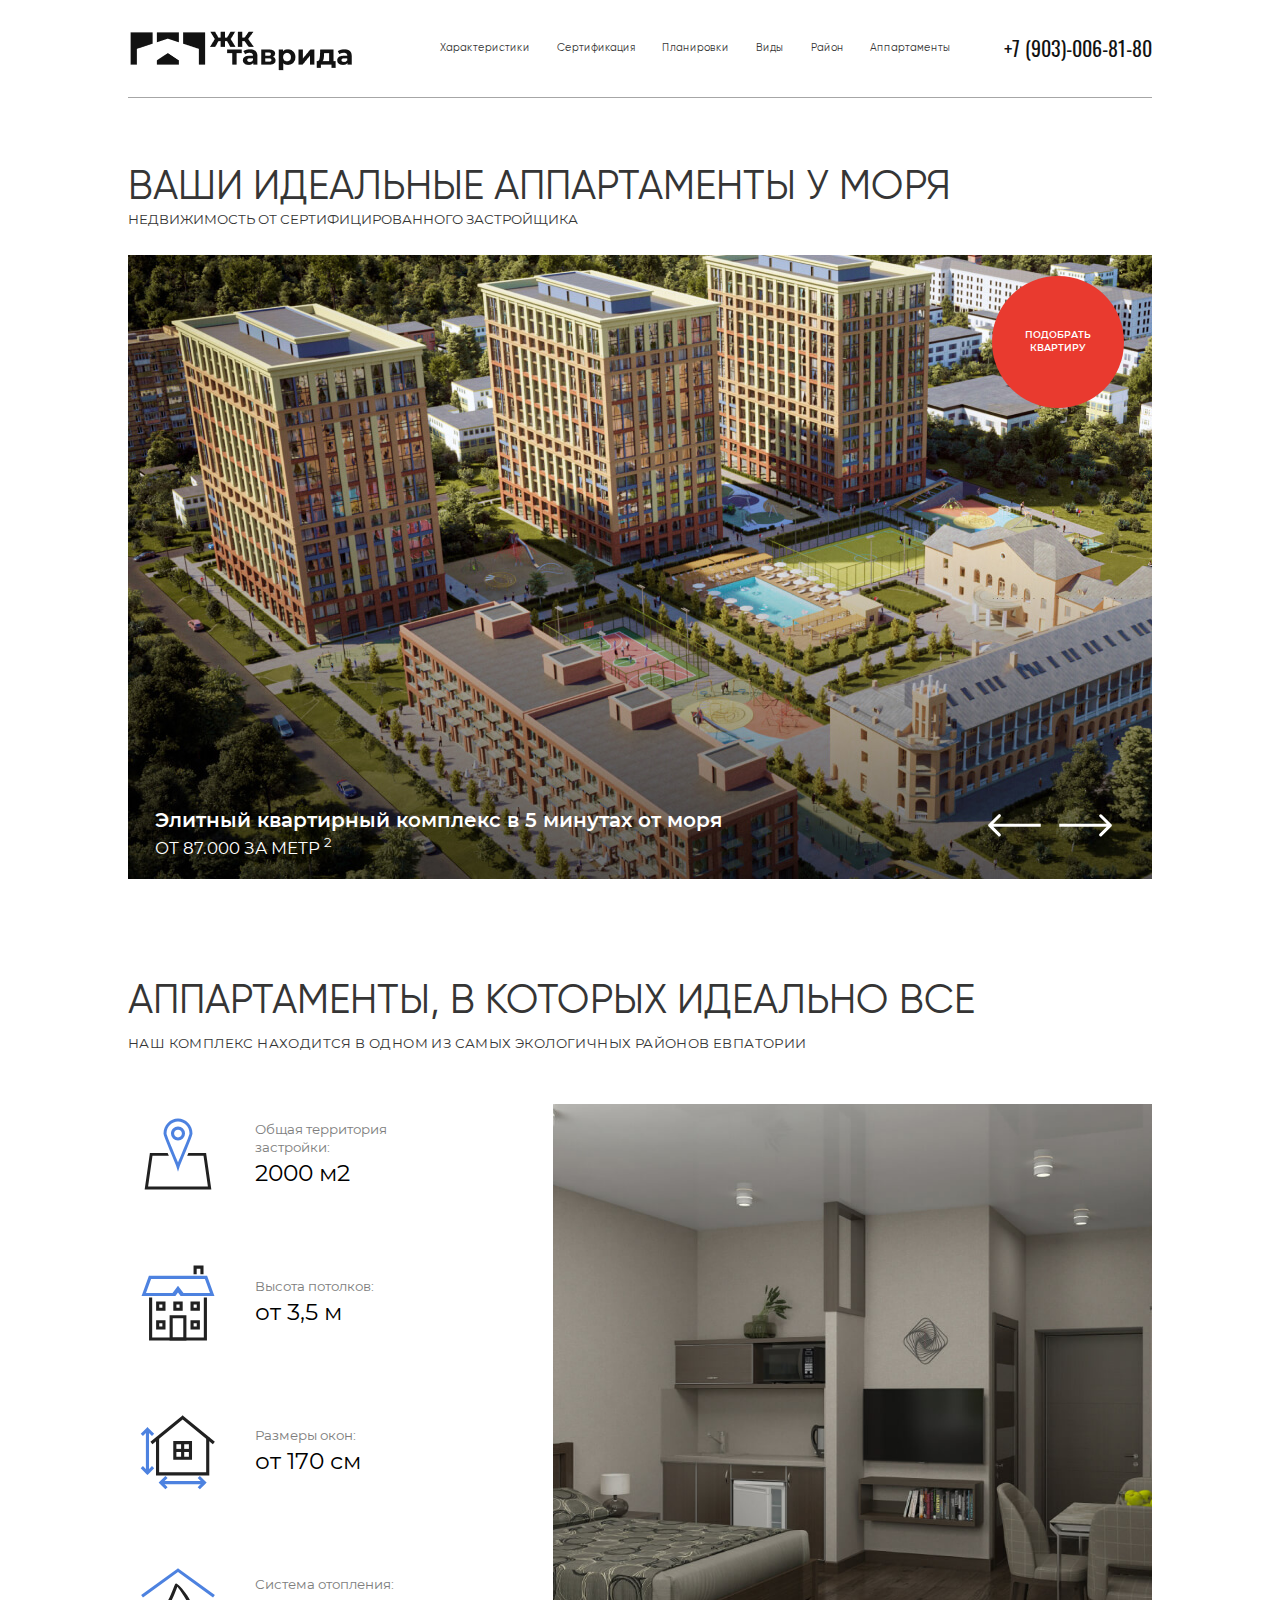
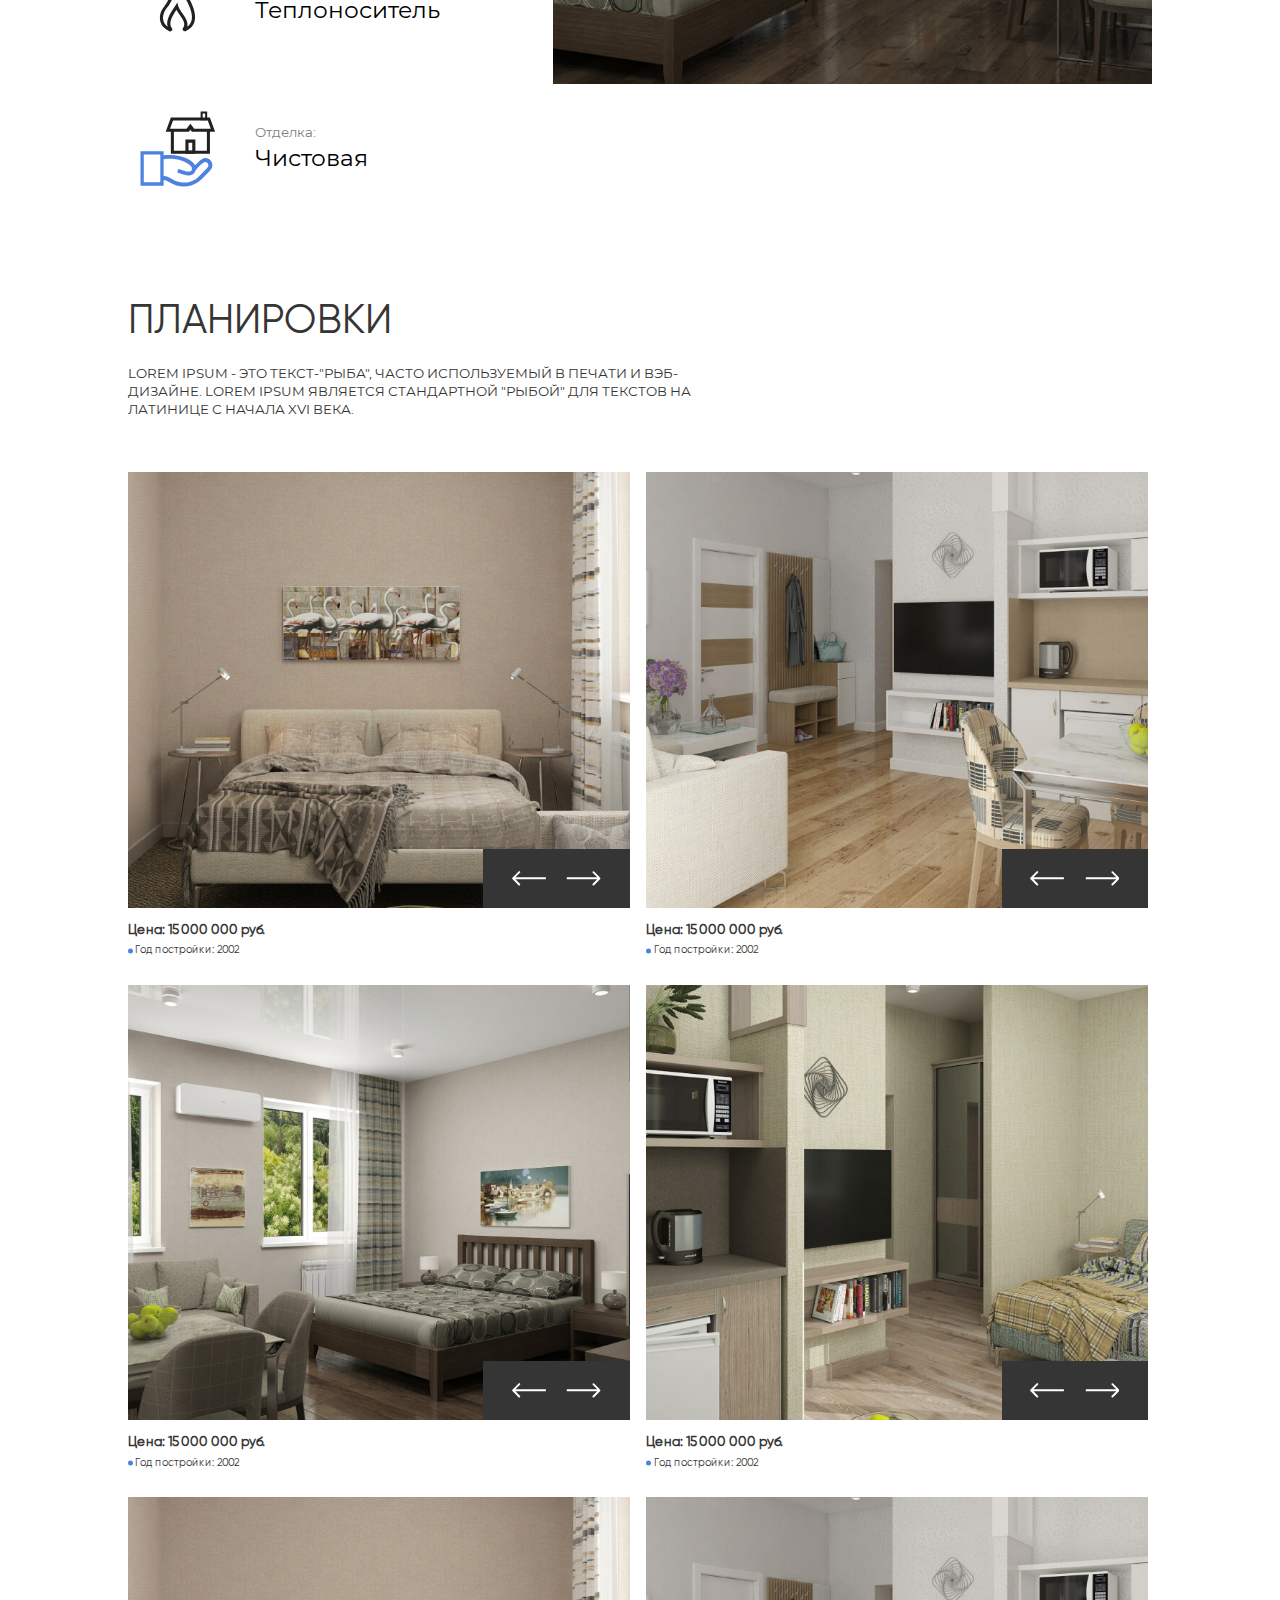
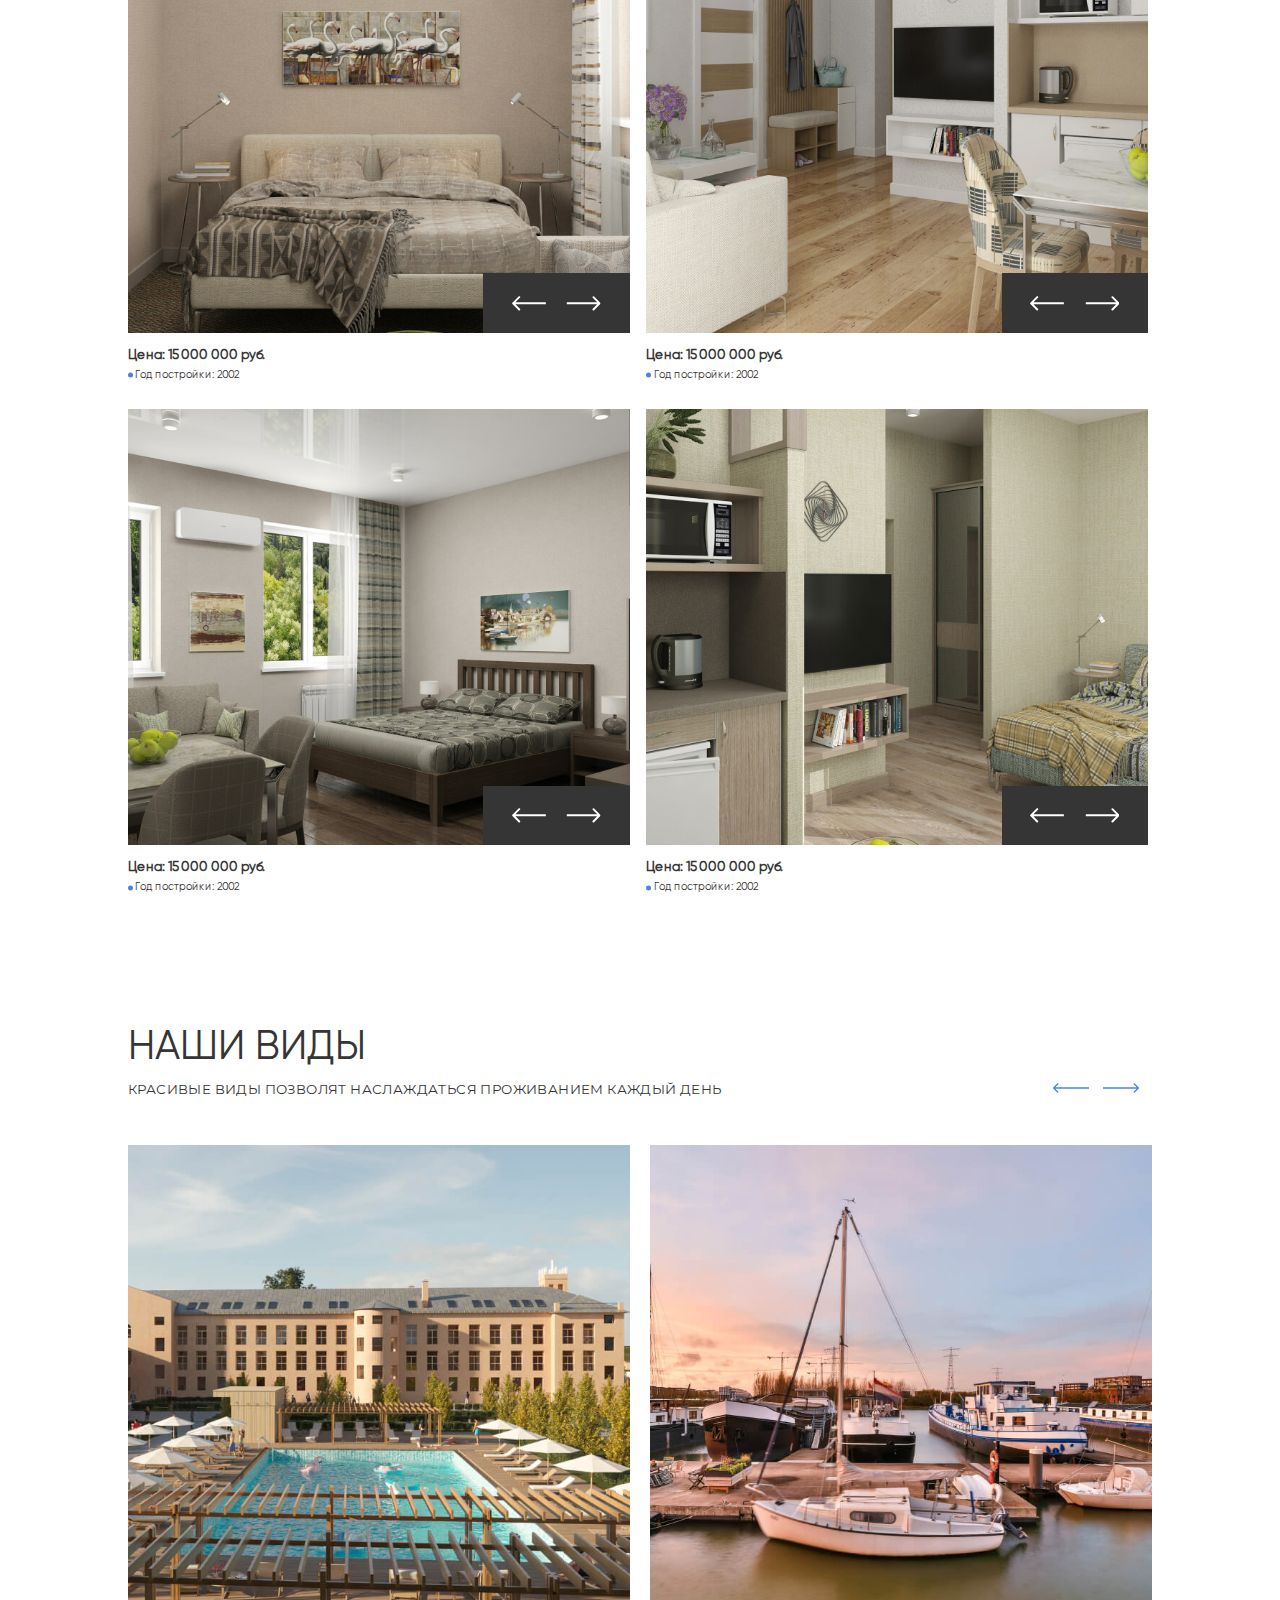
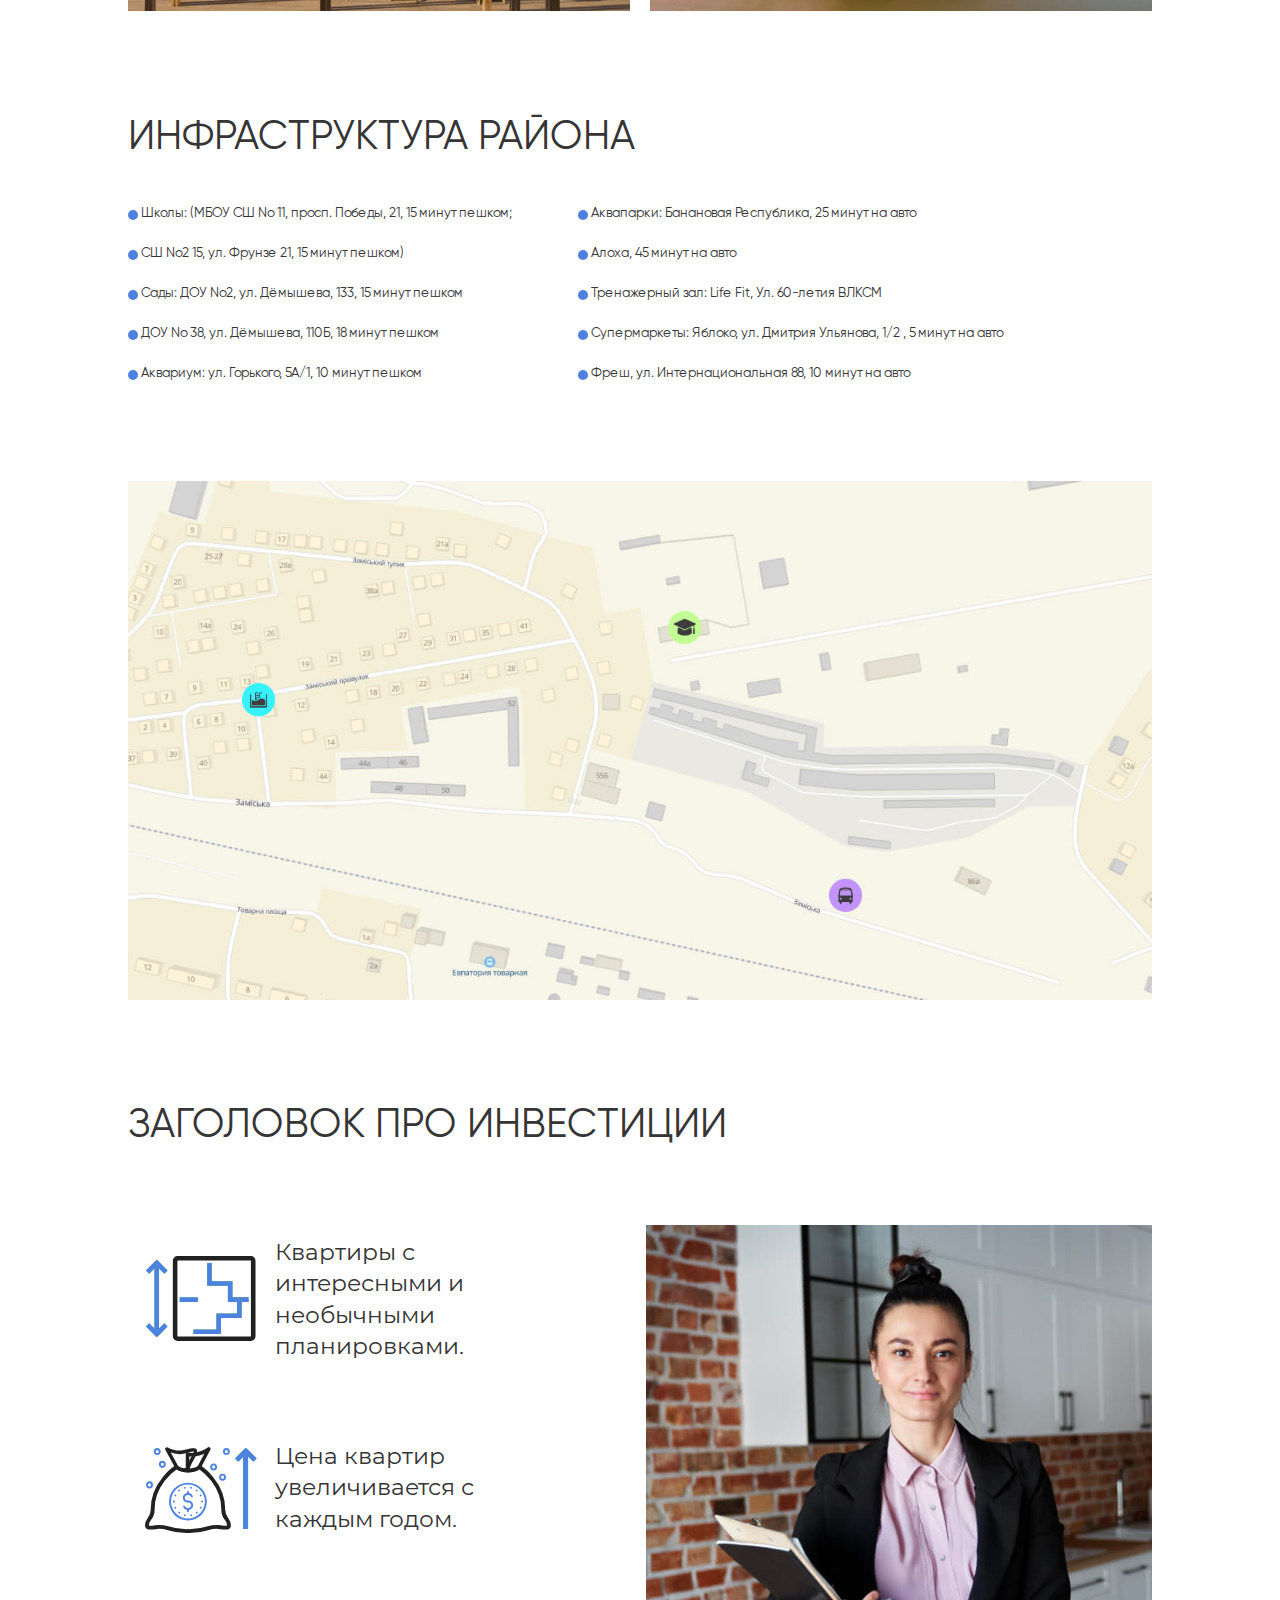
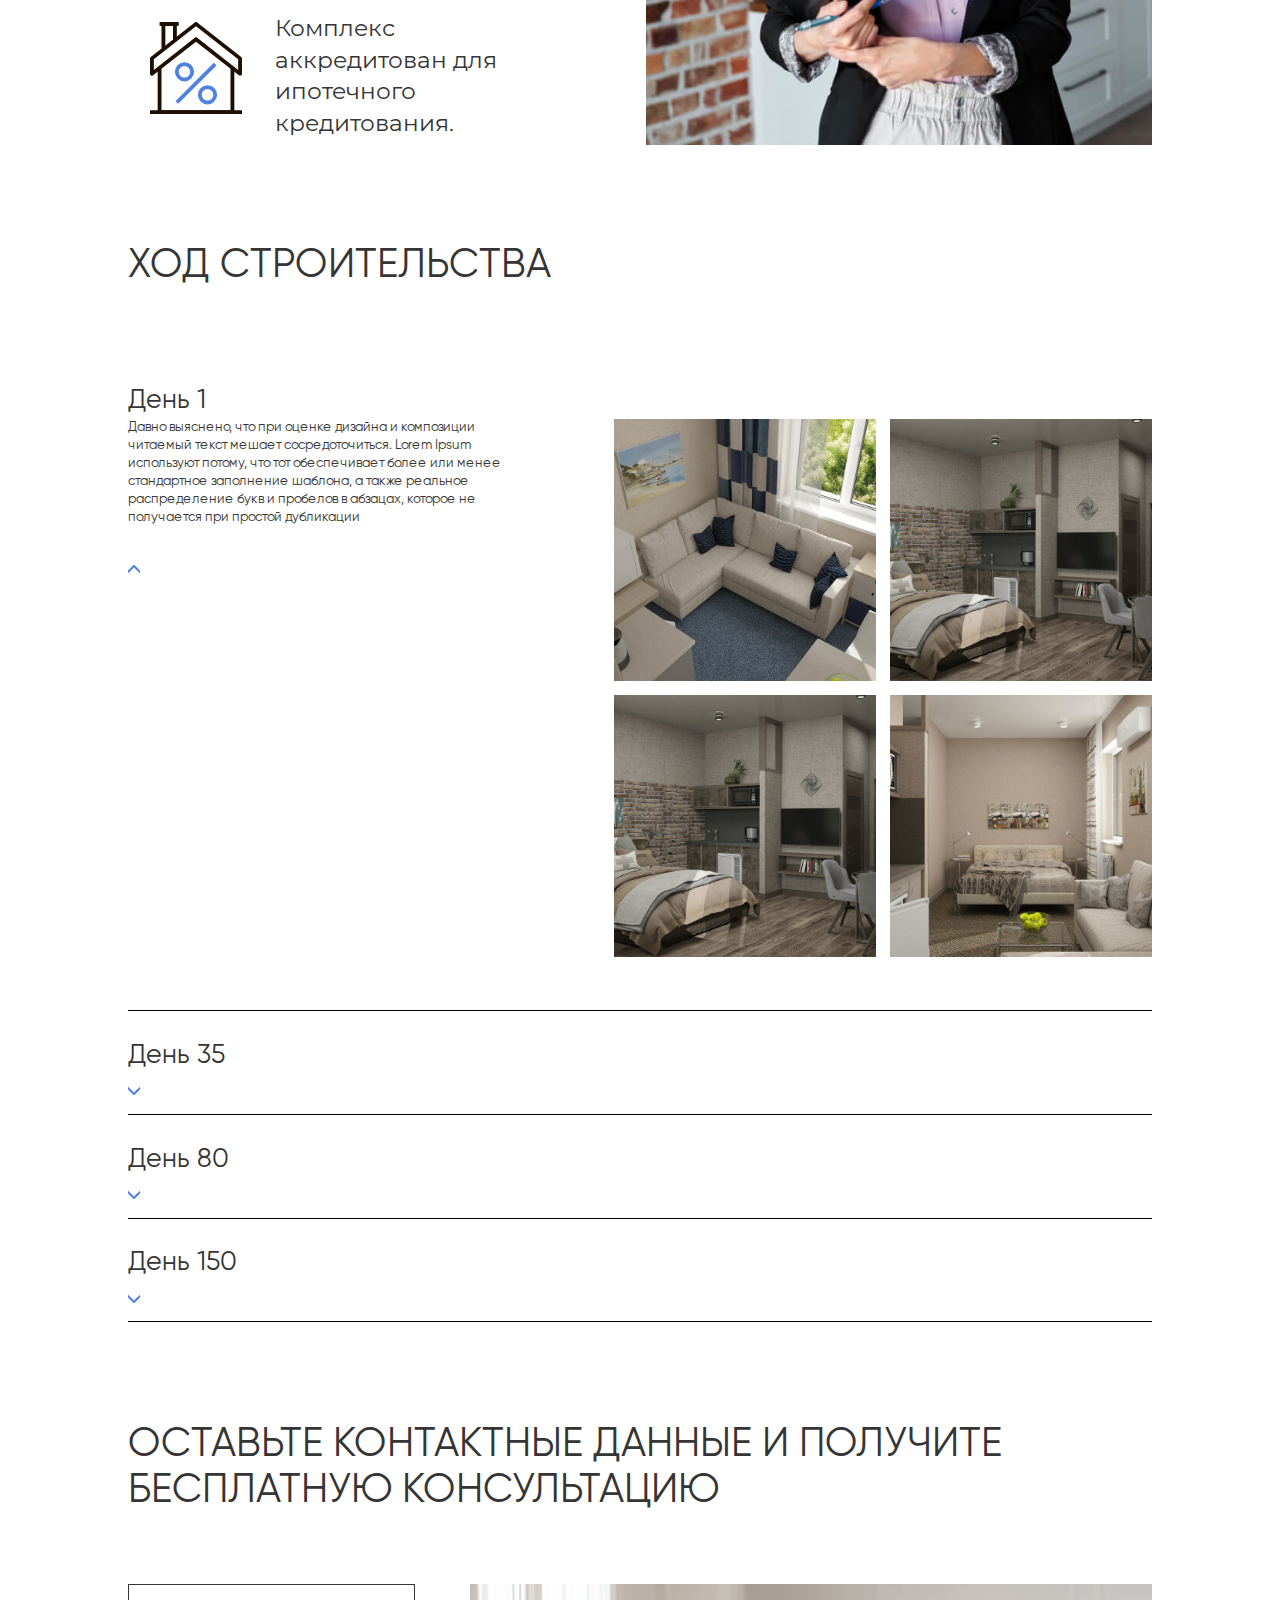
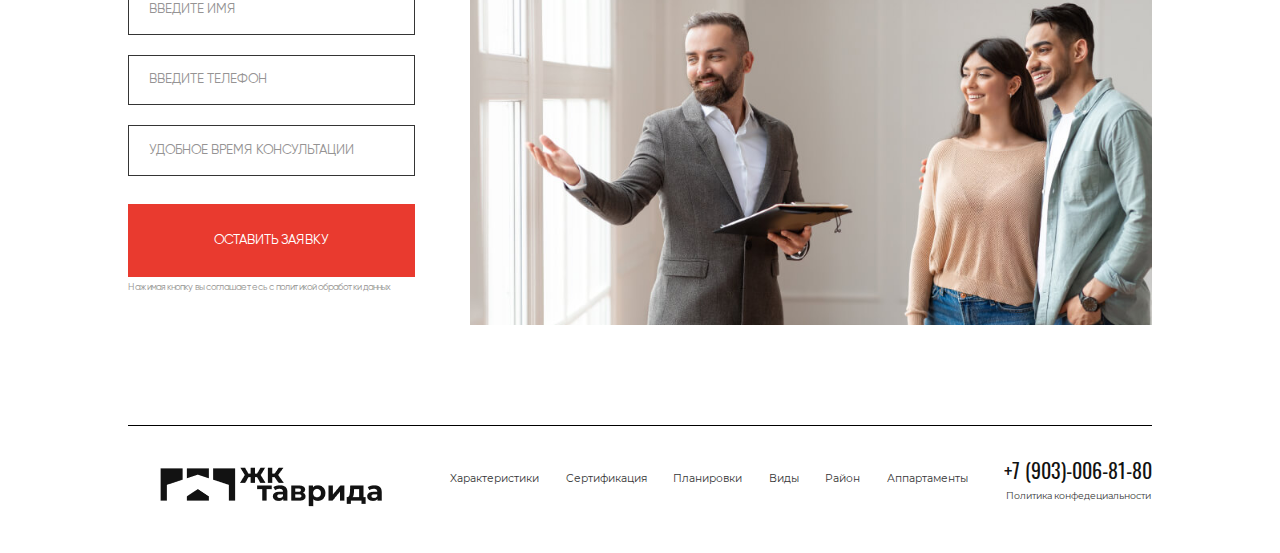
<file: index.html>
<!DOCTYPE html>
<html lang="ru-RU">
  <head>
    <meta charset="UTF-8" />
    <meta name="viewport" content="width=device-width, initial-scale=1.0" />

    <title>Test</title>
    <meta name="description" content="" />

    <link rel="icon" type="image/png" href="favicon/favicon.png" />
<link rel="icon" href="favicon/favicon.svg" />

    <meta property="og:title" content="" />
    <meta property="og:description" content="" />
    <meta property="og:url" content="" />
    <meta property="og:image" content="" />

    <link rel="stylesheet" type="text/css" href="css/main.css" />
    <meta name="format-detection" content="telephone=no" />
  </head>
  <body>
    <header class="header" id="main_header">
  <div class="header__container container">
    <div class="header__wrapper top-wrapper">
      <div class="header__logo logo">
        <picture>
          <source
            media="(min-width: 1024px)"
            srcset="images/global/logo_full.png"
          />
          <source media="(min-width: 320px)" srcset="images/global/logo.png" />
          <img src="images/global/logo.png" alt="Логотип" />
        </picture>
      </div>
      <nav class="header__navigation navigation">
        <div class="header__navigation-wrapper">
          <button class="header__navigation-btn btn--close">
            <svg class="icon">
              <use xlink:href="svg-sprite/sprite.svg#icon-close"></use>
            </svg>
          </button>
          <ul class="header__navigation-list">
            <li class="header__navigation-list-item">
              <a class="scroll" href="#about">Xарактеристики</a>
            </li>
            <li class="header__navigation-list-item">
              <a href="">Cертификация</a>
            </li>
            <li class="header__navigation-list-item">
              <a class="scroll" href="#plans">Планировки</a>
            </li>
            <li class="header__navigation-list-item">
              <a class="scroll" href="#views">Виды</a>
            </li>
            <li class="header__navigation-list-item">
              <a class="scroll" href="#infrastructure">Район</a>
            </li>
            <li class="header__navigation-list-item">
              <a class="scroll" href="#main_header">Аппартаменты</a>
            </li>
          </ul>
        </div>
      </nav>

      <button class="header__menu-toggle menu-toggle">
        <span class="menu-toggle__icon"></span>
      </button>
      <a class="header__call call-desktop" href="tel:7(903)-006-81-80"
        >+7 (903)-006-81-80</a
      >
      <a class="header__call call-tel" href="tel:7(903)-006-81-80">
        <svg class="icon">
          <use xlink:href="svg-sprite/sprite.svg#tel"></use>
        </svg>
      </a>
    </div>
    <h2 class="header__title title title--size-sm">
      Ваши идеальные аппартаменты у моря
    </h2>
    <p class="header__text text">
      Недвижимость от сертифицированного застройщика
    </p>
    <div class="header__intro-swiper swiper-container">
      <div class="swiper-wrapper">
        <div class="swiper-slide intro-slide">
          <div class="intro-slide__content">
            <p class="intro-slide__text">
              Элитный квартирный комплекс в 5 минутах от моря
            </p>
            <span class="intro-slide__text_count"
              >От 87.000 за метр<sup>2</sup>
            </span>
            <a class="intro-slide__link" href=""
              >Подобрать <span>квартиру</span>
            </a>
          </div>
        </div>
      </div>

      <div class="swiper-button-group">
        <button class="swiper-button-prev">
          <svg class="icon">
            <use xlink:href="svg-sprite/sprite.svg#left_arr"></use>
          </svg>
        </button>
        <button class="swiper-button-next">
          <svg class="icon">
            <use xlink:href="svg-sprite/sprite.svg#arr_right"></use>
          </svg>
        </button>
      </div>
    </div>
  </div>
</header>
 <section id="about" class="about">
  <div class="container">
    <h2 class="about__title title title--size-sm wow fadeInDown">
      аппартаменты, в которых идеально все
    </h2>
    <p class="about__discription textUp wow fadeInDown">
      Наш комплекс находится в одном из самых экологичных районов евпатории
    </p>
    <div class="about_content">
      <div class="about_content__features">
        <div class="features__item wow fadeInDown delay-1000@lg">
          <svg class="icon features__item-icon--geo">
            <use xlink:href="svg-sprite/sprite.svg#geo"></use>
          </svg>
          <div class="features__item-description">
            <p class="item-description-text">Общая территория застройки:</p>
            <span class="item-description-count"> 2000 м2</span>
          </div>
        </div>
        <div class="features__item wow fadeInDown delay-1000@lg">
          <svg class="icon features__item-icon--house">
            <use xlink:href="svg-sprite/sprite.svg#house"></use>
          </svg>
          <div class="features__item-description">
            <p class="item-description-text">Высота потолков:</p>
            <span class="item-description-count"> от 3,5 м</span>
          </div>
        </div>
        <div class="features__item wow fadeInDown delay-1000@lg">
          <svg class="icon features__item-icon--house_1">
            <use xlink:href="svg-sprite/sprite.svg#house_1"></use>
          </svg>
          <div class="features__item-description">
            <p class="item-description-text">Размеры окон:</p>
            <span class="item-description-count"> от 170 см</span>
          </div>
        </div>
        <div class="features__item wow fadeInDown delay-1000@lg">
          <svg class="icon features__item-icon--fire">
            <use xlink:href="svg-sprite/sprite.svg#fire"></use>
          </svg>
          <div class="features__item-description">
            <p class="item-description-text">Система отопления:</p>
            <span class="item-description-count"> Теплоноситель</span>
          </div>
        </div>
        <div class="features__item wow fadeInDown delay-1000@lg">
          <svg class="icon features__item-icon--homeHand">
            <use xlink:href="svg-sprite/sprite.svg#homeHand"></use>
          </svg>
          <div class="features__item-description">
            <p class="item-description-text">Отделка:</p>
            <span class="item-description-count"> Чистовая</span>
          </div>
        </div>
      </div>
      <div class="about_content__img">
        <img
          class="about_content__features-img wow fadeInUp"
          src="images/global/about_img_des.jpg"
          alt=""
        />
      </div>
    </div>
  </div>
</section>

    <section id="plans" class="plans">
  <div class="container">
    <h2 class="plans__title title title--size-sm wow fadeInDown">планировки</h2>
    <p class="plans__discription wow fadeInDown">
      Lorem Ipsum - это текст-"рыба", часто используемый в печати и вэб-дизайне.
      Lorem Ipsum является стандартной "рыбой" для текстов на латинице с начала
      XVI века.
    </p>
    <div class="plans__content">
      <div class="plan plan_1 wow fadeInLeft">
        <div class="plan-swiper plan_1-swiper swiper-container">
          <div class="swiper-wrapper">
            <div class="swiper-slide">
              <img
                data-fancybox
                data-src="images/plans/plan_1_des.jpg"
                src="images/plans/plan_1_des.jpg"
                alt=""
              />
            </div>
            <div class="swiper-slide">
              <img
                data-fancybox
                data-src="images/plans/plan_2_des.jpg"
                src="images/plans/plan_2_des.jpg"
                alt=""
              />
            </div>
            <div class="swiper-slide">
              <img
                data-fancybox
                data-src="images/plans/plan_3_des.jpg"
                src="images/plans/plan_3_des.jpg"
                alt=""
              />
            </div>
          </div>
          <div class="swiper-button-group">
            <button class="swiper-button-prev">
              <svg class="icon">
                <use xlink:href="svg-sprite/sprite.svg#left_arr"></use>
              </svg>
            </button>
            <button class="swiper-button-next">
              <svg class="icon">
                <use xlink:href="svg-sprite/sprite.svg#arr_right"></use>
              </svg>
            </button>
          </div>
        </div>
        <div class="plan__info plan_1__info">
          <span class="info_price text--size-md">Цена: 15 000 000 руб.</span>
          <span class="info_year">Год постройки: 2002</span>
        </div>
      </div>
      <div class="plan plan_1 wow fadeInRight plan-hidden">
        <div class="plan-swiper plan_1-swiper swiper-container">
          <div class="swiper-wrapper">
            <div class="swiper-slide">
              <img
                data-fancybox
                data-src="images/plans/plan_2_des.jpg"
                src="images/plans/plan_2_des.jpg"
                alt=""
              />
            </div>
            <div class="swiper-slide">
              <img
                data-fancybox
                data-src="images/plans/plan_3_des.jpg"
                src="images/plans/plan_3_des.jpg"
                alt=""
              />
            </div>
            <div class="swiper-slide">
              <img
                data-fancybox
                data-src="images/plans/plan_4_des.jpg"
                src="images/plans/plan_4_des.jpg"
                alt=""
              />
            </div>
          </div>
          <div class="swiper-button-group">
            <button class="swiper-button-prev">
              <svg class="icon">
                <use xlink:href="svg-sprite/sprite.svg#left_arr"></use>
              </svg>
            </button>
            <button class="swiper-button-next">
              <svg class="icon">
                <use xlink:href="svg-sprite/sprite.svg#arr_right"></use>
              </svg>
            </button>
          </div>
        </div>
        <div class="plan__info plan_1__info">
          <span class="info_price text--size-md">Цена: 15 000 000 руб.</span>
          <span class="info_year">Год постройки: 2002</span>
        </div>
      </div>
      <div class="plan plan_1 wow fadeInLeft plan-hidden">
        <div class="plan-swiper plan_1-swiper swiper-container">
          <div class="swiper-wrapper">
            <div class="swiper-slide">
              <img
                data-fancybox
                data-src="images/plans/plan_3_des.jpg"
                src="images/plans/plan_3_des.jpg"
                alt=""
              />
            </div>
            <div class="swiper-slide">
              <img
                data-fancybox
                data-src="images/plans/plan_4_des.jpg"
                src="images/plans/plan_4_des.jpg"
                alt=""
              />
            </div>
            <div class="swiper-slide">
              <img
                data-fancybox
                data-src="images/plans/plan_1_des.jpg"
                src="images/plans/plan_1_des.jpg"
                alt=""
              />
            </div>
          </div>
          <div class="swiper-button-group">
            <button class="swiper-button-prev">
              <svg class="icon">
                <use xlink:href="svg-sprite/sprite.svg#left_arr"></use>
              </svg>
            </button>
            <button class="swiper-button-next">
              <svg class="icon">
                <use xlink:href="svg-sprite/sprite.svg#arr_right"></use>
              </svg>
            </button>
          </div>
        </div>
        <div class="plan__info plan_1__info">
          <span class="info_price text--size-md">Цена: 15 000 000 руб.</span>
          <span class="info_year">Год постройки: 2002</span>
        </div>
      </div>
      <div class="plan plan_1 wow fadeInRight plan-hidden">
        <div class="plan-swiper plan_1-swiper swiper-container">
          <div class="swiper-wrapper">
            <div class="swiper-slide">
              <img
                data-fancybox
                data-src="images/plans/plan_4_des.jpg"
                src="images/plans/plan_4_des.jpg"
                alt=""
              />
            </div>
            <div class="swiper-slide">
              <img
                data-fancybox
                data-src="images/plans/plan_1_des.jpg"
                src="images/plans/plan_1_des.jpg"
                alt=""
              />
            </div>
            <div class="swiper-slide">
              <img
                data-fancybox
                data-src="images/plans/plan_2_des.jpg"
                src="images/plans/plan_2_des.jpg"
                alt=""
              />
            </div>
          </div>
          <div class="swiper-button-group">
            <button class="swiper-button-prev">
              <svg class="icon">
                <use xlink:href="svg-sprite/sprite.svg#left_arr"></use>
              </svg>
            </button>
            <button class="swiper-button-next">
              <svg class="icon">
                <use xlink:href="svg-sprite/sprite.svg#arr_right"></use>
              </svg>
            </button>
          </div>
        </div>
        <div class="plan__info plan_1__info">
          <span class="info_price text--size-md">Цена: 15 000 000 руб.</span>
          <span class="info_year">Год постройки: 2002</span>
        </div>
      </div>
      <div class="plan plan_1 wow fadeInLeft plan-hidden">
        <div class="plan-swiper plan_1-swiper swiper-container">
          <div class="swiper-wrapper">
            <div class="swiper-slide">
              <img
                data-fancybox
                data-src="images/plans/plan_1_des.jpg"
                src="images/plans/plan_1_des.jpg"
                alt=""
              />
            </div>
            <div class="swiper-slide">
              <img
                data-fancybox
                data-src="images/plans/plan_2_des.jpg"
                src="images/plans/plan_2_des.jpg"
                alt=""
              />
            </div>
            <div class="swiper-slide">
              <img
                data-fancybox
                data-src="images/plans/plan_3_des.jpg"
                src="images/plans/plan_3_des.jpg"
                alt=""
              />
            </div>
          </div>
          <div class="swiper-button-group">
            <button class="swiper-button-prev">
              <svg class="icon">
                <use xlink:href="svg-sprite/sprite.svg#left_arr"></use>
              </svg>
            </button>
            <button class="swiper-button-next">
              <svg class="icon">
                <use xlink:href="svg-sprite/sprite.svg#arr_right"></use>
              </svg>
            </button>
          </div>
        </div>
        <div class="plan__info plan_1__info">
          <span class="info_price text--size-md">Цена: 15 000 000 руб.</span>
          <span class="info_year">Год постройки: 2002</span>
        </div>
      </div>
      <div class="plan plan_1 wow fadeInRight plan-hidden">
        <div class="plan-swiper plan_1-swiper swiper-container">
          <div class="swiper-wrapper">
            <div class="swiper-slide">
              <img
                data-fancybox
                data-src="images/plans/plan_2_des.jpg"
                src="images/plans/plan_2_des.jpg"
                alt=""
              />
            </div>
            <div class="swiper-slide">
              <img
                data-fancybox
                data-src="images/plans/plan_3_des.jpg"
                src="images/plans/plan_3_des.jpg"
                alt=""
              />
            </div>
            <div class="swiper-slide">
              <img
                data-fancybox
                data-src="images/plans/plan_4_des.jpg"
                src="images/plans/plan_4_des.jpg"
                alt=""
              />
            </div>
          </div>
          <div class="swiper-button-group">
            <button class="swiper-button-prev">
              <svg class="icon">
                <use xlink:href="svg-sprite/sprite.svg#left_arr"></use>
              </svg>
            </button>
            <button class="swiper-button-next">
              <svg class="icon">
                <use xlink:href="svg-sprite/sprite.svg#arr_right"></use>
              </svg>
            </button>
          </div>
        </div>
        <div class="plan__info plan_1__info">
          <span class="info_price text--size-md">Цена: 15 000 000 руб.</span>
          <span class="info_year">Год постройки: 2002</span>
        </div>
      </div>
      <div class="plan plan_1 wow fadeInLeft plan-hidden">
        <div class="plan-swiper plan_1-swiper swiper-container">
          <div class="swiper-wrapper">
            <div class="swiper-slide">
              <img
                data-fancybox
                data-src="images/plans/plan_3_des.jpg"
                src="images/plans/plan_3_des.jpg"
                alt=""
              />
            </div>
            <div class="swiper-slide">
              <img
                data-fancybox
                data-src="images/plans/plan_4_des.jpg"
                src="images/plans/plan_4_des.jpg"
                alt=""
              />
            </div>
            <div class="swiper-slide">
              <img
                data-fancybox
                data-src="images/plans/plan_1_des.jpg"
                src="images/plans/plan_1_des.jpg"
                alt=""
              />
            </div>
          </div>
          <div class="swiper-button-group">
            <button class="swiper-button-prev">
              <svg class="icon">
                <use xlink:href="svg-sprite/sprite.svg#left_arr"></use>
              </svg>
            </button>
            <button class="swiper-button-next">
              <svg class="icon">
                <use xlink:href="svg-sprite/sprite.svg#arr_right"></use>
              </svg>
            </button>
          </div>
        </div>
        <div class="plan__info plan_1__info">
          <span class="info_price text--size-md">Цена: 15 000 000 руб.</span>
          <span class="info_year">Год постройки: 2002</span>
        </div>
      </div>
      <div class="plan plan_1 wow fadeInRight plan-hidden">
        <div class="plan-swiper plan_1-swiper swiper-container">
          <div class="swiper-wrapper">
            <div class="swiper-slide">
              <img
                data-fancybox
                data-src="images/plans/plan_4_des.jpg"
                src="images/plans/plan_4_des.jpg"
                alt=""
              />
            </div>
            <div class="swiper-slide">
              <img
                data-fancybox
                data-src="images/plans/plan_1_des.jpg"
                src="images/plans/plan_1_des.jpg"
                alt=""
              />
            </div>
            <div class="swiper-slide">
              <img
                data-fancybox
                data-src="images/plans/plan_2_des.jpg"
                src="images/plans/plan_2_des.jpg"
                alt=""
              />
            </div>
          </div>
          <div class="swiper-button-group">
            <button class="swiper-button-prev">
              <svg class="icon">
                <use xlink:href="svg-sprite/sprite.svg#left_arr"></use>
              </svg>
            </button>
            <button class="swiper-button-next">
              <svg class="icon">
                <use xlink:href="svg-sprite/sprite.svg#arr_right"></use>
              </svg>
            </button>
          </div>
        </div>
        <div class="plan__info plan_1__info">
          <span class="info_price text--size-md">Цена: 15 000 000 руб.</span>
          <span class="info_year">Год постройки: 2002</span>
        </div>
      </div>
    </div>
  </div>
</section>
 <section id="views" class="views">
  <div class="container">
    <h2 class="views__title title title--size-sm wow fadeInDown">Наши виды</h2>
    <p class="views__discription textUp wow fadeInDown">
      Красивые виды позволят наслаждаться проживанием каждый день
    </p>
    <div class="views-swiper swiper-container wow fadeInLeft">
      <div class="swiper-button-group">
        <button class="views-swiper-button-prev">
          <svg class="icon">
            <use xlink:href="svg-sprite/sprite.svg#left_arr_view"></use>
          </svg>
        </button>
        <button class="views-swiper-button-next">
          <svg class="icon">
            <use xlink:href="svg-sprite/sprite.svg#arr_right_view"></use>
          </svg>
        </button>
      </div>

      <div class="swiper-wrapper">
        <div class="swiper-slide">
          <img
            data-fancybox
            data-src="images/views/view_1_des.jpg"
            src="images/views/view_1_des.jpg"
            alt=""
          />
        </div>
        <div class="swiper-slide">
          <img
            data-fancybox
            data-src="images/views/view_2_des.jpg"
            src="images/views/view_2_des.jpg"
            alt=""
          />
        </div>
        <div class="swiper-slide">
          <img
            data-fancybox
            data-src="images/views/view_3_des.jpg"
            src="images/views/view_3_des.jpg"
            alt=""
          />
        </div>
        <div class="swiper-slide">
          <img
            data-fancybox
            data-src="images/views/view_4_des.jpg"
            src="images/views/view_4_des.jpg"
            alt=""
          />
        </div>
      </div>

      <div class="swiper-button-group_mob">
        <button class="views-swiper-button-prev">
          <svg class="icon">
            <use xlink:href="svg-sprite/sprite.svg#left_arr_view"></use>
          </svg>
        </button>
        <button class="views-swiper-button-next">
          <svg class="icon">
            <use xlink:href="svg-sprite/sprite.svg#arr_right_view"></use>
          </svg>
        </button>
      </div>
    </div>
  </div>
</section>

    <section id="infrastructure" class="infrastructure">
  <div class="container">
    <h2 class="infrastructure__title title title--size-sm wow fadeInDown">
      Инфраструктура района
    </h2>
    <div class="infrastructure__content">
      <div class="infrastructure__lists">
        <ul class="infrastructure__list list_1 wow fadeIn delay-500">
          <li class="infrastructure__list-item">
            Школы: (МБОУ СШ No 11, просп. Победы, 21, 15 минут пешком;
          </li>
          <li class="infrastructure__list-item">
            СШ No2 15, ул. Фрунзе 21, 15 минут пешком)
          </li>
          <li class="infrastructure__list-item">
            Сады: ДОУ No2, ул. Дёмышева, 133, 15 минут пешком
          </li>
          <li class="infrastructure__list-item">
            ДОУ No 38, ул. Дёмышева, 110Б, 18 минут пешком
          </li>
          <li class="infrastructure__list-item">
            Аквариум: ул. Горького, 5А/1, 10 минут пешком
          </li>
        </ul>
        <ul class="infrastructure__list list_2 wow fadeIn delay-500">
          <li class="infrastructure__list-item">
            Аквапарки: Банановая Республика, 25 минут на авто
          </li>
          <li class="infrastructure__list-item">Алоха, 45 минут на авто</li>
          <li class="infrastructure__list-item">
            Тренажерный зал: Life Fit, Ул. 60-летия ВЛКСМ
          </li>
          <li class="infrastructure__list-item">
            Супермаркеты: Яблоко, ул. Дмитрия Ульянова, 1/2 , 5 минут на авто
          </li>
          <li class="infrastructure__list-item">
            Фреш, ул. Интернациональная 88, 10 минут на авто
          </li>
        </ul>
      </div>
      <div class="map wow fadeIn delay-1000">
        <img src="images/infrastructure/map_des.jpg" alt="" />
      </div>
      <!-- <div class="mymap" id="map"></div> -->
    </div>
  </div>
</section>

    <section id="investing" class="investing">
  <div class="container">
    <h2 class="investing__title title title--size-sm wow fadeInDown">
      Заголовок про инвестиции
    </h2>
    <div class="investing__content">
      <div class="investing__content-wrapper">
        <div class="investing__content-item wow fadeInDown delay-1000">
          <svg class="icon">
            <use xlink:href="svg-sprite/sprite.svg#plan"></use>
          </svg>
          <p class="content-item-description">
            Квартиры с интересными и необычными планировками.
          </p>
        </div>
        <div class="investing__content-item wow fadeInDown delay-1000">
          <svg class="icon">
            <use xlink:href="svg-sprite/sprite.svg#bag"></use>
          </svg>
          <p class="content-item-description">
            Цена квартир увеличивается с каждым годом.
          </p>
        </div>
        <div class="investing__content-item wow fadeInDown delay-1000">
          <svg class="icon">
            <use xlink:href="svg-sprite/sprite.svg#persent"></use>
          </svg>
          <p class="content-item-description">
            Комплекс аккредитован для ипотечного кредитования.
          </p>
        </div>
      </div>
      <div class="investing__content-pic wow fadeInUp">
        <img src="images/investing/img_des.jpg" alt="" />
      </div>
    </div>
  </div>
</section>
 <section id="building" class="building">
  <div class="container">
    <h2 class="building__title title title--size-sm wow fadeInDown">
      Ход строительства
    </h2>
    <div class="building__accordion">
      <div class="accordion_item accordion_item--active">
        <div class="accordion_item-trigger text--size-lg wow fadeInDown">
          День 1
          <span class="accordion_item-trigger_arrow"></span>
        </div>
        <div class="accordion_item-content">
          <div class="content_wrapper">
            <p class="item-content_text wow fadeIn delay-250">
              Давно выяснено, что при оценке дизайна и композиции читаемый текст
              мешает сосредоточиться. Lorem Ipsum используют потому, что тот
              обеспечивает более или менее стандартное заполнение шаблона, а
              также реальное распределение букв и пробелов в абзацах, которое не
              получается при простой дубликации
            </p>
            <div class="item-content_gallery wow fadeInUp">
              <div class="gallery-item">
                <img
                  data-fancybox="gallery_1"
                  data-src="images/building/img_1_des.jpg"
                  src="images/building/img_1_des.jpg"
                  alt=""
                />
              </div>
              <div class="gallery-item">
                <img
                  data-fancybox="gallery_1"
                  data-src="images/building/img_2_des.jpg"
                  src="images/building/img_2_des.jpg"
                  alt=""
                />
              </div>
              <div class="gallery-item">
                <img
                  data-fancybox="gallery_1"
                  data-src="images/building/img_2_des.jpg"
                  src="images/building/img_2_des.jpg"
                  alt=""
                />
              </div>
              <div class="gallery-item">
                <img
                  data-fancybox="gallery_1"
                  data-src="images/building/img_3_des.jpg"
                  src="images/building/img_3_des.jpg"
                  alt=""
                />
              </div>
            </div>
          </div>
        </div>
      </div>
      <div class="accordion_item">
        <div class="accordion_item-trigger text--size-lg wow fadeInDown">
          День 35
          <span class="accordion_item-trigger_arrow"></span>
        </div>
        <div class="accordion_item-content">
          <div class="content_wrapper">
            <p class="item-content_text wow fadeIn delay-250">
              Давно выяснено, что при оценке дизайна и композиции читаемый текст
              мешает сосредоточиться. Lorem Ipsum используют потому, что тот
              обеспечивает более или менее стандартное заполнение шаблона, а
              также реальное распределение букв и пробелов в абзацах, которое не
              получается при простой дубликации
            </p>
            <div class="item-content_gallery wow fadeInUp">
              <div class="gallery-item">
                <img
                  data-fancybox="gallery_2"
                  data-src="images/building/img_1_des.jpg"
                  src="images/building/img_1_des.jpg"
                  alt=""
                />
              </div>
              <div class="gallery-item">
                <img
                  data-fancybox="gallery_2"
                  data-src="images/building/img_2_des.jpg"
                  src="images/building/img_2_des.jpg"
                  alt=""
                />
              </div>
              <div class="gallery-item">
                <img
                  data-fancybox="gallery_2"
                  data-src="images/building/img_2_des.jpg"
                  src="images/building/img_2_des.jpg"
                  alt=""
                />
              </div>
              <div class="gallery-item">
                <img
                  data-fancybox="gallery_2"
                  data-src="images/building/img_3_des.jpg"
                  src="images/building/img_3_des.jpg"
                  alt=""
                />
              </div>
            </div>
          </div>
        </div>
      </div>
      <div class="accordion_item">
        <div class="accordion_item-trigger text--size-lg wow fadeInDown">
          День 80
          <span class="accordion_item-trigger_arrow"></span>
        </div>
        <div class="accordion_item-content">
          <div class="content_wrapper">
            <p class="item-content_text wow fadeIn delay-250">
              Давно выяснено, что при оценке дизайна и композиции читаемый текст
              мешает сосредоточиться. Lorem Ipsum используют потому, что тот
              обеспечивает более или менее стандартное заполнение шаблона, а
              также реальное распределение букв и пробелов в абзацах, которое не
              получается при простой дубликации
            </p>
            <div class="item-content_gallery wow fadeInUp">
              <div class="gallery-item">
                <img
                  data-fancybox="gallery_3"
                  data-src="images/building/img_1_des.jpg"
                  src="images/building/img_1_des.jpg"
                  alt=""
                />
              </div>
              <div class="gallery-item">
                <img
                  data-fancybox="gallery_3"
                  data-src="images/building/img_2_des.jpg"
                  src="images/building/img_2_des.jpg"
                  alt=""
                />
              </div>
              <div class="gallery-item">
                <img
                  data-fancybox="gallery_3"
                  data-src="images/building/img_2_des.jpg"
                  src="images/building/img_2_des.jpg"
                  alt=""
                />
              </div>
              <div class="gallery-item">
                <img
                  data-fancybox="gallery_3"
                  data-src="images/building/img_3_des.jpg"
                  src="images/building/img_3_des.jpg"
                  alt=""
                />
              </div>
            </div>
          </div>
        </div>
      </div>
      <div class="accordion_item">
        <div class="accordion_item-trigger text--size-lg wow fadeInDown">
          День 150
          <span class="accordion_item-trigger_arrow"></span>
        </div>
        <div class="accordion_item-content">
          <div class="content_wrapper">
            <p class="item-content_text wow fadeIn delay-250">
              Давно выяснено, что при оценке дизайна и композиции читаемый текст
              мешает сосредоточиться. Lorem Ipsum используют потому, что тот
              обеспечивает более или менее стандартное заполнение шаблона, а
              также реальное распределение букв и пробелов в абзацах, которое не
              получается при простой дубликации
            </p>
            <div class="item-content_gallery wow fadeInUp">
              <div class="gallery-item">
                <img
                  data-fancybox="gallery_4"
                  data-src="images/building/img_1_des.jpg"
                  src="images/building/img_1_des.jpg"
                  alt=""
                />
              </div>
              <div class="gallery-item">
                <img
                  data-fancybox="gallery_4"
                  data-src="images/building/img_2_des.jpg"
                  src="images/building/img_2_des.jpg"
                  alt=""
                />
              </div>
              <div class="gallery-item">
                <img
                  data-fancybox="gallery_4"
                  data-src="images/building/img_2_des.jpg"
                  src="images/building/img_2_des.jpg"
                  alt=""
                />
              </div>
              <div class="gallery-item">
                <img
                  data-fancybox="gallery_4"
                  data-src="images/building/img_3_des.jpg"
                  src="images/building/img_3_des.jpg"
                  alt=""
                />
              </div>
            </div>
          </div>
        </div>
      </div>
    </div>
  </div>
</section>

    <section id="consultation" class="consultation">
  <div class="container">
    <h2 class="consultation__title title title--size-sm wow fadeInDown">
      Оставьте контактные данные и получите бесплатную консультацию
    </h2>
    <div class="consultation__content">
      <div class="form-wrapper">
        <form class="consult-form wow fadeInLeft" action="form.php">
          <label class="consult-label">
            <input
              class="consult-input"
              name="firstName"
              type="text"
              placeholder="Введите имя"
            />
          </label>
          <label class="consult-label">
            <input
              class="consult-input"
              name="tel"
              type="text"
              placeholder="Введите телефон"
            />
          </label>
          <label class="consult-label">
            <input
              class="consult-input"
              name="date"
              type="text"
              placeholder="Удобное время консультации"
            />
          </label>
          <input
            class="consult-input consult-input--btn"
            type="submit"
            value="Оставить заявку"
          />
        </form>
        <span class="form-assent wow fadeIn delay-500">
          Нажимая кнопку вы соглашаетесь с политикой обработки данных
        </span>
      </div>

      <div class="consultation__content-pic">
        <img
          class="wow fadeInUp"
          src="images/consultation/rieltor_des.jpg"
          alt=""
        />
      </div>
    </div>
  </div>
</section>
 <footer class="footer">
  <div class="footer__container container">
    <div class="footer__wrapper wow fadeIn">
      <div class="footer__logo logo">
        <img src="images/global/logo_full.png" alt="Логотип" />
      </div>
      <nav class="footer__navigation navigation">
        <ul class="footer__navigation-list">
          <li class="footer__navigation-list-item text--size-lg">
            <a href="">Xарактеристики</a>
          </li>
          <li class="footer__navigation-list-item text--size-lg">
            <a href="">Cертификация</a>
          </li>
          <li class="footer__navigation-list-item text--size-lg">
            <a href="">Планировки</a>
          </li>
          <li class="footer__navigation-list-item text--size-lg">
            <a href="">Виды</a>
          </li>
          <li class="footer__navigation-list-item text--size-lg">
            <a href="">Район</a>
          </li>
          <li class="footer__navigation-list-item text--size-lg">
            <a href="">Аппартаменты</a>
          </li>
        </ul>
      </nav>
      <div class="call-wrapper">
        <a class="footer__call call-desktop" href="tel:7(903)-006-81-80"
          >+7 (903)-006-81-80</a
        >
        <span class="footer__politics">Политика конфедециальности</span>
      </div>
    </div>
  </div>
</footer>

    <!-- <script src="https://api-maps.yandex.ru/2.1/?lang=ru_RU"></script> -->
    <script src="js/libraries/libraries.js"></script>
    <script src="js/main/main.js"></script>
  </body>
</html>
</file>
<file: css/main.css>
@font-face {
  font-family: "Montserrat";
  src: url("../fonts/Montserrat-Regular.woff2") format("woff2"),
    url("../fonts/Montserrat-Regular.woff") format("woff");
  font-weight: 400;
  font-style: normal;
  font-display: swap;
}

@font-face {
  font-family: "Montserrat";
  src: url("../fonts/Montserrat-SemiBold.woff2") format("woff2"),
    url("../fonts/Montserrat-SemiBold.woff") format("woff");
  font-weight: 600;
  font-style: normal;
  font-display: swap;
}

@font-face {
  font-family: "Gilroy";
  src: url("../fonts/Gilroy-Regular.woff2") format("woff2"),
    url("../fonts/Gilroy-Regular.woff") format("woff");
  font-weight: 400;
  font-style: normal;
  font-display: swap;
}

@font-face {
  font-family: "Oswald";
  src: url("../fonts/Oswald-Regular.woff2") format("woff2"),
    url("../fonts/Oswald-Regular.woff") format("woff");
  font-weight: 400;
  font-style: normal;
  font-display: swap;
}

:root {
  --animation-left: -100%;
  --animation-right: 100%;
  --animation-top: -100%;
  --animation-bottom: 100%;
  --columns: 12;
  --body-font-size: 0.12rem;
  --gap-x: 20px;
  --gap-y: 20px;
  --container-gap: 20px;
}

body {
  line-height: 1.35;
  font-weight: 400;
  font-size: var(--body-font-size);
  font-family: "Montserrat", sans-serif;
  margin: 0;
  overflow-x: hidden;
  color: #353535;
}

*,
*::before,
*::after {
  -webkit-box-sizing: border-box;
  box-sizing: border-box;
}

html {
  -webkit-text-size-adjust: none;
  -moz-text-size-adjust: none;
  -ms-text-size-adjust: none;
  text-size-adjust: none;
}

img {
  display: block;
  max-width: 100%;
  width: 100%;
}

a {
  text-decoration: none;
  -webkit-transition-duration: 400ms;
  -o-transition-duration: 400ms;
  transition-duration: 400ms;
}

ul {
  list-style: none;
}

h1,
h2,
h3,
h4,
h5,
p,
ul,
ol {
  margin: 0;
  padding: 0;
}

iframe {
  border: 0;
}

b,
strong {
  font-weight: 700;
}

:root {
  --width-max-window: 100vw;
  --width-min-window: 320;
  --width-min-window-px: 320px;
  --min-value: 100;
  --min-value-px: 100px;
  --max-value: 150;
  font-size: calc(
    var(--min-value-px) + (var(--max-value) - var(--min-value)) *
      (
        (var(--width-max-window) - var(--width-min-window-px)) /
          (1920 - var(--width-min-window))
      )
  );
}

.grid {
  --grid-gap-x: var(--gap-x);
  --grid-gap-y: var(--gap-y);
  --grid-columns: var(--columns);
}

.container,
.container-xs,
.container-md,
.container-lg,
.container-xl,
.container-hg,
.container-full {
  --local-container-gap: var(--container-gap);
  --dp-block: block;
  display: var(--dp-block);
  width: 100%;
  padding-left: var(--local-container-gap);
  padding-right: var(--local-container-gap);
  margin-left: auto;
  margin-right: auto;
}

br {
  --dp-inline: inline;
  display: var(--dp-inline);
}

.icon {
  width: 1em;
  height: 1em;
  --dp-block: block;
  display: var(--dp-block);
  flex: 0 0 auto;
  fill: currentColor;
  -webkit-transition: all 400ms 0s;
  -o-transition: all 400ms 0s;
  transition: all 400ms 0s;
  position: relative;
}

.icon--no-fill {
  fill: none;
}

.icon--stroke {
  stroke: currentColor;
}

.icon--only-stroke {
  fill: none;
  stroke: currentColor;
}

.loader {
  height: 1em;
  width: 1em;
  display: block;
  overflow: hidden;
  position: relative;
}

.loader:after,
.loader:before {
  content: "";
  position: absolute;
  top: 0;
  left: 0;
  right: 0;
  bottom: 0;
  border: 3px solid currentColor;
  border-radius: 50%;
}

.loader:after {
  opacity: 0.15;
}

.loader:before {
  border-bottom-color: transparent;
  border-top-color: transparent;
  -webkit-animation: loading 1.5s linear infinite;
  animation: loading 1.5s linear infinite;
}

.loader--center {
  position: absolute;
  top: 50%;
  left: 50%;
  -webkit-transform: translate3d(-50%, -50%, 0);
  transform: translate3d(-50%, -50%, 0);
}

.loader--size-sm {
  font-size: 0.4rem;
}

.loader--size-md {
  font-size: 0.6rem;
}

.loader--size-lg {
  font-size: 0.8rem;
}

.adaptive-box {
  position: relative;
  width: 100%;
  overflow: hidden;
  --dp-block: block;
  display: var(--dp-block);
}

.adaptive-box:after {
  content: "";
  padding: 0px 0px var(--adaptive-box) 0px;
  width: 100%;
  display: block;
}

.adaptive-box > * {
  position: absolute;
}

.adaptive-box__image,
.adaptive-box__item {
  z-index: 2;
  width: 100%;
  height: 100%;
  left: 0;
  top: 0;
}

.adaptive-box__image {
  -o-object-fit: cover;
  object-fit: cover;
}

.link {
  color: currentColor;
}

.link:active {
  color: #000;
}

.delay-100 {
  -webkit-animation-delay: 100ms;
  animation-delay: 100ms;
}

.delay-250 {
  -webkit-animation-delay: 250ms;
  animation-delay: 250ms;
}

.delay-500 {
  -webkit-animation-delay: 500ms;
  animation-delay: 500ms;
}

.delay-750 {
  -webkit-animation-delay: 750ms;
  animation-delay: 750ms;
}

.delay-1000 {
  -webkit-animation-delay: 1000ms;
  animation-delay: 1000ms;
}

.animation {
  -webkit-animation-play-state: paused;
  animation-play-state: paused;
  -webkit-animation-duration: 2s;
  animation-duration: 2s;
  -webkit-animation-fill-mode: both;
  animation-fill-mode: both;
}

.animation.start {
  -webkit-animation-play-state: running;
  animation-play-state: running;
}

@-webkit-keyframes fadeIn {
  from {
    opacity: 0;
  }

  to {
    opacity: 1;
  }
}

@keyframes fadeIn {
  from {
    opacity: 0;
  }

  to {
    opacity: 1;
  }
}

.fadeIn {
  -webkit-animation-name: fadeIn;
  animation-name: fadeIn;
}

@-webkit-keyframes fadeInDown {
  from {
    opacity: 0;
    -webkit-transform: translate3d(0, var(--animation-top), 0);
    transform: translate3d(0, var(--animation-top), 0);
  }

  to {
    opacity: 1;
    -webkit-transform: translate3d(0, 0, 0);
    transform: translate3d(0, 0, 0);
  }
}

@keyframes fadeInDown {
  from {
    opacity: 0;
    -webkit-transform: translate3d(0, var(--animation-top), 0);
    transform: translate3d(0, var(--animation-top), 0);
  }

  to {
    opacity: 1;
    -webkit-transform: translate3d(0, 0, 0);
    transform: translate3d(0, 0, 0);
  }
}

.fadeInDown {
  -webkit-animation-name: fadeInDown;
  animation-name: fadeInDown;
}

@-webkit-keyframes fadeInUp {
  from {
    opacity: 0;
    -webkit-transform: translate3d(0, var(--animation-bottom), 0);
    transform: translate3d(0, var(--animation-bottom), 0);
  }

  to {
    opacity: 1;
    -webkit-transform: translate3d(0, 0, 0);
    transform: translate3d(0, 0, 0);
  }
}

@keyframes fadeInUp {
  from {
    opacity: 0;
    -webkit-transform: translate3d(0, var(--animation-bottom), 0);
    transform: translate3d(0, var(--animation-bottom), 0);
  }

  to {
    opacity: 1;
    -webkit-transform: translate3d(0, 0, 0);
    transform: translate3d(0, 0, 0);
  }
}

.fadeInUp {
  -webkit-animation-name: fadeInUp;
  animation-name: fadeInUp;
}

@-webkit-keyframes fadeInLeft {
  from {
    opacity: 0;
    -webkit-transform: translate3d(var(--animation-left), 0, 0);
    transform: translate3d(var(--animation-left), 0, 0);
  }

  to {
    opacity: 1;
    -webkit-transform: translate3d(0, 0, 0);
    transform: translate3d(0, 0, 0);
  }
}

@keyframes fadeInLeft {
  from {
    opacity: 0;
    -webkit-transform: translate3d(var(--animation-left), 0, 0);
    transform: translate3d(var(--animation-left), 0, 0);
  }

  to {
    opacity: 1;
    -webkit-transform: translate3d(0, 0, 0);
    transform: translate3d(0, 0, 0);
  }
}

.fadeInLeft {
  -webkit-animation-name: fadeInLeft;
  animation-name: fadeInLeft;
}

@-webkit-keyframes fadeInLeftTop {
  from {
    opacity: 0;
    -webkit-transform: translate3d(
      var(--animation-left),
      var(--animation-top),
      0
    );
    transform: translate3d(var(--animation-left), var(--animation-top), 0);
  }

  to {
    opacity: 1;
    -webkit-transform: translate3d(0, 0, 0);
    transform: translate3d(0, 0, 0);
  }
}

@keyframes fadeInLeftTop {
  from {
    opacity: 0;
    -webkit-transform: translate3d(
      var(--animation-left),
      var(--animation-top),
      0
    );
    transform: translate3d(var(--animation-left), var(--animation-top), 0);
  }

  to {
    opacity: 1;
    -webkit-transform: translate3d(0, 0, 0);
    transform: translate3d(0, 0, 0);
  }
}

.fadeInLeftTop {
  -webkit-animation-name: fadeInLeftTop;
  animation-name: fadeInLeftTop;
}

@-webkit-keyframes fadeInLeftBottom {
  from {
    opacity: 0;
    -webkit-transform: translate3d(
      var(--animation-left),
      var(--animation-bottom),
      0
    );
    transform: translate3d(var(--animation-left), var(--animation-bottom), 0);
  }

  to {
    opacity: 1;
    -webkit-transform: translate3d(0, 0, 0);
    transform: translate3d(0, 0, 0);
  }
}

@keyframes fadeInLeftBottom {
  from {
    opacity: 0;
    -webkit-transform: translate3d(
      var(--animation-left),
      var(--animation-bottom),
      0
    );
    transform: translate3d(var(--animation-left), var(--animation-bottom), 0);
  }

  to {
    opacity: 1;
    -webkit-transform: translate3d(0, 0, 0);
    transform: translate3d(0, 0, 0);
  }
}

.fadeInLeftBottom {
  -webkit-animation-name: fadeInLeftBottom;
  animation-name: fadeInLeftBottom;
}

@-webkit-keyframes fadeInRight {
  from {
    opacity: 0;
    -webkit-transform: translate3d(var(--animation-right), 0, 0);
    transform: translate3d(var(--animation-right), 0, 0);
  }

  to {
    opacity: 1;
    -webkit-transform: translate3d(0, 0, 0);
    transform: translate3d(0, 0, 0);
  }
}

@keyframes fadeInRight {
  from {
    opacity: 0;
    -webkit-transform: translate3d(var(--animation-right), 0, 0);
    transform: translate3d(var(--animation-right), 0, 0);
  }

  to {
    opacity: 1;
    -webkit-transform: translate3d(0, 0, 0);
    transform: translate3d(0, 0, 0);
  }
}

.fadeInRight {
  -webkit-animation-name: fadeInRight;
  animation-name: fadeInRight;
}

@-webkit-keyframes loading {
  100% {
    -webkit-transform: rotate(360deg);
    transform: rotate(360deg);
  }
}

@keyframes loading {
  100% {
    -webkit-transform: rotate(360deg);
    transform: rotate(360deg);
  }
}

@-webkit-keyframes loading-n {
  100% {
    -webkit-transform: rotate(-720deg);
    transform: rotate(-720deg);
  }
}

@keyframes loading-n {
  100% {
    -webkit-transform: rotate(-720deg);
    transform: rotate(-720deg);
  }
}

.title {
  --dp-block: block;
  display: var(--dp-block);
  font-weight: 400;
  line-height: 1.15;
  color: #353535;
  font-family: "Gilroy", sans-serif;
  text-transform: uppercase;
  word-wrap: break-word;
}

.title--size-sm {
  font-size: 0.22rem;
}

.title--size-md {
  font-size: 0.24rem;
}

.title--size-lg {
  font-size: 0.24rem;
}

.textUp {
  text-transform: uppercase;
  letter-spacing: 0.03em;
}

.text--size-sm {
  font-size: 0.12rem;
}

.text--size-md {
  font-size: 0.16rem;
}

.text--size-lg {
  font-size: 0.2rem;
}

.btn {
  position: relative;
  text-decoration: none;
  -webkit-transition-duration: 400ms;
  -o-transition-duration: 400ms;
  transition-duration: 400ms;
  cursor: pointer;
  -webkit-tap-highlight-color: transparent;
}

.btn--primary {
  --dp-flex: flex;
  display: var(--dp-flex);
  align-items: center;
  justify-content: center;
  font-weight: 500;
  border-radius: 500px;
  background: #000;
  color: #fff;
}

.btn--primary .icon {
  color: #fff;
}

.btn--primary:active {
  background: #585858;
}

.btn--circle {
  --dp-flex: flex;
  display: var(--dp-flex);
  align-items: center;
  justify-content: center;
  line-height: 1;
  --btn-circle: 2rem;
  border-radius: 50%;
  height: var(--btn-circle);
  width: var(--btn-circle);
  background: #000;
  color: #fff;
}

.btn--circle:active {
  background: #585858;
}

.btn--outline {
  border: 1px solid #000;
  color: currentColor;
  background-color: transparent;
}

.btn--outline .icon {
  color: currentColor;
}

.btn--outline:active {
  color: #fff;
  background: #000;
}

.btn--outline:active .icon {
  color: #fff;
}

.btn--size-md {
  font-size: 0.2rem;
  padding: 0.16rem 0.32rem;
}

.social {
  --dp-flex: flex;
  display: var(--dp-flex);
  align-items: center;
  justify-content: center;
  flex: 0 0 auto;
  width: 1em;
  height: 1em;
  overflow: hidden;
  background-color: #000;
  position: relative;
  -webkit-transition-duration: 400ms;
  -o-transition-duration: 400ms;
  transition-duration: 400ms;
}

.social .icon {
  color: #fff;
  font-size: 0.5em;
}

.social:hover {
  background-color: #2b2b2b;
}

.social--size {
  font-size: 0.4rem;
}

.social--circle {
  border-radius: 50%;
}

.social--outline {
  background: none;
  border: 1px solid #000;
}

.social--outline .icon {
  color: #000;
}

.social--outline:hover {
  background-color: #000;
}

.social--outline:hover .icon {
  color: #fff;
}

.social-group {
  --dp-flex: flex;
  display: var(--dp-flex);
  flex-wrap: wrap;
  position: relative;
}

.social-group > * {
  margin-right: 0.25rem;
}

.swiper-container {
  margin-left: auto;
  margin-right: auto;
  position: relative;
  overflow: hidden;
  list-style: none;
  padding: 0;
  /* Fix of Webkit flickering */
  z-index: 1;
}

.swiper-container-vertical > .swiper-wrapper {
  flex-direction: column;
}

.swiper-wrapper {
  position: relative;
  width: 100%;
  height: 100%;
  z-index: 1;
  display: flex;
  -webkit-transition-property: -webkit-transform;
  transition-property: -webkit-transform;
  -o-transition-property: transform;
  transition-property: transform;
  transition-property: transform, -webkit-transform;
  -webkit-box-sizing: content-box;
  box-sizing: content-box;
}

.swiper-container-android .swiper-slide,
.swiper-wrapper {
  -webkit-transform: translate3d(0px, 0, 0);
  transform: translate3d(0px, 0, 0);
}

.swiper-container-multirow > .swiper-wrapper {
  flex-wrap: wrap;
}

.swiper-container-multirow-column > .swiper-wrapper {
  flex-wrap: wrap;
  flex-direction: column;
}

.swiper-container-free-mode > .swiper-wrapper {
  -webkit-transition-timing-function: ease-out;
  -o-transition-timing-function: ease-out;
  transition-timing-function: ease-out;
  margin: 0 auto;
}

.swiper-container-pointer-events {
  touch-action: pan-y;
}

.swiper-container-pointer-events.swiper-container-vertical {
  touch-action: pan-x;
}

.swiper-slide {
  flex-shrink: 0;
  width: 100%;
  height: 100%;
  position: relative;
  -webkit-transition-property: -webkit-transform;
  transition-property: -webkit-transform;
  -o-transition-property: transform;
  transition-property: transform;
  transition-property: transform, -webkit-transform;
}

.swiper-slide-invisible-blank {
  visibility: hidden;
}

/* Auto Height */

.swiper-container-autoheight,
.swiper-container-autoheight .swiper-slide {
  height: auto;
}

.swiper-container-autoheight .swiper-wrapper {
  align-items: flex-start;
  -webkit-transition-property: height, -webkit-transform;
  transition-property: height, -webkit-transform;
  -o-transition-property: transform, height;
  transition-property: transform, height;
  transition-property: transform, height, -webkit-transform;
}

/* 3D Effects */

/* CSS Mode */

.swiper-container-css-mode > .swiper-wrapper {
  overflow: auto;
  scrollbar-width: none;
  /* For Firefox */
  -ms-overflow-style: none;
  /* For Internet Explorer and Edge */
}

.swiper-container-css-mode > .swiper-wrapper::-webkit-scrollbar {
  display: none;
}

.swiper-container-css-mode > .swiper-wrapper > .swiper-slide {
  scroll-snap-align: start start;
}

.swiper-container-horizontal.swiper-container-css-mode > .swiper-wrapper {
  -ms-scroll-snap-type: x mandatory;
  scroll-snap-type: x mandatory;
}

.swiper-container-vertical.swiper-container-css-mode > .swiper-wrapper {
  -ms-scroll-snap-type: y mandatory;
  scroll-snap-type: y mandatory;
}

/* a11y */

.swiper-container .swiper-notification {
  position: absolute;
  left: 0;
  top: 0;
  pointer-events: none;
  opacity: 0;
  z-index: -1000;
}

.swiper-controller {
  display: flex;
  align-items: center;
  position: relative;
  z-index: 10;
}

.swiper-controller .swiper-pagination-progressbar {
  width: 3rem;
  margin-right: 0.5rem;
}

.swiper-controller .swiper-pagination-fraction {
  margin: 0 0.2rem;
}

.swiper-container-fade.swiper-container-free-mode .swiper-slide {
  -webkit-transition-timing-function: ease-out;
  -o-transition-timing-function: ease-out;
  transition-timing-function: ease-out;
}

.swiper-container-fade .swiper-slide {
  pointer-events: none;
  -webkit-transition-property: opacity;
  -o-transition-property: opacity;
  transition-property: opacity;
}

.swiper-container-fade .swiper-slide .swiper-slide {
  pointer-events: none;
}

.swiper-container-fade .swiper-slide-active,
.swiper-container-fade .swiper-slide-active .swiper-slide-active {
  pointer-events: auto;
}

.swiper-container-flip {
  overflow: visible;
}

.swiper-container-flip .swiper-slide {
  pointer-events: none;
  -webkit-backface-visibility: hidden;
  backface-visibility: hidden;
  z-index: 1;
}

.swiper-container-flip .swiper-slide .swiper-slide {
  pointer-events: none;
}

.swiper-container-flip .swiper-slide-active,
.swiper-container-flip .swiper-slide-active .swiper-slide-active {
  pointer-events: auto;
}

.swiper-container-flip .swiper-slide-shadow-top,
.swiper-container-flip .swiper-slide-shadow-bottom,
.swiper-container-flip .swiper-slide-shadow-left,
.swiper-container-flip .swiper-slide-shadow-right {
  z-index: 0;
  -webkit-backface-visibility: hidden;
  backface-visibility: hidden;
}

/* Preloader */

.swiper-lazy-preloader {
  width: 42px;
  height: 42px;
  position: absolute;
  left: 50%;
  top: 50%;
  margin-left: -21px;
  margin-top: -21px;
  z-index: 10;
  -webkit-transform-origin: 50%;
  transform-origin: 50%;
  -webkit-animation: loading 1s infinite linear;
  animation: loading 1s infinite linear;
  -webkit-box-sizing: border-box;
  box-sizing: border-box;
  border: 4px solid currentColor;
  border-radius: 50%;
  border-top-color: transparent;
}

.swiper-button-group {
  position: absolute;
  display: flex;
  justify-content: center;
  width: 1.22rem;
  height: 0.5rem;
  align-items: center;
  z-index: 1;
}

.swiper-button-prev {
  margin-right: 0.1675rem;
}

.swiper-button-prev,
.swiper-button-next {
  cursor: pointer;
  display: flex;
  align-items: center;
  justify-content: center;
  font-size: 0.3rem;
  -webkit-transition-duration: 400ms;
  -o-transition-duration: 400ms;
  transition-duration: 400ms;
}

.swiper-button-prev .icon,
.swiper-button-next .icon {
  fill: #ffffff;
  font-size: 1em;
}

.swiper-button-prev.swiper-button-disabled,
.swiper-button-next.swiper-button-disabled {
  opacity: 0.2;
  cursor: auto;
  pointer-events: none;
}

.swiper-button-prev:hover .icon,
.swiper-button-next:hover .icon {
  fill: #4d82e0;
}

.swiper-button-prev._center-y,
.swiper-container-rtl .swiper-button-next._center-y {
  left: 10px;
  right: auto;
}

.swiper-button-next._center-y,
.swiper-container-rtl .swiper-button-prev._center-y {
  right: 10px;
  left: auto;
}

.swiper-button-lock {
  display: none;
}

.swiper-pagination {
  position: relative;
  -webkit-transition: 300ms opacity;
  -o-transition: 300ms opacity;
  transition: 300ms opacity;
  -webkit-transform: translate3d(0, 0, 0);
  transform: translate3d(0, 0, 0);
  z-index: 10;
}

.swiper-pagination.swiper-pagination-hidden {
  opacity: 0;
}

/* Bullets */

.swiper-pagination-bullets-dynamic {
  overflow: hidden;
  font-size: 0;
}

.swiper-pagination-bullets-dynamic .swiper-pagination-bullet {
  -webkit-transform: scale(0.33);
  transform: scale(0.33);
  position: relative;
}

.swiper-pagination-bullets-dynamic .swiper-pagination-bullet-active {
  -webkit-transform: scale(1);
  transform: scale(1);
}

.swiper-pagination-bullets-dynamic .swiper-pagination-bullet-active-main {
  -webkit-transform: scale(1);
  transform: scale(1);
}

.swiper-pagination-bullets-dynamic .swiper-pagination-bullet-active-prev {
  -webkit-transform: scale(0.66);
  transform: scale(0.66);
}

.swiper-pagination-bullets-dynamic .swiper-pagination-bullet-active-prev-prev {
  -webkit-transform: scale(0.33);
  transform: scale(0.33);
}

.swiper-pagination-bullets-dynamic .swiper-pagination-bullet-active-next {
  -webkit-transform: scale(0.66);
  transform: scale(0.66);
}

.swiper-pagination-bullets-dynamic .swiper-pagination-bullet-active-next-next {
  -webkit-transform: scale(0.33);
  transform: scale(0.33);
}

.swiper-pagination-bullets:not(.swiper-pagination-bullets-dynamic) {
  display: flex;
  align-items: center;
  justify-content: center;
  width: 100%;
}

.swiper-pagination-bullets-dynamic {
  margin: 0 auto;
  white-space: nowrap;
}

.swiper-pagination-bullet {
  width: 1em;
  height: 1em;
  display: inline-flex;
  align-items: center;
  justify-content: center;
  border-radius: 50%;
  background: #a3a3a3;
  font-size: 0.24rem;
  flex: 0 0 auto;
  -webkit-transition-duration: 400ms;
  -o-transition-duration: 400ms;
  transition-duration: 400ms;
}

.swiper-pagination-bullet:not(:last-child) {
  margin-right: 0.5em;
}

.swiper-pagination-clickable .swiper-pagination-bullet {
  cursor: pointer;
}

.swiper-pagination-bullet-active {
  background: #000;
}

.swiper-pagination._custom .swiper-pagination-bullet {
  width: 0.44rem;
  height: 0.44rem;
  font-size: 0.24rem;
  color: #fff;
}

/* Progress */

.swiper-pagination-progressbar {
  background: rgba(0, 0, 0, 0.25);
  position: relative;
  height: 4px;
}

.swiper-pagination-progressbar .swiper-pagination-progressbar-fill {
  background: #000;
  position: absolute;
  left: 0;
  top: 0;
  width: 100%;
  height: 100%;
  -webkit-transform: scale(0);
  transform: scale(0);
  -webkit-transform-origin: left top;
  transform-origin: left top;
}

.swiper-container-rtl
  .swiper-pagination-progressbar
  .swiper-pagination-progressbar-fill {
  -webkit-transform-origin: right top;
  transform-origin: right top;
}

.swiper-container-horizontal > .swiper-pagination-progressbar,
.swiper-container-vertical
  > .swiper-pagination-progressbar.swiper-pagination-progressbar-opposite {
  width: 100%;
  height: 4px;
  left: 0;
  top: 0;
}

.swiper-container-vertical > .swiper-pagination-progressbar,
.swiper-container-horizontal
  > .swiper-pagination-progressbar.swiper-pagination-progressbar-opposite {
  width: 4px;
  height: 100%;
  left: 0;
  top: 0;
}

.swiper-pagination-lock {
  display: none;
}

.wow {
  -webkit-animation-play-state: paused;
  animation-play-state: paused;
  -webkit-animation-duration: 1.2s;
  animation-duration: 1.2s;
  -webkit-animation-fill-mode: both;
  animation-fill-mode: both;
}

.not-selectable {
  -moz-user-select: none;
  -webkit-user-select: none;
  -ms-user-select: none;
  user-select: none;
}

.carousel {
  position: relative;
  -webkit-box-sizing: border-box;
  box-sizing: border-box;
}

.carousel *,
.carousel *:before,
.carousel *:after {
  -webkit-box-sizing: inherit;
  box-sizing: inherit;
}

.carousel.is-draggable {
  cursor: move;
  cursor: -webkit-grab;
  cursor: grab;
}

.carousel.is-dragging {
  cursor: move;
  cursor: -webkit-grabbing;
  cursor: grabbing;
}

.carousel__viewport {
  position: relative;
  overflow: hidden;
  max-width: 100%;
  max-height: 100%;
}

.carousel__track {
  display: flex;
}

.carousel__slide {
  flex: 0 0 auto;
  width: var(--carousel-slide-width, 60%);
  max-width: 100%;
  padding: 1rem;
  position: relative;
  overflow-x: hidden;
  overflow-y: auto;
  -ms-scroll-chaining: none;
  overscroll-behavior: contain;
  -webkit-overflow-scrolling: touch;
  touch-action: pan-y;
}

.has-dots {
  margin-bottom: calc(0.5rem + 22px);
}

.carousel__dots {
  margin: 0 auto;
  padding: 0;
  position: absolute;
  top: calc(100% + 0.5rem);
  left: 0;
  right: 0;
  display: flex;
  justify-content: center;
  list-style: none;
  -webkit-user-select: none;
  -moz-user-select: none;
  -ms-user-select: none;
  user-select: none;
}

.carousel__dots .carousel__dot {
  margin: 0;
  padding: 0;
  display: block;
  position: relative;
  width: 22px;
  height: 22px;
  cursor: pointer;
}

.carousel__dots .carousel__dot:after {
  content: "";
  width: 8px;
  height: 8px;
  border-radius: 50%;
  position: absolute;
  top: 50%;
  left: 50%;
  -webkit-transform: translate(-50%, -50%);
  transform: translate(-50%, -50%);
  background-color: currentColor;
  opacity: 0.25;
  -webkit-transition: opacity 0.15s ease-in-out;
  -o-transition: opacity 0.15s ease-in-out;
  transition: opacity 0.15s ease-in-out;
}

.carousel__dots .carousel__dot.is-selected:after {
  opacity: 1;
}

.carousel__button {
  width: var(--carousel-button-width, 48px);
  height: var(--carousel-button-height, 48px);
  padding: 0;
  border: 0;
  display: flex;
  justify-content: center;
  align-items: center;
  pointer-events: all;
  cursor: pointer;
  color: var(--carousel-button-color, currentColor);
  background: var(--carousel-button-bg, transparent);
  border-radius: var(--carousel-button-border-radius, 50%);
  -webkit-box-shadow: var(--carousel-button-shadow, none);
  box-shadow: var(--carousel-button-shadow, none);
  -webkit-transition: opacity 0.15s ease;
  -o-transition: opacity 0.15s ease;
  transition: opacity 0.15s ease;
}

.carousel__button.is-prev,
.carousel__button.is-next {
  position: absolute;
  top: 50%;
  -webkit-transform: translateY(-50%);
  transform: translateY(-50%);
}

.carousel__button.is-prev {
  left: 10px;
}

.carousel__button.is-next {
  right: 10px;
}

.carousel__button[disabled] {
  cursor: default;
  opacity: 0.3;
}

.carousel__button svg {
  width: var(--carousel-button-svg-width, 50%);
  height: var(--carousel-button-svg-height, 50%);
  fill: none;
  stroke: currentColor;
  stroke-width: var(--carousel-button-svg-stroke-width, 1.5);
  stroke-linejoin: bevel;
  stroke-linecap: round;
  -webkit-filter: var(--carousel-button-svg-filter, none);
  filter: var(--carousel-button-svg-filter, none);
  pointer-events: none;
}

body.compensate-for-scrollbar {
  overflow: hidden !important;
  touch-action: none;
}

.fancybox__container {
  position: fixed;
  top: 0;
  left: 0;
  bottom: 0;
  right: 0;
  direction: ltr;
  margin: 0;
  padding: env(safe-area-inset-top, 0px) env(safe-area-inset-right, 0px)
    env(safe-area-inset-bottom, 0px) env(safe-area-inset-left, 0px);
  -webkit-box-sizing: border-box;
  box-sizing: border-box;
  display: flex;
  flex-direction: column;
  color: var(--fancybox-color, #fff);
  -webkit-tap-highlight-color: transparent;
  overflow: hidden;
  z-index: 1050;
  outline: none;
  -webkit-transform-origin: top left;
  transform-origin: top left;
  --carousel-button-width: 48px;
  --carousel-button-height: 48px;
  --carousel-button-svg-width: 24px;
  --carousel-button-svg-height: 24px;
  --carousel-button-svg-stroke-width: 2.5;
  --carousel-button-svg-filter: drop-shadow(1px 1px 1px rgba(0, 0, 0, 0.4));
}

.fancybox__container *,
.fancybox__container *::before,
.fancybox__container *::after {
  -webkit-box-sizing: inherit;
  box-sizing: inherit;
}

.fancybox__container :focus {
  outline: none;
}

body:not(.is-using-mouse) .fancybox__container :focus {
  -webkit-box-shadow: 0 0 0 1px #fff,
    0 0 0 2px var(--fancybox-accent-color, rgba(1, 210, 232, 0.94));
  box-shadow: 0 0 0 1px #fff,
    0 0 0 2px var(--fancybox-accent-color, rgba(1, 210, 232, 0.94));
}

.fancybox__backdrop {
  position: absolute;
  top: 0;
  right: 0;
  bottom: 0;
  left: 0;
  z-index: -1;
  background: var(--fancybox-bg, rgba(24, 24, 27, 0.92));
}

.fancybox__carousel {
  position: relative;
  flex: 1 1 auto;
  min-height: 0;
  height: 100%;
  z-index: 10;
}

.fancybox__carousel.has-dots {
  margin-bottom: calc(0.5rem + 22px);
}

.fancybox__viewport {
  position: relative;
  width: 100%;
  height: 100%;
  overflow: visible;
  cursor: default;
}

.fancybox__track {
  display: flex;
  height: 100%;
}

.fancybox__slide {
  flex: 0 0 auto;
  width: 100%;
  max-width: 100%;
  margin: 0;
  padding: 48px 8px 8px 8px;
  position: relative;
  -ms-scroll-chaining: none;
  overscroll-behavior: contain;
  display: flex;
  flex-direction: column;
  outline: 0;
  overflow: auto;
  -webkit-overflow-scrolling: touch;
  --carousel-button-width: 36px;
  --carousel-button-height: 36px;
  --carousel-button-svg-width: 22px;
  --carousel-button-svg-height: 22px;
}

.fancybox__slide::before,
.fancybox__slide::after {
  content: "";
  flex: 0 0 0;
  margin: auto;
}

.fancybox__content {
  margin: 0 env(safe-area-inset-right, 0px) 0 env(safe-area-inset-left, 0px);
  padding: 36px;
  color: var(--fancybox-content-color, #374151);
  background: var(--fancybox-content-bg, #fff);
  position: relative;
  align-self: center;
  display: flex;
  flex-direction: column;
  z-index: 20;
}

.fancybox__content :focus:not(.carousel__button.is-close) {
  outline: thin dotted;
  -webkit-box-shadow: none;
  box-shadow: none;
}

.fancybox__caption {
  align-self: center;
  max-width: 100%;
  margin: 0;
  padding: 1rem 0 0 0;
  line-height: 1.375;
  color: var(--fancybox-color, currentColor);
  visibility: visible;
  cursor: auto;
  flex-shrink: 0;
  overflow-wrap: anywhere;
}

.is-loading .fancybox__caption {
  visibility: hidden;
}

.fancybox__container > .carousel__dots {
  top: 100%;
  color: var(--fancybox-color, #fff);
}

.fancybox__nav .carousel__button {
  z-index: 40;
}

.fancybox__nav .carousel__button.is-next {
  right: 8px;
}

.fancybox__nav .carousel__button.is-prev {
  left: 8px;
}

.carousel__button.is-close {
  position: absolute;
  top: 8px;
  right: 8px;
  top: calc(env(safe-area-inset-top, 0px) + 8px);
  right: calc(env(safe-area-inset-right, 0px) + 8px);
  z-index: 40;
}

.fancybox__content > .carousel__button.is-close {
  position: absolute;
  top: -40px;
  right: 0;
  color: var(--fancybox-color, #fff);
}

.fancybox__no-click,
.fancybox__no-click button {
  pointer-events: none;
}

.fancybox__spinner {
  position: absolute;
  top: 50%;
  left: 50%;
  -webkit-transform: translate(-50%, -50%);
  transform: translate(-50%, -50%);
  width: 50px;
  height: 50px;
  color: var(--fancybox-color, currentColor);
}

.fancybox__slide .fancybox__spinner {
  cursor: pointer;
  z-index: 1053;
}

.fancybox__spinner svg {
  -webkit-animation: fancybox-rotate 2s linear infinite;
  animation: fancybox-rotate 2s linear infinite;
  -webkit-transform-origin: center center;
  transform-origin: center center;
  position: absolute;
  top: 0;
  right: 0;
  bottom: 0;
  left: 0;
  margin: auto;
  width: 100%;
  height: 100%;
}

.fancybox__spinner svg circle {
  fill: none;
  stroke-width: 2.75;
  stroke-miterlimit: 10;
  stroke-dasharray: 1, 200;
  stroke-dashoffset: 0;
  -webkit-animation: fancybox-dash 1.5s ease-in-out infinite;
  animation: fancybox-dash 1.5s ease-in-out infinite;
  stroke-linecap: round;
  stroke: currentColor;
}

@-webkit-keyframes fancybox-rotate {
  100% {
    -webkit-transform: rotate(360deg);
    transform: rotate(360deg);
  }
}

@keyframes fancybox-rotate {
  100% {
    -webkit-transform: rotate(360deg);
    transform: rotate(360deg);
  }
}

@-webkit-keyframes fancybox-dash {
  0% {
    stroke-dasharray: 1, 200;
    stroke-dashoffset: 0;
  }

  50% {
    stroke-dasharray: 89, 200;
    stroke-dashoffset: -35px;
  }

  100% {
    stroke-dasharray: 89, 200;
    stroke-dashoffset: -124px;
  }
}

@keyframes fancybox-dash {
  0% {
    stroke-dasharray: 1, 200;
    stroke-dashoffset: 0;
  }

  50% {
    stroke-dasharray: 89, 200;
    stroke-dashoffset: -35px;
  }

  100% {
    stroke-dasharray: 89, 200;
    stroke-dashoffset: -124px;
  }
}

.fancybox__backdrop,
.fancybox__caption,
.fancybox__nav,
.carousel__dots,
.carousel__button.is-close {
  opacity: var(--fancybox-opacity, 1);
}

.fancybox__container.is-animated[aria-hidden="false"] .fancybox__backdrop,
.fancybox__container.is-animated[aria-hidden="false"] .fancybox__caption,
.fancybox__container.is-animated[aria-hidden="false"] .fancybox__nav,
.fancybox__container.is-animated[aria-hidden="false"] .carousel__dots,
.fancybox__container.is-animated[aria-hidden="false"]
  .carousel__button.is-close {
  -webkit-animation: 0.15s ease backwards fancybox-fadeIn;
  animation: 0.15s ease backwards fancybox-fadeIn;
}

.fancybox__container.is-animated.is-closing .fancybox__backdrop,
.fancybox__container.is-animated.is-closing .fancybox__caption,
.fancybox__container.is-animated.is-closing .fancybox__nav,
.fancybox__container.is-animated.is-closing .carousel__dots,
.fancybox__container.is-animated.is-closing .carousel__button.is-close {
  -webkit-animation: 0.15s ease both fancybox-fadeOut;
  animation: 0.15s ease both fancybox-fadeOut;
}

.fancybox-fadeIn {
  -webkit-animation: 0.15s ease both fancybox-fadeIn;
  animation: 0.15s ease both fancybox-fadeIn;
}

.fancybox-fadeOut {
  -webkit-animation: 0.1s ease both fancybox-fadeOut;
  animation: 0.1s ease both fancybox-fadeOut;
}

.fancybox-zoomInUp {
  -webkit-animation: 0.2s ease both fancybox-zoomInUp;
  animation: 0.2s ease both fancybox-zoomInUp;
}

.fancybox-zoomOutDown {
  -webkit-animation: 0.15s ease both fancybox-zoomOutDown;
  animation: 0.15s ease both fancybox-zoomOutDown;
}

.fancybox-throwOutUp {
  -webkit-animation: 0.15s ease both fancybox-throwOutUp;
  animation: 0.15s ease both fancybox-throwOutUp;
}

.fancybox-throwOutDown {
  -webkit-animation: 0.15s ease both fancybox-throwOutDown;
  animation: 0.15s ease both fancybox-throwOutDown;
}

@-webkit-keyframes fancybox-fadeIn {
  from {
    opacity: 0;
  }

  to {
    opacity: 1;
  }
}

@keyframes fancybox-fadeIn {
  from {
    opacity: 0;
  }

  to {
    opacity: 1;
  }
}

@-webkit-keyframes fancybox-fadeOut {
  to {
    opacity: 0;
  }
}

@keyframes fancybox-fadeOut {
  to {
    opacity: 0;
  }
}

@-webkit-keyframes fancybox-zoomInUp {
  from {
    -webkit-transform: scale(0.97) translate3d(0, 16px, 0);
    transform: scale(0.97) translate3d(0, 16px, 0);
    opacity: 0;
  }

  to {
    -webkit-transform: scale(1) translate3d(0, 0, 0);
    transform: scale(1) translate3d(0, 0, 0);
    opacity: 1;
  }
}

@keyframes fancybox-zoomInUp {
  from {
    -webkit-transform: scale(0.97) translate3d(0, 16px, 0);
    transform: scale(0.97) translate3d(0, 16px, 0);
    opacity: 0;
  }

  to {
    -webkit-transform: scale(1) translate3d(0, 0, 0);
    transform: scale(1) translate3d(0, 0, 0);
    opacity: 1;
  }
}

@-webkit-keyframes fancybox-zoomOutDown {
  to {
    -webkit-transform: scale(0.97) translate3d(0, 16px, 0);
    transform: scale(0.97) translate3d(0, 16px, 0);
    opacity: 0;
  }
}

@keyframes fancybox-zoomOutDown {
  to {
    -webkit-transform: scale(0.97) translate3d(0, 16px, 0);
    transform: scale(0.97) translate3d(0, 16px, 0);
    opacity: 0;
  }
}

@-webkit-keyframes fancybox-throwOutUp {
  to {
    -webkit-transform: translate3d(0, -30%, 0);
    transform: translate3d(0, -30%, 0);
    opacity: 0;
  }
}

@keyframes fancybox-throwOutUp {
  to {
    -webkit-transform: translate3d(0, -30%, 0);
    transform: translate3d(0, -30%, 0);
    opacity: 0;
  }
}

@-webkit-keyframes fancybox-throwOutDown {
  to {
    -webkit-transform: translate3d(0, 30%, 0);
    transform: translate3d(0, 30%, 0);
    opacity: 0;
  }
}

@keyframes fancybox-throwOutDown {
  to {
    -webkit-transform: translate3d(0, 30%, 0);
    transform: translate3d(0, 30%, 0);
    opacity: 0;
  }
}

.fancybox__carousel .carousel__slide {
  scrollbar-width: thin;
  scrollbar-color: #ccc rgba(255, 255, 255, 0.1);
}

.fancybox__carousel .carousel__slide::-webkit-scrollbar {
  width: 8px;
  height: 8px;
}

.fancybox__carousel .carousel__slide::-webkit-scrollbar-track {
  background-color: rgba(255, 255, 255, 0.1);
}

.fancybox__carousel .carousel__slide::-webkit-scrollbar-thumb {
  background-color: #ccc;
  border-radius: 2px;
  -webkit-box-shadow: inset 0 0 4px rgba(0, 0, 0, 0.2);
  box-shadow: inset 0 0 4px rgba(0, 0, 0, 0.2);
}

.fancybox__carousel.is-draggable .fancybox__slide,
.fancybox__carousel.is-draggable .fancybox__slide .fancybox__content {
  cursor: move;
  cursor: -webkit-grab;
  cursor: grab;
}

.fancybox__carousel.is-dragging .fancybox__slide,
.fancybox__carousel.is-dragging .fancybox__slide .fancybox__content {
  cursor: move;
  cursor: -webkit-grabbing;
  cursor: grabbing;
}

.fancybox__carousel .fancybox__slide .fancybox__content {
  cursor: auto;
}

.fancybox__carousel .fancybox__slide.can-zoom_in .fancybox__content {
  cursor: -webkit-zoom-in;
  cursor: zoom-in;
}

.fancybox__carousel .fancybox__slide.can-zoom_out .fancybox__content {
  cursor: -webkit-zoom-out;
  cursor: zoom-out;
}

.fancybox__carousel .fancybox__slide.is-draggable .fancybox__content {
  cursor: move;
  cursor: -webkit-grab;
  cursor: grab;
}

.fancybox__carousel .fancybox__slide.is-dragging .fancybox__content {
  cursor: move;
  cursor: -webkit-grabbing;
  cursor: grabbing;
}

.fancybox__image {
  -webkit-transform-origin: 0 0;
  transform-origin: 0 0;
  touch-action: none;
  -webkit-user-select: none;
  -moz-user-select: none;
  -ms-user-select: none;
  user-select: none;
  -webkit-transition: none;
  -o-transition: none;
  transition: none;
}

.has-image .fancybox__content {
  padding: 0;
  background: transparent;
  min-height: 1px;
}

.is-closing .has-image .fancybox__content {
  overflow: visible;
}

.has-image[data-image-fit="contain"] {
  overflow: visible;
  touch-action: none;
}

.has-image[data-image-fit="contain"] .fancybox__content {
  flex-direction: row;
  flex-wrap: wrap;
}

.has-image[data-image-fit="contain"] .fancybox__image {
  max-width: 100%;
  max-height: 100%;
  -o-object-fit: contain;
  object-fit: contain;
}

.has-image[data-image-fit="contain-w"] {
  overflow-x: hidden;
  overflow-y: auto;
}

.has-image[data-image-fit="contain-w"] .fancybox__content {
  min-height: auto;
}

.has-image[data-image-fit="contain-w"] .fancybox__image {
  max-width: 100%;
  height: auto;
}

.has-image[data-image-fit="cover"] {
  overflow: visible;
  touch-action: none;
}

.has-image[data-image-fit="cover"] .fancybox__content {
  width: 100%;
  height: 100%;
}

.has-image[data-image-fit="cover"] .fancybox__image {
  width: 100%;
  height: 100%;
  -o-object-fit: cover;
  object-fit: cover;
}

.fancybox__carousel .fancybox__slide.has-iframe .fancybox__content,
.fancybox__carousel .fancybox__slide.has-map .fancybox__content,
.fancybox__carousel .fancybox__slide.has-pdf .fancybox__content,
.fancybox__carousel .fancybox__slide.has-video .fancybox__content,
.fancybox__carousel .fancybox__slide.has-html5video .fancybox__content {
  flex-shrink: 1;
  min-height: 1px;
  overflow: visible;
}

.fancybox__carousel .fancybox__slide.has-iframe .fancybox__content,
.fancybox__carousel .fancybox__slide.has-map .fancybox__content,
.fancybox__carousel .fancybox__slide.has-pdf .fancybox__content {
  width: 100%;
  height: 80%;
}

.fancybox__carousel .fancybox__slide.has-video .fancybox__content,
.fancybox__carousel .fancybox__slide.has-html5video .fancybox__content {
  width: 960px;
  height: 540px;
  max-width: 100%;
  max-height: 100%;
}

.fancybox__carousel .fancybox__slide.has-map .fancybox__content,
.fancybox__carousel .fancybox__slide.has-pdf .fancybox__content,
.fancybox__carousel .fancybox__slide.has-video .fancybox__content,
.fancybox__carousel .fancybox__slide.has-html5video .fancybox__content {
  padding: 0;
  background: rgba(24, 24, 27, 0.9);
  color: #fff;
}

.fancybox__carousel .fancybox__slide.has-map .fancybox__content {
  background: #e5e3df;
}

.fancybox__html5video,
.fancybox__iframe {
  border: 0;
  display: block;
  height: 100%;
  width: 100%;
  background: transparent;
}

.fancybox-placeholder {
  position: absolute;
  width: 1px;
  height: 1px;
  padding: 0;
  margin: -1px;
  overflow: hidden;
  clip: rect(0, 0, 0, 0);
  white-space: nowrap;
  border-width: 0;
}

.fancybox__thumbs {
  flex: 0 0 auto;
  position: relative;
  padding: 0px 3px;
  opacity: var(--fancybox-opacity, 1);
}

.fancybox__container.is-animated[aria-hidden="false"] .fancybox__thumbs {
  -webkit-animation: 0.15s ease-in backwards fancybox-fadeIn;
  animation: 0.15s ease-in backwards fancybox-fadeIn;
}

.fancybox__container.is-animated.is-closing .fancybox__thumbs {
  opacity: 0;
}

.fancybox__thumbs .carousel__slide {
  flex: 0 0 auto;
  width: var(--fancybox-thumbs-width, 96px);
  margin: 0;
  padding: 8px 3px;
  -webkit-box-sizing: content-box;
  box-sizing: content-box;
  display: flex;
  align-items: center;
  justify-content: center;
  overflow: visible;
  cursor: pointer;
}

.fancybox__thumbs .carousel__slide .fancybox__thumb::after {
  content: "";
  position: absolute;
  top: 0;
  left: 0;
  right: 0;
  bottom: 0;
  border-width: 5px;
  border-style: solid;
  border-color: var(--fancybox-accent-color, rgba(1, 210, 232, 0.94));
  opacity: 0;
  -webkit-transition: opacity 0.15s ease;
  -o-transition: opacity 0.15s ease;
  transition: opacity 0.15s ease;
  border-radius: var(--fancybox-thumbs-border-radius, 4px);
}

.fancybox__thumbs .carousel__slide.is-nav-selected .fancybox__thumb::after {
  opacity: 0.92;
}

.fancybox__thumbs .carousel__slide > * {
  pointer-events: none;
  -webkit-user-select: none;
  -moz-user-select: none;
  -ms-user-select: none;
  user-select: none;
}

.fancybox__thumb {
  position: relative;
  width: 100%;
  padding-top: calc(100% / (var(--fancybox-thumbs-ratio, 1.5)));
  background-size: cover;
  background-position: center center;
  background-color: rgba(255, 255, 255, 0.1);
  background-repeat: no-repeat;
  border-radius: var(--fancybox-thumbs-border-radius, 4px);
}

.fancybox__toolbar {
  position: absolute;
  top: 0;
  right: 0;
  left: 0;
  z-index: 20;
  background: -webkit-gradient(
    linear,
    left bottom,
    left top,
    from(rgba(0, 0, 0, 0)),
    color-stop(8.1%, rgba(0, 0, 0, 0.006)),
    color-stop(15.5%, rgba(0, 0, 0, 0.021)),
    color-stop(22.5%, rgba(0, 0, 0, 0.046)),
    color-stop(29%, rgba(0, 0, 0, 0.077)),
    color-stop(35.3%, rgba(0, 0, 0, 0.114)),
    color-stop(41.2%, rgba(0, 0, 0, 0.155)),
    color-stop(47.1%, rgba(0, 0, 0, 0.198)),
    color-stop(52.9%, rgba(0, 0, 0, 0.242)),
    color-stop(58.8%, rgba(0, 0, 0, 0.285)),
    color-stop(64.7%, rgba(0, 0, 0, 0.326)),
    color-stop(71%, rgba(0, 0, 0, 0.363)),
    color-stop(77.5%, rgba(0, 0, 0, 0.394)),
    color-stop(84.5%, rgba(0, 0, 0, 0.419)),
    color-stop(91.9%, rgba(0, 0, 0, 0.434)),
    to(rgba(0, 0, 0, 0.44))
  );
  background: -o-linear-gradient(
    bottom,
    rgba(0, 0, 0, 0) 0%,
    rgba(0, 0, 0, 0.006) 8.1%,
    rgba(0, 0, 0, 0.021) 15.5%,
    rgba(0, 0, 0, 0.046) 22.5%,
    rgba(0, 0, 0, 0.077) 29%,
    rgba(0, 0, 0, 0.114) 35.3%,
    rgba(0, 0, 0, 0.155) 41.2%,
    rgba(0, 0, 0, 0.198) 47.1%,
    rgba(0, 0, 0, 0.242) 52.9%,
    rgba(0, 0, 0, 0.285) 58.8%,
    rgba(0, 0, 0, 0.326) 64.7%,
    rgba(0, 0, 0, 0.363) 71%,
    rgba(0, 0, 0, 0.394) 77.5%,
    rgba(0, 0, 0, 0.419) 84.5%,
    rgba(0, 0, 0, 0.434) 91.9%,
    rgba(0, 0, 0, 0.44) 100%
  );
  background: linear-gradient(
    to top,
    rgba(0, 0, 0, 0) 0%,
    rgba(0, 0, 0, 0.006) 8.1%,
    rgba(0, 0, 0, 0.021) 15.5%,
    rgba(0, 0, 0, 0.046) 22.5%,
    rgba(0, 0, 0, 0.077) 29%,
    rgba(0, 0, 0, 0.114) 35.3%,
    rgba(0, 0, 0, 0.155) 41.2%,
    rgba(0, 0, 0, 0.198) 47.1%,
    rgba(0, 0, 0, 0.242) 52.9%,
    rgba(0, 0, 0, 0.285) 58.8%,
    rgba(0, 0, 0, 0.326) 64.7%,
    rgba(0, 0, 0, 0.363) 71%,
    rgba(0, 0, 0, 0.394) 77.5%,
    rgba(0, 0, 0, 0.419) 84.5%,
    rgba(0, 0, 0, 0.434) 91.9%,
    rgba(0, 0, 0, 0.44) 100%
  );
  padding: 0;
  touch-action: none;
  display: flex;
  justify-content: space-between;
  --carousel-button-svg-width: 20px;
  --carousel-button-svg-height: 20px;
  opacity: var(--fancybox-opacity, 1);
  text-shadow: var(
    --fancybox-toolbar-text-shadow,
    1px 1px 1px rgba(0, 0, 0, 0.4)
  );
}

.fancybox__container.is-animated[aria-hidden="false"] .fancybox__toolbar {
  -webkit-animation: 0.15s ease-in backwards fancybox-fadeIn;
  animation: 0.15s ease-in backwards fancybox-fadeIn;
}

.fancybox__container.is-animated.is-closing .fancybox__toolbar {
  opacity: 0;
}

.fancybox__toolbar__items {
  display: flex;
}

.fancybox__toolbar__items--left {
  margin-right: auto;
}

.fancybox__toolbar__items--center {
  position: absolute;
  left: 50%;
  -webkit-transform: translateX(-50%);
  transform: translateX(-50%);
}

.fancybox__toolbar__items--right {
  margin-left: auto;
}

.fancybox__counter {
  min-width: 72px;
  padding: 0 10px;
  line-height: var(--carousel-button-height, 48px);
  text-align: center;
  font-size: 17px;
  font-variant-numeric: tabular-nums;
  -webkit-font-smoothing: subpixel-antialiased;
}

.fancybox__progress {
  background: var(--fancybox-accent-color, rgba(1, 210, 232, 0.94));
  height: 3px;
  left: 0;
  position: absolute;
  right: 0;
  top: 0;
  -webkit-transform: scaleX(0);
  transform: scaleX(0);
  -webkit-transform-origin: 0;
  transform-origin: 0;
  -webkit-transition-property: -webkit-transform;
  transition-property: -webkit-transform;
  -o-transition-property: transform;
  transition-property: transform;
  transition-property: transform, -webkit-transform;
  -webkit-transition-timing-function: linear;
  -o-transition-timing-function: linear;
  transition-timing-function: linear;
  z-index: 30;
  -webkit-user-select: none;
  -moz-user-select: none;
  -ms-user-select: none;
  user-select: none;
}

.fancybox__container:-webkit-full-screen::backdrop {
  opacity: 0;
}

.fancybox__container:-moz-full-screen::backdrop {
  opacity: 0;
}

.fancybox__container:fullscreen::-webkit-backdrop {
  opacity: 0;
}

.fancybox__container:fullscreen::backdrop {
  opacity: 0;
}

.fancybox__button--fullscreen g:nth-child(2) {
  display: none;
}

.fancybox__container:-webkit-full-screen
  .fancybox__button--fullscreen
  g:nth-child(1) {
  display: none;
}

.fancybox__container:-moz-full-screen
  .fancybox__button--fullscreen
  g:nth-child(1) {
  display: none;
}

.fancybox__container:fullscreen .fancybox__button--fullscreen g:nth-child(1) {
  display: none;
}

.fancybox__container:-webkit-full-screen
  .fancybox__button--fullscreen
  g:nth-child(2) {
  display: block;
}

.fancybox__container:-moz-full-screen
  .fancybox__button--fullscreen
  g:nth-child(2) {
  display: block;
}

.fancybox__container:fullscreen .fancybox__button--fullscreen g:nth-child(2) {
  display: block;
}

.fancybox__button--slideshow g:nth-child(2) {
  display: none;
}

.fancybox__container.has-slideshow .fancybox__button--slideshow g:nth-child(1) {
  display: none;
}

.fancybox__container.has-slideshow .fancybox__button--slideshow g:nth-child(2) {
  display: block;
}

[data-fancybox] {
  position: relative;
  cursor: pointer;
}

[data-fancybox]:before {
  content: "";
  position: absolute;
  left: 0;
  top: 0;
  width: 100%;
  height: 100%;
  z-index: 3;
  background: rgba(31, 31, 31, 0.7);
  border: 2px solid #ffb74b;
  pointer-events: none;
  opacity: 0;
  -webkit-transition-duration: 400ms;
  -o-transition-duration: 400ms;
  transition-duration: 400ms;
}

[data-fancybox]:hover .fancybox-zoom,
[data-fancybox]:hover:before {
  opacity: 1;
  pointer-events: auto;
}

[data-fancybox] .fancybox-zoom {
  position: absolute;
  top: 50%;
  left: 50%;
  -webkit-transform: translate3d(-50%, -50%, 0);
  transform: translate3d(-50%, -50%, 0);
  opacity: 0;
  pointer-events: none;
}

.fancybox-zoom {
  position: relative;
  z-index: 4;
  background-color: #000;
  height: 1em;
  width: 1em;
  font-size: 0.64rem;
  border-radius: 50%;
  display: flex;
  align-items: center;
  justify-content: center;
  -webkit-transition-duration: 400ms;
  -o-transition-duration: 400ms;
  transition-duration: 400ms;
}

.fancybox-zoom:after,
.fancybox-zoom:before {
  content: "";
  height: 2px;
  width: 1em;
  font-size: 0.5em;
  background-color: #fff;
  position: absolute;
}

.fancybox-zoom:before {
  -webkit-transform: rotate(90deg);
  transform: rotate(90deg);
}

button,
input,
optgroup,
select,
textarea {
  margin: 0;
  padding: 0;
  outline: none;
  font-family: inherit;
  font-size: inherit;
  line-height: inherit;
  background: transparent;
  border: 0;
}

input[type="number"]::-webkit-inner-spin-button,
input[type="number"]::-webkit-outer-spin-button {
  -webkit-appearance: none;
  margin: 0;
}

input[type="number"] {
  -moz-appearance: textfield;
}

input[type="number"]:hover,
input[type="number"]:focus {
  -moz-appearance: number-input;
}

button {
  cursor: pointer;
  -webkit-tap-highlight-color: transparent;
}

input::-webkit-input-placeholder,
textarea::-webkit-input-placeholder {
  opacity: 1;
  color: currentColor;
}

input::-moz-placeholder,
textarea::-moz-placeholder {
  opacity: 1;
  color: currentColor;
}

input::-ms-input-placeholder,
textarea::-ms-input-placeholder {
  opacity: 1;
  color: currentColor;
}

input::placeholder,
textarea::placeholder {
  opacity: 1;
  color: currentColor;
}

.form {
  display: flex;
  flex-direction: column;
}

.form-field {
  --dp-block: block;
  display: var(--dp-block);
  position: relative;
  width: 100%;
  font-size: 0.18rem;
  border: 1px solid #000;
}

.form-field:active {
  color: #000;
}

.form-field__input {
  color: currentColor;
  width: 100%;
  display: block;
}

.form-field__input::-webkit-input-placeholder {
  opacity: 0;
}

.form-field__input::-moz-placeholder {
  opacity: 0;
}

.form-field__input::-ms-input-placeholder {
  opacity: 0;
}

.form-field__input::placeholder {
  opacity: 0;
}

.form-field__input:not(:-moz-placeholder-shown) ~ .form-field__text {
  opacity: 0;
}

.form-field__input:focus ~ .form-field__text,
.form-field__input:not(:placeholder-shown) ~ .form-field__text {
  opacity: 0;
}

.form-field__input:-webkit-autofill {
  -webkit-text-fill-color: currentColor;
  -webkit-transition: background-color 500000s ease-in-out 0s;
  transition: background-color 500000s ease-in-out 0s;
}

.form-field__email,
.form-field__number,
.form-field__input,
.form-field__required,
.form-field__text {
  font-size: 1em;
  -webkit-transition-duration: 400ms;
  -o-transition-duration: 400ms;
  transition-duration: 400ms;
  padding: 0.25rem 0.4rem;
}

.form-field__email,
.form-field__number,
.form-field__required,
.form-field__text {
  position: absolute;
  left: 0;
  top: 50%;
  -webkit-transform: translateY(-50%);
  transform: translateY(-50%);
  pointer-events: none;
}

.form-field__text {
  color: currentColor;
}

.form-field__text span {
  color: red;
}

.form-field__email,
.form-field__number,
.form-field__required {
  color: red;
  width: 100%;
  display: flex;
  align-items: center;
  justify-content: space-between;
  opacity: 0;
}

.form-field._required:not(._number) > * {
  opacity: 0;
}

.form-field._required:not(._number) .form-field__required {
  opacity: 1;
}

.form-field._email > * {
  opacity: 0;
}

.form-field._email .form-field__email {
  opacity: 1;
}

.form-field._number > * {
  opacity: 0;
}

.form-field._number .form-field__number {
  opacity: 1;
}

.form-file {
  position: relative;
  display: inline-flex;
  flex-direction: column;
  width: 100%;
}

.form-file__controller {
  display: flex;
  cursor: pointer;
  display: flex;
  align-items: center;
  justify-content: center;
  background-color: #000;
  color: #fff;
  width: 100%;
  font-size: 0.24rem;
  height: 0.8rem;
  padding: 0 0.4rem;
  -webkit-transition-duration: 400ms;
  -o-transition-duration: 400ms;
  transition-duration: 400ms;
}

.form-file__controller:hover {
  -webkit-transition-duration: 400ms;
  -o-transition-duration: 400ms;
  transition-duration: 400ms;
}

.form-file__input {
  display: none;
}

.form-file__quantity {
  display: flex;
  align-items: center;
  justify-content: center;
  position: relative;
  max-width: 0px;
  overflow: hidden;
  -webkit-transition-duration: 100ms;
  -o-transition-duration: 100ms;
  transition-duration: 100ms;
}

.form-file__quantity._active {
  padding-left: 15px;
  max-width: none;
}

.form-file__quantity._active .form-file__loader {
  opacity: 0;
  -webkit-transition-delay: 375ms;
  -o-transition-delay: 375ms;
  transition-delay: 375ms;
}

.form-file__quantity._active .form-file__number,
.form-file__quantity._active .form-file__icon {
  opacity: 1;
  -webkit-transition-delay: 375ms;
  -o-transition-delay: 375ms;
  transition-delay: 375ms;
}

.form-file__loader {
  position: absolute;
  z-index: 2;
  -webkit-transition-duration: 150ms;
  -o-transition-duration: 150ms;
  transition-duration: 150ms;
}

.form-file__number {
  margin-left: 6px;
  opacity: 0;
  -webkit-transition-duration: 300ms;
  -o-transition-duration: 300ms;
  transition-duration: 300ms;
}

.form-file__icon {
  opacity: 0;
  -webkit-transition-duration: 300ms;
  -o-transition-duration: 300ms;
  transition-duration: 300ms;
}

.form-textarea {
  position: relative;
  display: block;
  border-radius: 0.3rem;
  border: 1px solid #b9b9b9;
  padding: 0.3rem;
}

.form-textarea._required {
  border-color: red;
}

.form-textarea__input {
  resize: none;
  width: 100%;
  -webkit-transition-duration: 400ms;
  -o-transition-duration: 400ms;
  transition-duration: 400ms;
}

.form-textarea__text {
  position: absolute;
  left: 0.3rem;
  top: 0.3rem;
  z-index: 2;
  pointer-events: none;
}

.form-textarea__text span {
  color: red;
}

.form-radio-group {
  display: flex;
  flex-wrap: wrap;
}

.form-radio {
  margin: 0 size-x(20) size-x(20) 0;
  display: block;
  position: relative;
}

.form-radio__input {
  opacity: 0;
  font-size: 0;
  position: absolute;
  left: 0;
  top: 0;
  height: 100%;
  width: 100%;
  z-index: 2;
  cursor: pointer;
}

.form-radio__input:hover ~ .form-radio__controller {
  background-color: #000;
  color: #fff;
}

.form-radio__input:checked {
  cursor: auto;
}

.form-radio__input:checked ~ .form-radio__controller {
  background-color: #000;
  color: #fff;
}

.form-radio__box {
  position: relative;
  z-index: 1;
  border: 1px solid currentColor;
  -webkit-transition-duration: 400ms;
  -o-transition-duration: 400ms;
  transition-duration: 400ms;
  padding: size-x(18) size-x(42);
  display: block;
}

/*
<span class="form-checkbox">
    <input class="form-checkbox__input" type="checkbox">
    <span class="form-checkbox__decor"></span>
    <svg class="icon"><use xlink:href="svg-sprite/sprite.svg#close"></use></svg>
</span>
 */

.form-checkbox {
  position: relative;
  display: inline-flex;
  flex: 0 0 auto;
  font-size: 0.28rem;
  align-items: center;
  justify-content: center;
}

.form-checkbox__input {
  position: absolute;
  top: 0;
  left: 0;
  width: 100%;
  height: 100%;
  opacity: 0;
  z-index: 2;
  cursor: pointer;
}

.form-checkbox__input:checked ~ .form-checkbox__decor {
  border-color: #000;
  --checkbox-decor-size: 1;
}

.form-checkbox__input:checked ~ .icon {
  opacity: 1;
}

.form-checkbox__decor {
  position: relative;
  height: 1em;
  width: 1em;
  border: 1px solid #000;
  --checkbox-decor-size: 0;
}

.form-checkbox__decor:before {
  content: "";
  position: absolute;
  top: 50%;
  left: 50%;
  -webkit-transition-duration: 400ms;
  -o-transition-duration: 400ms;
  transition-duration: 400ms;
  height: 0.714em;
  width: 0.714em;
  -webkit-transform: translate3d(-50%, -50%, 0)
    scale(var(--checkbox-decor-size));
  transform: translate3d(-50%, -50%, 0) scale(var(--checkbox-decor-size));
  background-color: #000;
}

.form-checkbox--icon {
  border: 1px solid #000;
  color: #000;
  height: 1em;
  width: 1em;
}

.form-checkbox--icon .icon {
  position: absolute;
  opacity: 0;
  font-size: 0.6em;
  margin-top: 0.05em;
  -webkit-transition-timing-function: linear;
  -o-transition-timing-function: linear;
  transition-timing-function: linear;
}

.form-send {
  position: relative;
  z-index: 20;
}

.form-send__message {
  display: none;
  position: absolute;
  padding: 1em;
  width: 100%;
  left: 0;
  bottom: calc(100% + 0.2rem);
  text-align: center;
  -webkit-box-shadow: 0px 4px 0.4rem rgba(28, 46, 64, 0.06);
  box-shadow: 0px 4px 0.4rem rgba(28, 46, 64, 0.06);
  background: #000;
  color: #fff;
}

.form-send__message:before {
  content: "";
  position: absolute;
  border: 8px solid transparent;
  border-top: 8px solid #000;
  top: 100%;
  left: calc(50% - 8px);
}

.form-send .btn {
  width: 100%;
}

.form-send__loading {
  position: relative;
}

.form-send__loading span {
  height: 2em;
  width: 2em;
  border-radius: 50%;
  border: 2px solid currentColor;
  display: block;
  margin: 0 auto;
  border-bottom: 0;
  border-right: 0;
  -webkit-animation: loading 0.5s infinite linear;
  animation: loading 0.5s infinite linear;
}

.form-send__success {
  display: none;
}

.form-send__error {
  display: none;
}

.menu {
  --dp-block: block;
  display: var(--dp-block);
}

.menu__list {
  display: flex;
  flex-wrap: wrap;
}

.menu__list-item {
  margin-right: 0.4rem;
}

.menu__link {
  color: currentColor;
}

/* 
<div class="questions">
    <div class="questions-item">
        <div class="questions-item__header">
            <div class="questions-item__title"></div>
            <div class="questions-item__toggel _plus"></div>
        </div>
        <div class="questions-item__body"></div>
    </div>
</div>
*/

.questions {
  display: flex;
  flex-direction: column;
}

.questions-item {
  margin-bottom: 0.25rem;
}

.questions-item__header {
  background-color: #f1f1f1;
  padding: 0.2rem;
  display: flex;
  align-items: center;
  cursor: pointer;
}

.questions-item__header._active .questions-item__toggel._plus:after {
  -webkit-transform: rotate(-45deg);
  transform: rotate(-45deg);
}

.questions-item__header._active .questions-item__toggel._plus:before {
  -webkit-transform: rotate(45deg);
  transform: rotate(45deg);
}

.questions-item__header._active .questions-item__toggel._arrow .icon {
  -webkit-transform: rotate(-90deg);
  transform: rotate(-90deg);
}

.questions-item__title {
  margin-right: 0.25rem;
}

.questions-item__toggel {
  margin-left: auto;
  display: flex;
  align-items: center;
  justify-content: center;
}

.questions-item__toggel._plus {
  height: 1em;
  width: 1em;
  font-size: 0.25rem;
  position: relative;
  color: #a6a673;
  flex: 0 0 auto;
}

.questions-item__toggel._plus:before,
.questions-item__toggel._plus:after {
  content: "";
  position: absolute;
  height: 2px;
  width: 100%;
  background: currentColor;
  -webkit-transition-duration: 400ms;
  -o-transition-duration: 400ms;
  transition-duration: 400ms;
}

.questions-item__toggel._plus:after {
  -webkit-transform: rotate(90deg);
  transform: rotate(90deg);
}

.questions-item__toggel._arrow .icon {
  -webkit-transform: rotate(90deg);
  transform: rotate(90deg);
}

.questions-item__body {
  display: none;
  padding: 0.2rem;
}

.video {
  --adaptive-box: 56.25%;
}

.video._active .video__frame {
  z-index: 4;
}

.video__preview {
  position: absolute;
  left: 0;
  top: 0;
  width: 100%;
  height: 100%;
  -o-object-fit: cover;
  object-fit: cover;
  z-index: 2;
}

.video__btn {
  z-index: 3;
  position: absolute;
  top: 50%;
  left: 50%;
  -webkit-transform: translate3d(-50%, -50%, 0);
  transform: translate3d(-50%, -50%, 0);
}

.video__frame {
  position: absolute;
  left: 0;
  top: 0;
  width: 100%;
  height: 100%;
  z-index: 2;
}

.slider {
  position: relative;
}

.slider__wrapper {
  position: relative;
}

.slider-controller {
  display: flex;
  align-items: center;
}

.slider-controller .slider-button-group {
  margin-left: 0.25rem;
}

.slider-button-group {
  display: flex;
  align-items: center;
}

.slider-button-group .slider-button:not(:last-child) {
  margin-right: 0.25rem;
}

.slider-button {
  height: 1em;
  width: 1em;
  font-size: 0.6rem;
  border-radius: 50%;
  border: 1px solid #000;
  display: flex;
  align-items: center;
  justify-content: center;
  flex: 0 0 auto;
}

.slider-button .icon {
  font-size: 0.24rem;
}

.slider-button-prev .icon {
  -webkit-transform: rotate(180deg);
  transform: rotate(180deg);
  margin-right: 1px;
}

.slider-button--center {
  position: absolute;
  -webkit-transform: translateY(-50%);
  transform: translateY(-50%);
  top: 50%;
}

.slider-button--center.slider-button-prev {
  right: calc(100% + 0.2rem);
}

.slider-button--center.slider-button-next {
  left: calc(100% + 0.2rem);
}

.grid {
  --dp-grid: grid;
  display: var(--dp-grid);
  grid-template-columns: repeat(
    var(--grid-columns),
    calc(
      ((100% + var(--grid-gap-x)) / (var(--grid-columns) / 1)) -
        var(--grid-gap-x)
    )
  );
  grid-gap: var(--grid-gap-y) var(--grid-gap-x);
}

@supports (gap: var(--gap)) {
  .grid {
    gap: var(--grid-gap-y) var(--grid-gap-x);
  }
}

.grid > * {
  --col: var(--grid-columns);
  --row: 1;
  --col-start: auto;
  --row-start: auto;
  grid-area: var(--row-start) / var(--col-start) / span var(--row) / span
    var(--col);
}

.grid[class*=" m:align-"],
.grid[class^="m:align-"] {
  align-items: var(--align);
  justify-items: var(--justify);
}

[class*=" m:align-"],
[class^="m:align-"] {
  --align: initial;
  --justify: initial;
  align-items: var(--align);
  justify-content: var(--justify);
}

.box,
.box-center,
.box-center-x,
.box-center-y,
.box-reverse,
.box-y,
.box-y-reverse {
  --dp-flex: flex;
  display: var(--dp-flex);
}

.item {
  --dp-block: block;
  display: var(--dp-block);
}

.col-1 {
  --col: 1;
}

.col-2 {
  --col: 2;
}

.col-3 {
  --col: 3;
}

.col-4 {
  --col: 4;
}

.col-5 {
  --col: 5;
}

.col-6 {
  --col: 6;
}

.col-7 {
  --col: 7;
}

.col-8 {
  --col: 8;
}

.col-9 {
  --col: 9;
}

.col-10 {
  --col: 10;
}

.col-11 {
  --col: 11;
}

.col-12 {
  --col: 12;
}

.row-1 {
  --row: 1;
}

.row-2 {
  --row: 2;
}

.row-3 {
  --row: 3;
}

.row-4 {
  --row: 4;
}

.row-5 {
  --row: 5;
}

.row-6 {
  --row: 6;
}

.row-7 {
  --row: 7;
}

.row-8 {
  --row: 8;
}

.row-9 {
  --row: 9;
}

.row-10 {
  --row: 10;
}

.row-11 {
  --row: 11;
}

.row-12 {
  --row: 12;
}

.order-0 {
  order: 0;
}

.order-1 {
  order: 1;
}

.order-2 {
  order: 2;
}

.order-3 {
  order: 3;
}

.order-4 {
  order: 4;
}

.order-5 {
  order: 5;
}

.order-6 {
  order: 6;
}

.order-7 {
  order: 7;
}

.order-8 {
  order: 8;
}

.order-9 {
  order: 9;
}

.order-10 {
  order: 10;
}

.order-11 {
  order: 11;
}

.order-12 {
  order: 12;
}

.g\:columns-2 {
  --grid-columns: 2;
}

.g\:columns-3 {
  --grid-columns: 3;
}

.g\:columns-4 {
  --grid-columns: 4;
}

.g\:columns-5 {
  --grid-columns: 5;
}

.g\:columns-6 {
  --grid-columns: 6;
}

.g\:columns-7 {
  --grid-columns: 7;
}

.g\:columns-8 {
  --grid-columns: 8;
}

.g\:columns-9 {
  --grid-columns: 9;
}

.g\:columns-10 {
  --grid-columns: 10;
}

.g\:columns-11 {
  --grid-columns: 11;
}

.g\:columns-12 {
  --grid-columns: 12;
}

.g\:cs-1 {
  --col-start: 1;
}

.g\:cs-2 {
  --col-start: 2;
}

.g\:cs-3 {
  --col-start: 3;
}

.g\:cs-4 {
  --col-start: 4;
}

.g\:cs-5 {
  --col-start: 5;
}

.g\:cs-6 {
  --col-start: 6;
}

.g\:cs-7 {
  --col-start: 7;
}

.g\:cs-8 {
  --col-start: 8;
}

.g\:cs-9 {
  --col-start: 9;
}

.g\:cs-10 {
  --col-start: 10;
}

.g\:cs-11 {
  --col-start: 11;
}

.g\:cs-auto {
  --col-start: auto;
}

.g\:col-auto {
  --col: auto;
}

.g\:gap-0 {
  --local-container-gap: 0px;
  --grid-gap-x: 0px;
  --grid-gap-y: 0px;
  --gap-n: 0px;
}

.g\:gap-n {
  --gap-n: calc(var(--local-container-gap) / -1);
  margin-right: var(--gap-n);
  margin-left: var(--gap-n);
}

.g\:gap-x {
  --grid-gap-x: var(--gap-x);
}

.g\:gap-x-0 {
  --grid-gap-x: 0px;
}

.g\:gap-y {
  --grid-gap-y: var(--gap-y);
}

.g\:gap-y-0 {
  --grid-gap-y: 0px;
}

.g\:rs-1 {
  --row-start: 1;
}

.g\:rs-2 {
  --row-start: 2;
}

.g\:rs-3 {
  --row-start: 3;
}

.g\:rs-4 {
  --row-start: 4;
}

.g\:rs-5 {
  --row-start: 5;
}

.g\:rs-6 {
  --row-start: 6;
}

.g\:rs-7 {
  --row-start: 7;
}

.g\:rs-8 {
  --row-start: 8;
}

.g\:rs-9 {
  --row-start: 9;
}

.g\:rs-10 {
  --row-start: 10;
}

.g\:rs-11 {
  --row-start: 11;
}

.g\:rs-auto {
  --row-start: auto;
}

.g\:rows-fixed {
  grid-auto-rows: 1fr;
}

.box {
  --align: flex-start;
  --justify: initial;
}

.box-reverse {
  flex-direction: row-reverse;
}

.box-reverse[class*=" m:align-"],
.box-reverse[class^="m:align-"] {
  align-items: var(--align);
  justify-content: var(--justify-r-x);
}

.box-y {
  flex-direction: column;
}

.box-y[class*=" m:align-"],
.box-y[class^="m:align-"] {
  align-items: var(--justify);
  justify-content: var(--align);
}

.box-y-reverse {
  flex-direction: column-reverse;
}

.box-y-reverse[class*=" m:align-"],
.box-y-reverse[class^="m:align-"] {
  align-items: var(--justify);
  justify-content: var(--align-r-y);
}

.box-center {
  --justify: center;
  justify-content: var(--justify);
}

.box-center,
.box-center-y {
  --align: center;
  align-items: var(--align);
}

.box-center-x {
  --justify: center;
  justify-content: var(--justify);
}

.inline {
  --dp-inline: inline;
  display: var(--dp-inline);
}

.t\:100 {
  font-weight: 100;
}

.t\:200 {
  font-weight: 200;
}

.t\:300 {
  font-weight: 300;
}

.t\:400 {
  font-weight: 400;
}

.t\:500 {
  font-weight: 500;
}

.t\:600 {
  font-weight: 600;
}

.t\:700 {
  font-weight: 700;
}

.t\:800 {
  font-weight: 800;
}

.t\:left {
  text-align: left;
}

.t\:right {
  text-align: right;
}

.t\:center {
  text-align: center;
}

.t\:italic {
  font-style: italic;
}

.t\:no-italic {
  font-style: normal;
}

.t\:uppercase {
  text-transform: uppercase;
}

.t\:transform-none {
  text-transform: none;
}

.m\:inline {
  --dp-flex: inline-flex;
  --dp-grid: inline-grid;
  --dp-block: inline-block;
  --dp-inline: inline;
}

.m\:block {
  --dp-flex: flex;
  --dp-grid: grid;
  --dp-block: block;
  --dp-inline: block;
}

.m\:hide,
.m\:show\@lg,
.m\:show\@md {
  --dp-flex: none;
  --dp-grid: none;
  --dp-block: none;
  --dp-inline: none;
}

.m\:axis-x {
  flex-direction: row;
}

.m\:axis-x[class*=" m:align-"],
.m\:axis-x[class^="m:align-"] {
  align-items: var(--align);
  justify-content: var(--justify);
}

.m\:axis-x-r {
  flex-direction: row-reverse;
}

.m\:axis-x-r[class*=" m:align-"],
.m\:axis-x-r[class^="m:align-"] {
  align-items: var(--align);
  justify-content: var(--justify-r-x);
}

.m\:axis-y {
  flex-direction: column;
}

.m\:axis-y[class*=" m:align-"],
.m\:axis-y[class^="m:align-"] {
  align-items: var(--justify);
  justify-content: var(--align);
}

.m\:axis-y-r {
  flex-direction: column-reverse;
}

.m\:axis-y-r[class*=" m:align-"],
.m\:axis-y-r[class^="m:align-"] {
  align-items: var(--justify);
  justify-content: var(--align-r-y);
}

.m\:left {
  margin-right: auto;
  margin-left: 0;
}

.m\:left-0,
.m\:right {
  margin-right: 0;
}

.m\:right {
  margin-left: auto;
}

.m\:right-0 {
  margin-left: 0;
}

.m\:top {
  margin-bottom: auto;
  margin-top: 0;
}

.m\:bottom,
.m\:top-0 {
  margin-bottom: 0;
}

.m\:bottom {
  margin-top: auto;
}

.m\:bottom-0 {
  margin-top: 0;
}

.m\:center {
  margin: auto;
}

.m\:center-0 {
  margin: 0;
}

.m\:center-x {
  margin-left: auto;
  margin-right: auto;
}

.m\:center-x-0 {
  margin-left: 0;
  margin-right: 0;
}

.m\:center-y {
  margin-top: auto;
  margin-bottom: auto;
}

.m\:center-y-0 {
  margin-top: 0;
  margin-bottom: 0;
}

.m\:align-right {
  --justify: flex-end;
  --justify-r-x: flex-start;
}

.m\:align-left {
  --justify: flex-start;
  --justify-r-x: flex-end;
}

.m\:align-bottom {
  --align: flex-end;
  --align-r-y: flex-start;
}

.m\:align-top {
  --align: flex-start;
  --align-r-y: flex-end;
}

.m\:align-center {
  --align: center;
  --align-r-y: center;
}

.m\:align-center,
.m\:align-center-x {
  --justify: center;
  --justify-r-x: center;
}

.m\:align-center-y {
  --align: center;
  --align-r-y: center;
}

.m\:align-stretch {
  --align: stretch;
  --align-r-y: stretch;
}

.m\:align-stretch,
.m\:align-stretch-x {
  --justify: stretch;
  --justify-r-x: stretch;
}

.m\:align-stretch-y {
  --align: stretch;
  --align-r-y: stretch;
}

.m\:relative {
  position: relative;
}

.m\:static {
  position: static;
}

.m\:rotate-0 {
  -webkit-transform: rotate(0deg);
  transform: rotate(0deg);
}

.m\:rotate-45 {
  -webkit-transform: rotate(45deg);
  transform: rotate(45deg);
}

.m\:rotate-90 {
  -webkit-transform: rotate(90deg);
  transform: rotate(90deg);
}

.m\:rotate-135 {
  -webkit-transform: rotate(135deg);
  transform: rotate(135deg);
}

.m\:rotate-180 {
  -webkit-transform: rotate(180deg);
  transform: rotate(180deg);
}

.m\:rotate-225 {
  -webkit-transform: rotate(225deg);
  transform: rotate(225deg);
}

.m\:rotate-270 {
  -webkit-transform: rotate(270deg);
  transform: rotate(270deg);
}

.m\:rotate-315 {
  -webkit-transform: rotate(315deg);
  transform: rotate(315deg);
}

.header .container {
  position: relative;
}

.header .container .top-wrapper {
  position: relative;
  z-index: 5;
  --dp-flex: flex;
  display: var(--dp-flex);
  justify-content: center;
  align-items: center;
  background-color: #ffffff;
}

.header .container .top-wrapper .menu-toggle {
  order: 1;
}

.header .container .top-wrapper .logo {
  margin-left: auto;
  margin-right: auto;
  order: 2;
}

.header .container .top-wrapper .call-tel {
  display: flex;
  align-items: center;
  justify-content: center;
  width: 28px;
  height: 28px;
  border: 1px solid #e93a2f;
  border-radius: 4px;
  order: 3;
}

.header .container .top-wrapper .call-tel .icon {
  width: 12px;
  height: 12px;
}

.header .container .top-wrapper .call-desktop {
  display: none;
}

.header .container .header__navigation {
  position: absolute;
  top: 0;
  left: 0;
  width: 100%;
  height: 100vh;
  background-color: #ffffff;
  z-index: 5;
  -webkit-transition: 1s;
  -o-transition: 1s;
  transition: 1s;
  -webkit-transform: translateY(-110vh);
  transform: translateY(-110vh);
}

.header .container .header__navigation .header__navigation-wrapper {
  padding: 0.22rem;
  padding-top: 0.21rem;
  padding-right: 0.45rem;
}

.header .container .header__navigation .header__navigation-wrapper .btn--close {
  width: 23px;
  height: 23px;
  display: flex;
  align-items: center;
  justify-content: center;
}

.header
  .container
  .header__navigation
  .header__navigation-wrapper
  .btn--close
  .icon {
  width: 100%;
  height: 100%;
}

.header
  .container
  .header__navigation
  .header__navigation-wrapper
  .header__navigation-list {
  --dp-flex: flex;
  display: var(--dp-flex);
  flex-direction: column;
  margin-top: 0.61rem;
}

.header
  .container
  .header__navigation
  .header__navigation-wrapper
  .header__navigation-list-item {
  padding-top: 0.25rem;
  position: relative;
  min-height: 0.57rem;
  font-family: "Gilroy", sans-serif;
  font-size: 0.16rem;
}

.header
  .container
  .header__navigation
  .header__navigation-wrapper
  .header__navigation-list-item::after {
  position: absolute;
  bottom: 0;
  display: block;
  width: 100%;
  height: 1px;
  content: "";
  background-color: #4d82e0;
  opacity: 0.1;
}

.header
  .container
  .header__navigation
  .header__navigation-wrapper
  .header__navigation-list-item
  a {
  color: inherit;
}

.header .container .header__navigation--active {
  -webkit-transform: translateY(0);
  transform: translateY(0);
}

.header .container .header__title {
  margin-top: 0.5rem;
}

.header .container .text {
  margin-top: 15px;
  text-transform: uppercase;
}

.header .container .header__intro-swiper {
  margin-top: 0.3rem;
}

.header .container .header__intro-swiper .intro-slide .intro-slide__content {
  width: 100%;
  height: 100%;
  min-width: 280px;
  min-height: 330px;
  padding-left: 0.15rem;
  background-image: url(../images/global/intro_slider.jpg);
  background-size: cover;
}

.header .container .header__intro-swiper .intro-slide .intro-slide__text {
  padding-left: 0.05rem;
  padding-top: 1.22rem;
  display: block;
  width: 80%;
  font-family: "Montserrat", sans-serif;
  font-weight: 600;
  color: #ffffff;
}

.header .container .header__intro-swiper .intro-slide .intro-slide__text_count {
  display: none;
}

.header .container .header__intro-swiper .intro-slide .intro-slide__link {
  position: absolute;
  bottom: 0.25rem;
  display: flex;
  flex-direction: column;
  justify-content: center;
  text-align: center;
  width: 132px;
  height: 132px;
  background-color: #e93a2f;
  border-radius: 50%;
  font-family: "Montserrat", sans-serif;
  font-weight: 600;
  font-size: 0.14rem;
  color: #ffffff;
  text-transform: uppercase;
}

.header .container .header__intro-swiper .intro-slide .intro-slide__link:hover {
  background-color: #d60d00;
}

.header .container .header__intro-swiper .swiper-button-group {
  right: 0.1rem;
  bottom: 0.05rem;
  width: 90px;
}

.header
  .container
  .header__intro-swiper
  .swiper-button-group
  .swiper-button-prev {
  margin-right: 0.135rem;
}

.header
  .container
  .header__intro-swiper
  .swiper-button-group
  .swiper-button-prev,
.header
  .container
  .header__intro-swiper
  .swiper-button-group
  .swiper-button-next {
  font-size: 0.3rem;
}

.header
  .container
  .header__intro-swiper
  .swiper-button-group
  .swiper-button-prev
  .icon,
.header
  .container
  .header__intro-swiper
  .swiper-button-group
  .swiper-button-next
  .icon {
  width: 30px;
}

.footer {
  margin-bottom: 0.37rem;
}

.footer .footer__container .footer__wrapper {
  display: flex;
  flex-direction: column;
  align-items: center;
  justify-content: center;
  border-top: 1px solid #000;
}

.footer .footer__container .footer__wrapper .footer__logo {
  margin: 0.27rem 0;
}

.footer
  .footer__container
  .footer__wrapper
  .footer__navigation
  .footer__navigation-list {
  display: flex;
  flex-direction: column;
  align-items: center;
  justify-content: center;
}

.footer
  .footer__container
  .footer__wrapper
  .footer__navigation
  .footer__navigation-list
  .footer__navigation-list-item {
  margin-bottom: 0.35rem;
}

.footer
  .footer__container
  .footer__wrapper
  .footer__navigation
  .footer__navigation-list
  .footer__navigation-list-item
  a {
  color: #353535;
}

.footer .footer__container .footer__wrapper .call-wrapper {
  display: flex;
  flex-direction: column;
  align-items: center;
  justify-content: center;
}

.footer .footer__container .footer__wrapper .call-wrapper .call-desktop {
  margin-top: 0.1rem;
  font-size: 0.3rem;
  line-height: 145%;
  font-family: "Oswald", sans-serif;
  color: #121212;
}

.footer .footer__container .footer__wrapper .call-wrapper .footer__politics {
  font-size: 0.14rem;
}

.about {
  margin-top: 0.6rem;
}

.about .about__discription {
  margin-top: 0.15rem;
  line-height: 133%;
}

.about .about_content {
  display: flex;
  flex-direction: column;
  margin-top: 0.3rem;
}

.about .about_content .about_content__features {
  width: 100%;
}

.about .about_content .about_content__features .features__item {
  margin-bottom: 0.5rem;
}

.about .about_content .about_content__features .features__item .icon {
  width: 100px;
  height: 100px;
  -webkit-transform: translateX(-0.1rem);
  transform: translateX(-0.1rem);
}

.about
  .about_content
  .about_content__features
  .features__item
  .features__item-description {
  margin-top: 0.06rem;
}

.about
  .about_content
  .about_content__features
  .features__item
  .features__item-description
  .item-description-text {
  font-size: 0.16rem;
  color: #7d7d7d;
}

.about
  .about_content
  .about_content__features
  .features__item
  .features__item-description
  .item-description-count {
  font-size: 0.3rem;
  color: #000;
}

.plans {
  margin-top: 0.6rem;
}

.plans .plans__discription {
  margin-top: 0.15rem;
  text-transform: uppercase;
}

.plans .plans__content {
  margin-top: 0.205rem;
}

.plans .plans__content .plan_1 .plan_1-swiper .swiper-slide img {
  width: 100%;
}

.plans .plans__content .plan_1 .plan_1-swiper .swiper-button-group {
  background-color: #353535;
  right: 0;
  bottom: 0;
}

.plans .plans__content .plan_1 .plan_1__info {
  display: flex;
  flex-direction: column;
  margin-top: 0.21rem;
  font-family: "Gilroy", sans-serif;
}

.plans .plans__content .plan_1 .plan_1__info .info_price {
  font-weight: 600;
}

.plans .plans__content .plan_1 .plan_1__info .info_year {
  position: relative;
  padding-left: 0.11rem;
  margin-top: 0.05rem;
}

.plans .plans__content .plan_1 .plan_1__info .info_year::before {
  position: absolute;
  left: 0;
  top: 50%;
  -webkit-transform: translateY(-50%);
  transform: translateY(-50%);
  --dp-block: block;
  display: var(--dp-block);
  content: "";
  width: 5px;
  height: 5px;
  background-color: #4d82e0;
  border-radius: 50%;
}

.plans .plans__content .plan-hidden {
  display: none;
  visibility: hidden;
}

.views {
  margin-top: 0.6rem;
}

.views .views__discription {
  margin-top: 0.15rem;
}

.views .views-swiper {
  margin-top: 0.25rem;
}

.views .views-swiper .swiper-button-group {
  display: none;
}

.views .views-swiper .swiper-button-group .swiper-button-prev {
  margin-right: 0.2rem;
}

.views .views-swiper .swiper-button-group .swiper-button-prev .icon,
.views .views-swiper .swiper-button-group .views-swiper-button-next .icon {
  font-size: 0.54rem;
}

.views .views-swiper .swiper-button-group_mob {
  display: flex;
  position: relative;
  justify-content: flex-start;
  margin-top: 0.1rem;
}

.views .views-swiper .swiper-button-group_mob .views-swiper-button-prev {
  margin-right: 0.2rem;
}

.views .views-swiper .swiper-button-group_mob .views-swiper-button-prev .icon,
.views .views-swiper .swiper-button-group_mob .views-swiper-button-next .icon {
  font-size: 0.54rem;
}

.infrastructure {
  margin-top: 0.6rem;
}

.infrastructure .infrastructure__content {
  margin-top: 0.21rem;
}

.infrastructure .infrastructure__content .infrastructure__lists {
  font-family: "Gilroy", sans-serif;
}

.infrastructure
  .infrastructure__content
  .infrastructure__lists
  .infrastructure__list
  .infrastructure__list-item {
  position: relative;
  padding-left: 0.11rem;
  margin-bottom: 0.15rem;
}

.infrastructure
  .infrastructure__content
  .infrastructure__lists
  .infrastructure__list
  .infrastructure__list-item::before {
  position: absolute;
  left: 0;
  top: 0.05rem;
  --dp-block: block;
  display: var(--dp-block);
  content: "";
  width: 5px;
  height: 5px;
  background-color: #4d82e0;
  border-radius: 50%;
}

.infrastructure .infrastructure__content .map {
  margin-top: 0.3rem;
}

.infrastructure .infrastructure__content .mymap {
  margin-top: 0.3rem;
  width: 100%;
  min-height: 50vh;
}

.investing {
  margin-top: 0.6rem;
}

.investing .investing__content {
  margin-top: 0.25rem;
}

.investing
  .investing__content
  .investing__content-wrapper
  .investing__content-item {
  margin-bottom: 0.2rem;
}

.investing
  .investing__content
  .investing__content-wrapper
  .investing__content-item
  .icon {
  width: 88px;
  height: 88px;
}

.investing
  .investing__content
  .investing__content-wrapper
  .investing__content-item
  .content-item-description {
  text-transform: uppercase;
}

.building {
  margin-top: 0.6rem;
}

.building .building__accordion {
  margin-top: 0.45rem;
}

.building .building__accordion .accordion_item {
  padding-bottom: 40px;
  border-bottom: 1px solid #000;
}

.building .building__accordion .accordion_item .accordion_item-trigger {
  position: relative;
  font-family: "Gilroy", sans-serif;
}

.building
  .building__accordion
  .accordion_item
  .accordion_item-trigger
  .accordion_item-trigger_arrow {
  position: absolute;
  bottom: 0.08rem;
  left: 0.95rem;
  display: block;
  width: 12px;
  height: 12px;
  background-image: url(../images/building/arrUp.svg);
  background-position: center center;
  background-repeat: no-repeat;
  -webkit-transition: 0.8s;
  -o-transition: 0.8s;
  transition: 0.8s;
  -webkit-transform: rotate(180deg);
  transform: rotate(180deg);
}

.building .building__accordion .accordion_item .accordion_item-content {
  display: none;
}

.building
  .building__accordion
  .accordion_item
  .accordion_item-content
  .content_wrapper
  .item-content_text {
  font-family: "Gilroy", sans-serif;
}

.building
  .building__accordion
  .accordion_item
  .accordion_item-content
  .content_wrapper
  .item-content_gallery {
  display: flex;
  flex-wrap: wrap;
  margin-top: 0.25rem;
}

.building
  .building__accordion
  .accordion_item
  .accordion_item-content
  .content_wrapper
  .item-content_gallery
  .gallery-item {
  width: 48%;
  margin-bottom: 0.08rem;
}

.building
  .building__accordion
  .accordion_item
  .accordion_item-content
  .content_wrapper
  .item-content_gallery
  .gallery-item:not(:nth-child(even)) {
  margin-right: 0.08rem;
}

.building
  .building__accordion
  .accordion_item--active
  .accordion_item-trigger
  .accordion_item-trigger_arrow {
  -webkit-transform: rotate(0);
  transform: rotate(0);
}

.building .building__accordion .accordion_item--active .accordion_item-content {
  display: block;
}

.consultation {
  margin-top: 0.6rem;
}

.consultation .consultation__content .form-wrapper {
  margin-top: 0.35rem;
}

.consultation .consultation__content .form-wrapper .consult-form {
  display: flex;
  flex-direction: column;
  align-items: center;
  justify-content: center;
  width: 100%;
}

.consultation
  .consultation__content
  .form-wrapper
  .consult-form
  .consult-label {
  width: 100%;
  border: 1px solid #353535;
  margin-bottom: 0.15rem;
}

.consultation
  .consultation__content
  .form-wrapper
  .consult-form
  .consult-label
  .consult-input {
  width: 100%;
  padding: 0.2rem 0.3rem;
  font-family: "Gilroy", sans-serif;
  text-transform: uppercase;
  color: #959393;
}

.consultation
  .consultation__content
  .form-wrapper
  .consult-form
  .consult-input--btn {
  display: block;
  width: 100%;
  height: 54px;
  margin-bottom: 0.14rem;
  background-color: #e93a2f;
  font-family: "Gilroy", sans-serif;
  color: #ffffff;
  text-transform: uppercase;
}

.consultation .consultation__content .form-wrapper .form-assent {
  font-family: "Gilroy", sans-serif;
  font-size: 0.14rem;
  color: #959393;
}

.consultation .consultation__content .consultation__content-pic {
  margin: 0.45rem 0;
}

.modal {
  position: fixed;
  top: 0;
  left: 0;
  width: 100vw;
  height: 100vh;
  z-index: 999;
  display: none;
  overflow: hidden;
}

.modal._index {
  z-index: 1999;
}

.modal__wrapper {
  height: 100%;
  width: 100%;
  display: flex;
  overflow-x: hidden;
  overflow-y: auto;
}

.modal__container {
  height: 100%;
  width: 100%;
  display: flex;
  flex-direction: column;
}

.modal__box {
  margin: auto;
  padding-bottom: 1rem;
}

.modal__close .icon {
  color: #000;
}

.modal__close:active .icon {
  color: #000;
}

.modal__header {
  height: 1rem;
  display: flex;
  align-items: center;
  width: 100%;
  z-index: 20;
  padding: 0 0.15rem;
  flex: 0 0 auto;
}

.modal__header-close {
  margin-left: auto;
}

.modal--theme-primary {
  background: #ffffff;
}

.modal--theme-secondary {
  background-color: rgba(0, 0, 0, 0.5);
  -webkit-backdrop-filter: blur(4px);
  backdrop-filter: blur(4px);
}

.modal-politic {
  position: relative;
  background-color: #fff;
}

.modal-politic__box {
  margin: auto;
  position: relative;
  padding: 0;
}

.modal-politic__wrapper {
  background-color: #fff;
  max-width: 6rem;
  padding: 0.5rem 0.15rem;
}

.modal-politic__close {
  position: absolute;
  right: 0.15rem;
  top: 0.3rem;
}

.modal-politic__title {
  margin-bottom: 0.2rem;
}

.modal-form {
  position: relative;
  background-color: #fff;
}

.modal-form__box {
  margin: auto;
  position: relative;
  padding: 0;
}

.modal-form__wrapper {
  background-color: #fff;
  max-width: 6rem;
  padding: 0.5rem 0.15rem;
}

.modal-form__close {
  position: absolute;
  right: 0.15rem;
  top: 0.3rem;
}

.modal-video {
  position: relative;
}

.modal-video__box {
  margin: auto;
  max-width: 12rem;
  width: 100%;
  position: relative;
  --adaptive-box: height(560, 315);
}

.modal-video__frame {
  position: absolute;
  left: 0;
  top: 0;
  height: 100%;
  width: 100%;
  z-index: 2;
}

.modal-video__loader {
  position: absolute;
  left: 50%;
  top: 50%;
  -webkit-transform: translate3d(-50%, -50%, 0);
  transform: translate3d(-50%, -50%, 0);
  font-size: 4em;
  z-index: 1;
}

.menu-modal {
  position: fixed;
  top: 0;
  left: 0;
  width: 100vw;
  height: 100vh;
  z-index: 999;
  background: #fafafa;
  overflow: hidden;
  display: none;
}

.menu-modal__wrapper {
  display: flex;
  flex-direction: column;
  height: 100%;
  width: 100%;
  padding: 0.3rem;
  overflow-x: hidden;
  overflow-y: auto;
}

.menu-modal__header {
  display: flex;
}

.menu-modal__box {
  display: flex;
  flex: 1;
}

.menu-modal__list {
  margin: auto;
}

.menu-toggle {
  position: relative;
  --dp-flex: flex;
  display: var(--dp-flex);
  align-items: center;
  cursor: pointer;
  font-size: 25px;
  color: currentColor;
  -webkit-transition-duration: 400ms;
  -o-transition-duration: 400ms;
  transition-duration: 400ms;
}

.menu-toggle__icon {
  display: block;
  position: relative;
  background-color: #505050;
  height: 0.08em;
  width: 1em;
  border-radius: 20px;
  -webkit-transition: background 0s 0.3s, width 0.3s 0.3s;
  -o-transition: background 0s 0.3s, width 0.3s 0.3s;
  transition: background 0s 0.3s, width 0.3s 0.3s;
  margin: 0.16em 0 0.16em 0em;
}

.menu-toggle__icon:after,
.menu-toggle__icon:before {
  content: "";
  position: absolute;
  background-color: #505050;
  right: 0;
  display: block;
  height: 100%;
  width: 100%;
  border-radius: 50px;
  -webkit-transition: bottom 0.3s 0.3s, width 0.3s 0.6s,
    -webkit-transform 0.3s 0s;
  transition: bottom 0.3s 0.3s, width 0.3s 0.6s, -webkit-transform 0.3s 0s;
  -o-transition: transform 0.3s 0s, bottom 0.3s 0.3s, width 0.3s 0.6s;
  transition: transform 0.3s 0s, bottom 0.3s 0.3s, width 0.3s 0.6s;
  transition: transform 0.3s 0s, bottom 0.3s 0.3s, width 0.3s 0.6s,
    -webkit-transform 0.3s 0s;
}

.menu-toggle__icon:after {
  bottom: 0.28em;
  width: 1em;
}

.menu-toggle__icon:before {
  bottom: -0.28em;
  width: 1em;
}

.menu-toggle__text {
  font-size: 0.24rem;
  margin-left: 0.2rem;
  line-height: 1;
}

.menu-toggle._active .menu-toggle__icon {
  background: none;
}

.menu-toggle._active .menu-toggle__icon:after,
.menu-toggle._active .menu-toggle__icon:before {
  bottom: 0;
  -webkit-transition: bottom 0.3s 0.3s, width 0.3s 0s,
    -webkit-transform 0.3s 0.6s;
  transition: bottom 0.3s 0.3s, width 0.3s 0s, -webkit-transform 0.3s 0.6s;
  -o-transition: transform 0.3s 0.6s, bottom 0.3s 0.3s, width 0.3s 0s;
  transition: transform 0.3s 0.6s, bottom 0.3s 0.3s, width 0.3s 0s;
  transition: transform 0.3s 0.6s, bottom 0.3s 0.3s, width 0.3s 0s,
    -webkit-transform 0.3s 0.6s;
}

.menu-toggle._active .menu-toggle__icon:after {
  -webkit-transform: rotate(45deg);
  transform: rotate(45deg);
}

.menu-toggle._active .menu-toggle__icon:before {
  width: 1em;
  -webkit-transform: rotate(-45deg);
  transform: rotate(-45deg);
}

@media (min-width: 480px) {
  .container {
    max-width: 90%;
  }
}

@media (min-width: 640px) {
  .container,
  .container-xs {
    max-width: 81.25%;
  }
}

@media (min-width: 768px) {
  .container-xs,
  .container,
  .container-md {
    max-width: 93.75%;
  }

  .col-1\@md {
    --col: 1;
  }

  .col-2\@md {
    --col: 2;
  }

  .col-3\@md {
    --col: 3;
  }

  .col-4\@md {
    --col: 4;
  }

  .col-5\@md {
    --col: 5;
  }

  .col-6\@md {
    --col: 6;
  }

  .col-7\@md {
    --col: 7;
  }

  .col-8\@md {
    --col: 8;
  }

  .col-9\@md {
    --col: 9;
  }

  .col-10\@md {
    --col: 10;
  }

  .col-11\@md {
    --col: 11;
  }

  .col-12\@md {
    --col: 12;
  }

  .row-1\@md {
    --row: 1;
  }

  .row-2\@md {
    --row: 2;
  }

  .row-3\@md {
    --row: 3;
  }

  .row-4\@md {
    --row: 4;
  }

  .row-5\@md {
    --row: 5;
  }

  .row-6\@md {
    --row: 6;
  }

  .row-7\@md {
    --row: 7;
  }

  .row-8\@md {
    --row: 8;
  }

  .row-9\@md {
    --row: 9;
  }

  .row-10\@md {
    --row: 10;
  }

  .row-11\@md {
    --row: 11;
  }

  .row-12\@md {
    --row: 12;
  }

  .order-0\@md {
    order: 0;
  }

  .order-1\@md {
    order: 1;
  }

  .order-2\@md {
    order: 2;
  }

  .order-3\@md {
    order: 3;
  }

  .order-4\@md {
    order: 4;
  }

  .order-5\@md {
    order: 5;
  }

  .order-6\@md {
    order: 6;
  }

  .order-7\@md {
    order: 7;
  }

  .order-8\@md {
    order: 8;
  }

  .order-9\@md {
    order: 9;
  }

  .order-10\@md {
    order: 10;
  }

  .order-11\@md {
    order: 11;
  }

  .order-12\@md {
    order: 12;
  }

  .g\:columns-2\@md {
    --grid-columns: 2;
  }

  .g\:columns-3\@md {
    --grid-columns: 3;
  }

  .g\:columns-4\@md {
    --grid-columns: 4;
  }

  .g\:columns-5\@md {
    --grid-columns: 5;
  }

  .g\:columns-6\@md {
    --grid-columns: 6;
  }

  .g\:columns-7\@md {
    --grid-columns: 7;
  }

  .g\:columns-8\@md {
    --grid-columns: 8;
  }

  .g\:columns-9\@md {
    --grid-columns: 9;
  }

  .g\:columns-10\@md {
    --grid-columns: 10;
  }

  .g\:columns-11\@md {
    --grid-columns: 11;
  }

  .g\:columns-12\@md {
    --grid-columns: 12;
  }

  .g\:cs-1\@md {
    --col-start: 1;
  }

  .g\:cs-2\@md {
    --col-start: 2;
  }

  .g\:cs-3\@md {
    --col-start: 3;
  }

  .g\:cs-4\@md {
    --col-start: 4;
  }

  .g\:cs-5\@md {
    --col-start: 5;
  }

  .g\:cs-6\@md {
    --col-start: 6;
  }

  .g\:cs-7\@md {
    --col-start: 7;
  }

  .g\:cs-8\@md {
    --col-start: 8;
  }

  .g\:cs-9\@md {
    --col-start: 9;
  }

  .g\:cs-10\@md {
    --col-start: 10;
  }

  .g\:cs-11\@md {
    --col-start: 11;
  }

  .g\:cs-auto\@md {
    --col-start: auto;
  }

  .g\:start-auto\@md {
    --col-start: auto;
    --row-start: auto;
  }

  .g\:col-auto\@md {
    --col: auto;
  }

  .g\:col-auto-none\@md {
    --col: var(--grid-columns);
  }

  .g\:gap\@md {
    --local-container-gap: var(--container-gap);
    --grid-gap-x: var(--gap-x);
    --grid-gap-y: var(--gap-y);
    --gap-n: calc(var(--container-gap) / -1);
  }

  .g\:gap-0\@md {
    --local-container-gap: 0px;
    --grid-gap-x: 0px;
    --grid-gap-y: 0px;
    --gap-n: 0px;
  }

  .g\:gap-n\@md {
    --gap-n: calc(var(--local-container-gap) / -1);
    margin-right: var(--gap-n);
    margin-left: var(--gap-n);
  }

  .g\:gap-n-0\@md {
    --gap-n: 0px;
  }

  .g\:gap-x\@md {
    --grid-gap-x: var(--gap-x);
  }

  .g\:gap-x-0\@md {
    --grid-gap-x: 0px;
  }

  .g\:gap-y\@md {
    --grid-gap-y: var(--gap-y);
  }

  .g\:gap-y-0\@md {
    --grid-gap-y: 0px;
  }

  .g\:rs-1\@md {
    --row-start: 1;
  }

  .g\:rs-2\@md {
    --row-start: 2;
  }

  .g\:rs-3\@md {
    --row-start: 3;
  }

  .g\:rs-4\@md {
    --row-start: 4;
  }

  .g\:rs-5\@md {
    --row-start: 5;
  }

  .g\:rs-6\@md {
    --row-start: 6;
  }

  .g\:rs-7\@md {
    --row-start: 7;
  }

  .g\:rs-8\@md {
    --row-start: 8;
  }

  .g\:rs-9\@md {
    --row-start: 9;
  }

  .g\:rs-10\@md {
    --row-start: 10;
  }

  .g\:rs-11\@md {
    --row-start: 11;
  }

  .g\:rs-auto\@md {
    --row-start: auto;
  }

  .g\:rows-auto\@md {
    grid-auto-rows: auto;
  }

  .g\:rows-fixed\@md {
    grid-auto-rows: 1fr;
  }

  .t\:left\@md {
    text-align: left;
  }

  .t\:right\@md {
    text-align: right;
  }

  .t\:center\@md {
    text-align: center;
  }

  .m\:inline\@md {
    --dp-flex: inline-flex;
    --dp-grid: inline-grid;
    --dp-block: inline-block;
    --dp-inline: inline;
  }

  .m\:block\@md {
    --dp-flex: flex;
    --dp-grid: grid;
    --dp-block: block;
    --dp-inline: block;
  }

  .m\:hide\@md {
    --dp-flex: none;
    --dp-grid: none;
    --dp-block: none;
    --dp-inline: none;
  }

  .m\:show\@md {
    --dp-flex: flex;
    --dp-grid: grid;
    --dp-block: block;
    --dp-inline: inline;
  }

  .m\:axis-x\@md {
    flex-direction: row;
  }

  .m\:axis-x\@md[class*=" m:align-"],
  .m\:axis-x\@md[class^="m:align-"] {
    align-items: var(--align);
    justify-content: var(--justify);
  }

  .m\:axis-x-r\@md {
    flex-direction: row-reverse;
  }

  .m\:axis-x-r\@md[class*=" m:align-"],
  .m\:axis-x-r\@md[class^="m:align-"] {
    align-items: var(--align);
    justify-content: var(--justify-r-x);
  }

  .m\:axis-y\@md {
    flex-direction: column;
  }

  .m\:axis-y\@md[class*=" m:align-"],
  .m\:axis-y\@md[class^="m:align-"] {
    align-items: var(--justify);
    justify-content: var(--align);
  }

  .m\:axis-y-r\@md {
    flex-direction: column-reverse;
  }

  .m\:axis-y-r\@md[class*=" m:align-"],
  .m\:axis-y-r\@md[class^="m:align-"] {
    align-items: var(--justify);
    justify-content: var(--align-r-y);
  }

  .m\:left\@md {
    margin-right: auto;
    margin-left: 0;
  }

  .m\:left-0\@md,
  .m\:right\@md {
    margin-right: 0;
  }

  .m\:right\@md {
    margin-left: auto;
  }

  .m\:right-0\@md {
    margin-left: 0;
  }

  .m\:top\@md {
    margin-bottom: auto;
    margin-top: 0;
  }

  .m\:bottom\@md,
  .m\:top-0\@md {
    margin-bottom: 0;
  }

  .m\:bottom\@md {
    margin-top: auto;
  }

  .m\:bottom-0\@md {
    margin-top: 0;
  }

  .m\:center\@md {
    margin: auto;
  }

  .m\:center-0\@md {
    margin: 0;
  }

  .m\:center-x\@md {
    margin-left: auto;
    margin-right: auto;
  }

  .m\:center-x-0\@md {
    margin-left: 0;
    margin-right: 0;
  }

  .m\:center-y\@md {
    margin-top: auto;
    margin-bottom: auto;
  }

  .m\:center-y-0\@md {
    margin-top: 0;
    margin-bottom: 0;
  }

  .m\:align-right\@md {
    --justify: flex-end;
    --justify-r-x: flex-start;
  }

  .m\:align-left\@md {
    --justify: flex-start;
    --justify-r-x: flex-end;
  }

  .m\:align-bottom\@md {
    --align: flex-end;
    --align-r-y: flex-start;
  }

  .m\:align-top\@md {
    --align: flex-start;
    --align-r-y: flex-end;
  }

  .m\:align-center\@md {
    --align: center;
    --align-r-y: center;
  }

  .m\:align-center-x\@md,
  .m\:align-center\@md {
    --justify: center;
    --justify-r-x: center;
  }

  .m\:align-center-y\@md {
    --align: center;
    --align-r-y: center;
  }

  .m\:align-stretch\@md {
    --align: stretch;
    --align-r-y: stretch;
  }

  .m\:align-stretch-x\@md,
  .m\:align-stretch\@md {
    --justify: stretch;
    --justify-r-x: stretch;
  }

  .m\:align-stretch-y\@md {
    --align: stretch;
    --align-r-y: stretch;
  }

  .m\:relative\@md {
    position: relative;
  }

  .m\:static\@md {
    position: static;
  }

  .about {
    margin-top: 0.6rem;
  }

  .about .about__discription {
    margin-top: 0.15rem;
    line-height: 133%;
  }

  .about .about_content {
    display: flex;
    flex-direction: column;
    margin-top: 0.3rem;
  }

  .about .about_content .about_content__features {
    display: flex;
    flex-wrap: wrap;
    width: 100%;
  }

  .about .about_content .about_content__features .features__item {
    margin-bottom: 0.5rem;
    width: 49%;
  }

  .about .about_content .about_content__features .features__item .icon {
    width: 100px;
    height: 100px;
    -webkit-transform: translateX(-0.1rem);
    transform: translateX(-0.1rem);
  }

  .about
    .about_content
    .about_content__features
    .features__item
    .features__item-description {
    margin-top: 0.06rem;
  }

  .about
    .about_content
    .about_content__features
    .features__item
    .features__item-description
    .item-description-text {
    font-size: 0.16rem;
    color: #7d7d7d;
  }

  .about
    .about_content
    .about_content__features
    .features__item
    .features__item-description
    .item-description-count {
    font-size: 0.3rem;
    color: #000;
  }
}

@media (min-width: 1024px) {
  :root {
    --body-font-size: 0.2rem;
  }

  :root {
    --gap-x: 0.3rem;
  }

  :root {
    --gap-y: 0.3rem;
  }

  :root {
    --container-gap: 0;
  }

  :root {
    --width-min-window: 960;
    --width-min-window-px: 960px;
    --min-value: 50;
    --min-value-px: 50px;
    --max-value: 100;
  }

  .container-xs,
  .container-md,
  .container,
  .container-lg {
    max-width: 90%;
  }

  .fadeIn\@lg {
    -webkit-animation-name: fadeIn;
    animation-name: fadeIn;
  }

  .fadeInDown\@lg {
    -webkit-animation-name: fadeInDown;
    animation-name: fadeInDown;
  }

  .fadeInUp\@lg {
    -webkit-animation-name: fadeInUp;
    animation-name: fadeInUp;
  }

  .fadeInLeft\@lg {
    -webkit-animation-name: fadeInLeft;
    animation-name: fadeInLeft;
  }

  .social--size {
    font-size: 0.64rem;
  }

  .swiper-button-group {
    position: absolute;
    display: flex;
    justify-content: center;
    width: 2.2rem;
    height: 0.89rem;
    align-items: center;
    z-index: 1;
  }

  .swiper-button-prev {
    margin-right: 0.3rem;
  }

  .swiper-button-prev,
  .swiper-button-next {
    cursor: pointer;
    display: flex;
    align-items: center;
    justify-content: center;
    font-size: 0.52rem;
    -webkit-transition-duration: 400ms;
    -o-transition-duration: 400ms;
    transition-duration: 400ms;
  }

  .swiper-button-prev .icon,
  .swiper-button-next .icon {
    fill: #ffffff;
    font-size: 0.52rem;
  }

  .swiper-button-prev.swiper-button-disabled,
  .swiper-button-next.swiper-button-disabled {
    opacity: 0.2;
    cursor: auto;
    pointer-events: none;
  }

  .swiper-button-prev:hover .icon,
  .swiper-button-next:hover .icon {
    fill: #4d82e0;
  }

  .wow {
    -webkit-animation-duration: 2s;
    animation-duration: 2s;
  }

  .fancybox-zoom {
    font-size: 0.32rem;
  }

  .questions-item__header {
    padding: 0.2rem 0.65rem;
  }

  .questions-item__body {
    padding: 0.2rem 0.65rem;
  }

  .col-1\@lg {
    --col: 1;
  }

  .col-2\@lg {
    --col: 2;
  }

  .col-3\@lg {
    --col: 3;
  }

  .col-4\@lg {
    --col: 4;
  }

  .col-5\@lg {
    --col: 5;
  }

  .col-6\@lg {
    --col: 6;
  }

  .col-7\@lg {
    --col: 7;
  }

  .col-8\@lg {
    --col: 8;
  }

  .col-9\@lg {
    --col: 9;
  }

  .col-10\@lg {
    --col: 10;
  }

  .col-11\@lg {
    --col: 11;
  }

  .col-12\@lg {
    --col: 12;
  }

  .row-1\@lg {
    --row: 1;
  }

  .row-2\@lg {
    --row: 2;
  }

  .row-3\@lg {
    --row: 3;
  }

  .row-4\@lg {
    --row: 4;
  }

  .row-5\@lg {
    --row: 5;
  }

  .row-6\@lg {
    --row: 6;
  }

  .row-7\@lg {
    --row: 7;
  }

  .row-8\@lg {
    --row: 8;
  }

  .row-9\@lg {
    --row: 9;
  }

  .row-10\@lg {
    --row: 10;
  }

  .row-11\@lg {
    --row: 11;
  }

  .row-12\@lg {
    --row: 12;
  }

  .order-0\@lg {
    order: 0;
  }

  .order-1\@lg {
    order: 1;
  }

  .order-2\@lg {
    order: 2;
  }

  .order-3\@lg {
    order: 3;
  }

  .order-4\@lg {
    order: 4;
  }

  .order-5\@lg {
    order: 5;
  }

  .order-6\@lg {
    order: 6;
  }

  .order-7\@lg {
    order: 7;
  }

  .order-8\@lg {
    order: 8;
  }

  .order-9\@lg {
    order: 9;
  }

  .order-10\@lg {
    order: 10;
  }

  .order-11\@lg {
    order: 11;
  }

  .order-12\@lg {
    order: 12;
  }

  .g\:columns-2\@lg {
    --grid-columns: 2;
  }

  .g\:columns-3\@lg {
    --grid-columns: 3;
  }

  .g\:columns-4\@lg {
    --grid-columns: 4;
  }

  .g\:columns-5\@lg {
    --grid-columns: 5;
  }

  .g\:columns-6\@lg {
    --grid-columns: 6;
  }

  .g\:columns-7\@lg {
    --grid-columns: 7;
  }

  .g\:columns-8\@lg {
    --grid-columns: 8;
  }

  .g\:columns-9\@lg {
    --grid-columns: 9;
  }

  .g\:columns-10\@lg {
    --grid-columns: 10;
  }

  .g\:columns-11\@lg {
    --grid-columns: 11;
  }

  .g\:columns-12\@lg {
    --grid-columns: 12;
  }

  .g\:cs-1\@lg {
    --col-start: 1;
  }

  .g\:cs-2\@lg {
    --col-start: 2;
  }

  .g\:cs-3\@lg {
    --col-start: 3;
  }

  .g\:cs-4\@lg {
    --col-start: 4;
  }

  .g\:cs-5\@lg {
    --col-start: 5;
  }

  .g\:cs-6\@lg {
    --col-start: 6;
  }

  .g\:cs-7\@lg {
    --col-start: 7;
  }

  .g\:cs-8\@lg {
    --col-start: 8;
  }

  .g\:cs-9\@lg {
    --col-start: 9;
  }

  .g\:cs-10\@lg {
    --col-start: 10;
  }

  .g\:cs-11\@lg {
    --col-start: 11;
  }

  .g\:cs-auto\@lg {
    --col-start: auto;
  }

  .g\:start-auto\@lg {
    --col-start: auto;
    --row-start: auto;
  }

  .g\:col-auto\@lg {
    --col: auto;
  }

  .g\:col-auto-none\@lg {
    --col: var(--grid-columns);
  }

  .g\:gap\@lg {
    --local-container-gap: var(--container-gap);
    --grid-gap-x: var(--gap-x);
    --grid-gap-y: var(--gap-y);
    --gap-n: calc(var(--container-gap) / -1);
  }

  .g\:gap-0\@lg {
    --local-container-gap: 0px;
    --grid-gap-x: 0px;
    --grid-gap-y: 0px;
    --gap-n: 0px;
  }

  .g\:gap-n\@lg {
    --gap-n: calc(var(--local-container-gap) / -1);
    margin-right: var(--gap-n);
    margin-left: var(--gap-n);
  }

  .g\:gap-n-0\@lg {
    --gap-n: 0px;
  }

  .g\:gap-x\@lg {
    --grid-gap-x: var(--gap-x);
  }

  .g\:gap-x-0\@lg {
    --grid-gap-x: 0px;
  }

  .g\:gap-y\@lg {
    --grid-gap-y: var(--gap-y);
  }

  .g\:gap-y-0\@lg {
    --grid-gap-y: 0px;
  }

  .g\:rs-1\@lg {
    --row-start: 1;
  }

  .g\:rs-2\@lg {
    --row-start: 2;
  }

  .g\:rs-3\@lg {
    --row-start: 3;
  }

  .g\:rs-4\@lg {
    --row-start: 4;
  }

  .g\:rs-5\@lg {
    --row-start: 5;
  }

  .g\:rs-6\@lg {
    --row-start: 6;
  }

  .g\:rs-7\@lg {
    --row-start: 7;
  }

  .g\:rs-8\@lg {
    --row-start: 8;
  }

  .g\:rs-9\@lg {
    --row-start: 9;
  }

  .g\:rs-10\@lg {
    --row-start: 10;
  }

  .g\:rs-11\@lg {
    --row-start: 11;
  }

  .g\:rs-auto\@lg {
    --row-start: auto;
  }

  .g\:rows-auto\@lg {
    grid-auto-rows: auto;
  }

  .g\:rows-fixed\@lg {
    grid-auto-rows: 1fr;
  }

  .t\:left\@lg {
    text-align: left;
  }

  .t\:right\@lg {
    text-align: right;
  }

  .t\:center\@lg {
    text-align: center;
  }

  .m\:inline\@lg {
    --dp-flex: inline-flex;
    --dp-grid: inline-grid;
    --dp-block: inline-block;
    --dp-inline: inline;
  }

  .m\:block\@lg {
    --dp-flex: flex;
    --dp-grid: grid;
    --dp-block: block;
    --dp-inline: block;
  }

  .m\:hide\@lg {
    --dp-flex: none;
    --dp-grid: none;
    --dp-block: none;
    --dp-inline: none;
  }

  .m\:show\@lg {
    --dp-flex: flex;
    --dp-grid: grid;
    --dp-block: block;
    --dp-inline: inline;
  }

  .m\:axis-x\@lg {
    flex-direction: row;
  }

  .m\:axis-x\@lg[class*=" m:align-"],
  .m\:axis-x\@lg[class^="m:align-"] {
    align-items: var(--align);
    justify-content: var(--justify);
  }

  .m\:axis-x-r\@lg {
    flex-direction: row-reverse;
  }

  .m\:axis-x-r\@lg[class*=" m:align-"],
  .m\:axis-x-r\@lg[class^="m:align-"] {
    align-items: var(--align);
    justify-content: var(--justify-r-x);
  }

  .m\:axis-y\@lg {
    flex-direction: column;
  }

  .m\:axis-y\@lg[class*=" m:align-"],
  .m\:axis-y\@lg[class^="m:align-"] {
    align-items: var(--justify);
    justify-content: var(--align);
  }

  .m\:axis-y-r\@lg {
    flex-direction: column-reverse;
  }

  .m\:axis-y-r\@lg[class*=" m:align-"],
  .m\:axis-y-r\@lg[class^="m:align-"] {
    align-items: var(--justify);
    justify-content: var(--align-r-y);
  }

  .m\:left\@lg {
    margin-right: auto;
    margin-left: 0;
  }

  .m\:left-0\@lg,
  .m\:right\@lg {
    margin-right: 0;
  }

  .m\:right\@lg {
    margin-left: auto;
  }

  .m\:right-0\@lg {
    margin-left: 0;
  }

  .m\:top\@lg {
    margin-bottom: auto;
    margin-top: 0;
  }

  .m\:bottom\@lg,
  .m\:top-0\@lg {
    margin-bottom: 0;
  }

  .m\:bottom\@lg {
    margin-top: auto;
  }

  .m\:bottom-0\@lg {
    margin-top: 0;
  }

  .m\:center\@lg {
    margin: auto;
  }

  .m\:center-0\@lg {
    margin: 0;
  }

  .m\:center-x\@lg {
    margin-left: auto;
    margin-right: auto;
  }

  .m\:center-x-0\@lg {
    margin-left: 0;
    margin-right: 0;
  }

  .m\:center-y\@lg {
    margin-top: auto;
    margin-bottom: auto;
  }

  .m\:center-y-0\@lg {
    margin-top: 0;
    margin-bottom: 0;
  }

  .m\:align-right\@lg {
    --justify: flex-end;
    --justify-r-x: flex-start;
  }

  .m\:align-left\@lg {
    --justify: flex-start;
    --justify-r-x: flex-end;
  }

  .m\:align-bottom\@lg {
    --align: flex-end;
    --align-r-y: flex-start;
  }

  .m\:align-top\@lg {
    --align: flex-start;
    --align-r-y: flex-end;
  }

  .m\:align-center\@lg {
    --align: center;
    --align-r-y: center;
  }

  .m\:align-center-x\@lg,
  .m\:align-center\@lg {
    --justify: center;
    --justify-r-x: center;
  }

  .m\:align-center-y\@lg {
    --align: center;
    --align-r-y: center;
  }

  .m\:align-stretch\@lg {
    --align: stretch;
    --align-r-y: stretch;
  }

  .m\:align-stretch-x\@lg,
  .m\:align-stretch\@lg {
    --justify: stretch;
    --justify-r-x: stretch;
  }

  .m\:align-stretch-y\@lg {
    --align: stretch;
    --align-r-y: stretch;
  }

  .m\:relative\@lg {
    position: relative;
  }

  .m\:static\@lg {
    position: static;
  }

  .footer {
    margin-top: 1.5rem;
    margin-bottom: 0.3rem;
  }

  .footer .footer__container .footer__wrapper {
    display: flex;
    flex-direction: row;
    align-items: center;
    justify-content: flex-start;
    border-top: 1px solid #000;
  }

  .footer .footer__container .footer__wrapper .footer__logo {
    margin: 0.15rem 0;
    margin-bottom: 0;
  }

  .footer .footer__container .footer__wrapper .footer__navigation {
    margin: 0 auto;
  }

  .footer
    .footer__container
    .footer__wrapper
    .footer__navigation
    .footer__navigation-list {
    display: flex;
    flex-direction: row;
    align-items: center;
    justify-content: center;
  }

  .footer
    .footer__container
    .footer__wrapper
    .footer__navigation
    .footer__navigation-list
    .footer__navigation-list-item {
    font-size: 0.16rem;
    margin-bottom: 0;
  }

  .footer
    .footer__container
    .footer__wrapper
    .footer__navigation
    .footer__navigation-list
    .footer__navigation-list-item:not(:last-child) {
    margin-right: 0.4rem;
  }

  .footer
    .footer__container
    .footer__wrapper
    .footer__navigation
    .footer__navigation-list
    .footer__navigation-list-item
    a {
    color: #353535;
  }

  .footer .footer__container .footer__wrapper .call-wrapper {
    display: flex;
    flex-direction: column;
    align-items: center;
    justify-content: center;
  }

  .footer .footer__container .footer__wrapper .call-wrapper .call-desktop {
    margin-top: 0;
    font-size: 0.3rem;
    line-height: 145%;
    font-family: "Oswald", sans-serif;
    color: #121212;
  }

  .footer .footer__container .footer__wrapper .call-wrapper .footer__politics {
    margin-top: 0.07rem;
    font-size: 0.14rem;
  }

  .about {
    margin-top: 1.5rem;
  }

  .about .about__discription {
    margin-top: 0.15rem;
    line-height: 133%;
  }

  .about .about_content {
    display: flex;
    flex-direction: row;
    margin-top: 0.77rem;
  }

  .about .about_content .about_content__features {
    width: 46%;
    padding-right: 1.7rem;
  }

  .about .about_content .about_content__features .features__item {
    display: flex;
    align-items: center;
    width: 100%;
  }

  .about
    .about_content
    .about_content__features
    .features__item:not(:last-child) {
    margin-bottom: 0.73rem;
  }

  .about .about_content .about_content__features .features__item:last-child {
    margin-bottom: 0;
  }

  .about .about_content .about_content__features .features__item .icon {
    -webkit-transform: translateX(0);
    transform: translateX(0);
  }

  .about
    .about_content
    .about_content__features
    .features__item
    .features__item-description {
    margin-top: 0;
    margin-left: 0.4rem;
  }

  .about
    .about_content
    .about_content__features
    .features__item
    .features__item-description
    .item-description-text {
    font-size: 0.2rem;
  }

  .about
    .about_content
    .about_content__features
    .features__item
    .features__item-description
    .item-description-count {
    font-size: 0.35rem;
  }

  .plans {
    margin-top: 1.5rem;
  }

  .plans .plans__discription {
    width: 57.5%;
    margin-top: 0.3rem;
    text-transform: uppercase;
  }

  .plans .plans__content {
    display: flex;
    flex-wrap: wrap;
    margin-top: 0.8rem;
  }

  .plans .plans__content .plan_1 {
    width: 49%;
    margin-bottom: 0.4rem;
  }

  .plans .plans__content .plan_1 .plan_1-swiper .swiper-button-group {
    background-color: #353535;
    right: 0;
    bottom: 0;
  }

  .plans .plans__content .plan_1 .plan_1__info {
    display: flex;
    flex-direction: column;
    margin-top: 0.21rem;
    font-family: "Gilroy", sans-serif;
  }

  .plans .plans__content .plan_1 .plan_1__info .info_price {
    font-weight: 600;
  }

  .plans .plans__content .plan_1 .plan_1__info .info_year {
    position: relative;
    padding-left: 0.11rem;
    margin-top: 0.05rem;
    font-size: 0.16rem;
  }

  .plans .plans__content .plan_1 .plan_1__info .info_year::before {
    position: absolute;
    left: 0;
    top: 50%;
    -webkit-transform: translateY(-50%);
    transform: translateY(-50%);
    --dp-block: block;
    display: var(--dp-block);
    content: "";
    width: 5px;
    height: 5px;
    background-color: #4d82e0;
    border-radius: 50%;
  }

  .plans .plans__content .plan_1:nth-child(even) {
    margin-left: 0.25rem;
  }

  .plans .plans__content .plan-hidden {
    display: block;
    visibility: visible;
  }

  .views {
    margin-top: 1.55rem;
  }

  .views .views__discription {
    margin-top: 0.15rem;
  }

  .views .views-swiper {
    padding-top: 1rem;
    margin-top: -0.3rem;
  }

  .views .views-swiper .swiper-button-group {
    position: absolute;
    top: -0.3rem;
    right: 0.2rem;
    display: flex;
    justify-content: flex-end;
    margin-top: 0;
  }

  .views .views-swiper .swiper-button-group .views-swiper-button-prev {
    margin-right: 0.2rem;
  }

  .views .views-swiper .swiper-button-group .views-swiper-button-prev .icon,
  .views .views-swiper .swiper-button-group .views-swiper-button-next .icon {
    font-size: 0.54rem;
  }

  .views .views-swiper .swiper-button-group_mob {
    display: none;
  }

  .infrastructure {
    margin-top: 1.55rem;
  }

  .infrastructure .infrastructure__content {
    margin-top: 0.66rem;
  }

  .infrastructure .infrastructure__content .infrastructure__lists {
    display: flex;
    font-family: "Gilroy", sans-serif;
  }

  .infrastructure
    .infrastructure__content
    .infrastructure__lists
    .infrastructure__list
    .infrastructure__list-item {
    position: relative;
    padding-left: 0.2rem;
    margin-bottom: 0.33rem;
  }

  .infrastructure
    .infrastructure__content
    .infrastructure__lists
    .infrastructure__list
    .infrastructure__list-item::before {
    position: absolute;
    left: 0;
    top: 0.08rem;
    --dp-block: block;
    display: var(--dp-block);
    content: "";
    width: 10px;
    height: 10px;
    background-color: #4d82e0;
    border-radius: 50%;
  }

  .infrastructure .infrastructure__content .infrastructure__lists .list_1 {
    margin-right: 0.98rem;
  }

  .infrastructure .infrastructure__content .map {
    margin-top: 1.15rem;
  }

  .investing {
    margin-top: 1.55rem;
  }

  .investing .investing__content {
    display: flex;
    justify-content: space-between;
    margin-top: 1.14rem;
  }

  .investing .investing__content .investing__content-wrapper {
    width: 48%;
    margin-right: 1.33rem;
  }

  .investing
    .investing__content
    .investing__content-wrapper
    .investing__content-item {
    display: flex;
    align-items: center;
    margin-bottom: 0.62rem;
  }

  .investing
    .investing__content
    .investing__content-wrapper
    .investing__content-item:last-child {
    margin-bottom: 0;
  }

  .investing
    .investing__content
    .investing__content-wrapper
    .investing__content-item
    .icon {
    width: 147px;
    height: 147px;
  }

  .investing
    .investing__content
    .investing__content-wrapper
    .investing__content-item
    .content-item-description {
    text-transform: none;
    font-size: 0.35rem;
    font-weight: 300;
  }

  .building {
    margin-top: 1.42rem;
  }

  .building .building__accordion {
    margin-top: 1rem;
  }

  .building .building__accordion .accordion_item .accordion_item-trigger {
    position: relative;
    padding-top: 0.4rem;
    font-family: "Gilroy", sans-serif;
    cursor: pointer;
  }

  .building
    .building__accordion
    .accordion_item
    .accordion_item-trigger
    .accordion_item-trigger_arrow {
    position: absolute;
    bottom: -0.35rem;
    left: 0;
    display: block;
    width: 12px;
    height: 12px;
    background-image: url(/images/building/arrUp.svg);
    background-position: center center;
    background-repeat: no-repeat;
    -webkit-transition: none;
    -o-transition: none;
    transition: none;
    -webkit-transform: rotate(180deg);
    transform: rotate(180deg);
  }

  .building .building__accordion .accordion_item .accordion_item-content {
    display: none;
  }

  .building
    .building__accordion
    .accordion_item
    .accordion_item-content
    .content_wrapper {
    display: flex;
  }

  .building
    .building__accordion
    .accordion_item
    .accordion_item-content
    .content_wrapper
    .item-content_text {
    width: 90%;
    margin-right: 0.47rem;
    font-family: "Gilroy", sans-serif;
  }

  .building
    .building__accordion
    .accordion_item
    .accordion_item-content
    .content_wrapper
    .item-content_gallery {
    display: flex;
    flex-wrap: wrap;
    justify-content: flex-end;
    margin-top: 0;
  }

  .building
    .building__accordion
    .accordion_item
    .accordion_item-content
    .content_wrapper
    .item-content_gallery
    .gallery-item {
    width: 44%;
    margin-bottom: 0.2rem;
  }

  .building
    .building__accordion
    .accordion_item
    .accordion_item-content
    .content_wrapper
    .item-content_gallery
    .gallery-item:not(:nth-child(even)) {
    margin-right: 0.2rem;
  }

  .building
    .building__accordion
    .accordion_item--active
    .accordion_item-trigger
    .accordion_item-trigger_arrow {
    bottom: -2.35rem;
    -webkit-transition: 0.8s;
    -o-transition: 0.8s;
    transition: 0.8s;
    -webkit-transform: rotate(0);
    transform: rotate(0);
  }

  .building
    .building__accordion
    .accordion_item--active
    .accordion_item-content {
    display: block;
  }

  .consultation {
    margin-top: 1.5rem;
  }

  .consultation .consultation__content {
    display: flex;
    align-items: flex-start;
    justify-content: space-between;
    margin-top: 1.05rem;
  }

  .consultation .consultation__content .form-wrapper {
    width: 35%;
    margin-top: 0;
    margin-right: 0.82rem;
  }

  .consultation .consultation__content .form-wrapper .consult-form {
    display: flex;
    flex-direction: column;
    align-items: center;
    justify-content: center;
  }

  .consultation
    .consultation__content
    .form-wrapper
    .consult-form
    .consult-label {
    width: 100%;
    border: 1px solid #353535;
    margin-bottom: 0.3rem;
  }

  .consultation
    .consultation__content
    .form-wrapper
    .consult-form
    .consult-label
    .consult-input {
    padding: 0.23rem 0.3rem;
    font-family: "Gilroy", sans-serif;
    text-transform: uppercase;
    color: #959393;
  }

  .consultation
    .consultation__content
    .form-wrapper
    .consult-form
    .consult-input--btn {
    display: block;
    width: 100%;
    height: 73px;
    margin-top: 0.12rem;
    margin-bottom: 0;
    background-color: #e93a2f;
    font-family: "Gilroy", sans-serif;
    color: #ffffff;
    text-transform: uppercase;
  }

  .consultation
    .consultation__content
    .form-wrapper
    .consult-form
    .consult-input--btn:hover {
    background-color: #d60d00;
  }

  .consultation .consultation__content .form-wrapper .form-assent {
    font-family: "Gilroy", sans-serif;
    font-size: 0.14rem;
    color: #959393;
  }

  .consultation .consultation__content .consultation__content-pic {
    margin: 0;
  }

  .modal__header {
    padding: 0 0.3rem;
  }

  .modal-politic {
    background-color: transparent;
  }

  .modal-politic__wrapper {
    padding: 0.5rem 0.75rem;
  }

  .modal-politic__close {
    right: 0.3rem;
  }

  .modal-form {
    background-color: transparent;
  }

  .modal-form__wrapper {
    padding: 0.5rem 0.75rem;
  }

  .modal-form__close {
    right: 0.3rem;
  }
}

@media all and (min-width: 1024px) {
  .fancybox__container {
    --carousel-button-width: 48px;
    --carousel-button-height: 48px;
    --carousel-button-svg-width: 27px;
    --carousel-button-svg-height: 27px;
  }

  .fancybox__slide {
    padding: 64px 100px;
  }

  .fancybox__nav .carousel__button.is-next {
    right: 40px;
  }

  .fancybox__nav .carousel__button.is-prev {
    left: 40px;
  }

  .carousel__button.is-close {
    right: 40px;
  }

  .fancybox__toolbar {
    padding: 8px;
  }
}

@media (min-width: 1260px) {
  .container-xs,
  .container-md,
  .container-lg,
  .container,
  .container-xl {
    max-width: 80%;
  }

  .title--size-sm {
    font-size: 0.6rem;
  }

  .title--size-md {
    font-size: 0.56rem;
  }

  .title--size-lg {
    font-size: 0.72rem;
  }

  .text--size-md {
    font-size: 0.2rem;
  }

  .text--size-lg {
    font-size: 0.4rem;
  }

  .header .container .top-wrapper {
    justify-content: center;
    align-items: center;
    border-bottom: 1px solid #a6a6a6;
  }

  .header .container .top-wrapper .menu-toggle {
    display: none;
  }

  .header .container .top-wrapper .logo {
    margin-left: 0;
    margin-right: 0;
    order: 1;
    -webkit-transform: translateX(-30px);
    transform: translateX(-30px);
  }

  .header .container .top-wrapper .call-tel {
    display: none;
  }

  .header .container .top-wrapper .call-desktop {
    display: block;
    order: 3;
    font-size: 0.3rem;
    font-family: "Oswald", sans-serif;
    line-height: 145%;
    color: #121212;
  }

  .header .container .header__navigation {
    position: relative;
    order: 2;
    width: 53%;
    height: auto;
    margin: 0 auto;
    -webkit-transform: translateY(0);
    transform: translateY(0);
  }

  .header .container .header__navigation .header__navigation-wrapper {
    padding: 0;
  }

  .header
    .container
    .header__navigation
    .header__navigation-wrapper
    .btn--close {
    display: none;
  }

  .header
    .container
    .header__navigation
    .header__navigation-wrapper
    .header__navigation-list {
    flex-wrap: wrap;
    flex-direction: row;
    align-items: center;
    justify-content: center;
    margin-top: 0;
  }

  .header
    .container
    .header__navigation
    .header__navigation-wrapper
    .header__navigation-list-item {
    padding-top: 0;
    margin-right: 0.4rem;
    min-height: auto;
    font-size: 0.16rem;
  }

  .header
    .container
    .header__navigation
    .header__navigation-wrapper
    .header__navigation-list-item::after {
    display: none;
  }

  .header
    .container
    .header__navigation
    .header__navigation-wrapper
    .header__navigation-list-item
    a {
    color: inherit;
  }

  .header .container .header__title {
    margin-top: 1rem;
  }

  .header .container .text {
    margin-top: 0;
    text-transform: uppercase;
  }

  .header .container .header__intro-swiper {
    margin-top: 0.4rem;
  }

  .header .container .header__intro-swiper .intro-slide .intro-slide__content {
    display: flex;
    flex-direction: column;
    justify-content: flex-end;
    min-width: 1280px;
    min-height: 624px;
    padding-left: 0.4rem;
    background-image: url(../images/global/intro_slider_full.jpg);
    background-size: cover;
  }

  .header .container .header__intro-swiper .intro-slide .intro-slide__text {
    padding-left: 0;
    padding-top: 0;
    display: block;
    width: 80%;
    font-family: "Montserrat", sans-serif;
    font-weight: 600;
    color: #ffffff;
    font-size: 0.3rem;
  }

  .header
    .container
    .header__intro-swiper
    .intro-slide
    .intro-slide__text_count {
    display: block;
    margin-bottom: 0.3rem;
    color: #fff;
    font-size: 0.25rem;
    text-transform: uppercase;
  }

  .header
    .container
    .header__intro-swiper
    .intro-slide
    .intro-slide__text_count
    sup {
    margin-left: 0.07rem;
    font-size: 0.2rem;
  }

  .header .container .header__intro-swiper .intro-slide .intro-slide__link {
    position: absolute;
    top: 0.305rem;
    bottom: 0;
    right: 0.42rem;
    display: flex;
    flex-direction: column;
    justify-content: center;
    text-align: center;
    width: 132px;
    height: 132px;
    background-color: #e93a2f;
    border-radius: 50%;
    font-family: "Montserrat", sans-serif;
    font-weight: 600;
    font-size: 0.14rem;
    color: #ffffff;
    text-transform: uppercase;
  }

  .header
    .container
    .header__intro-swiper
    .intro-slide
    .intro-slide__link:hover {
    background-color: #d60d00;
  }

  .header .container .header__intro-swiper .swiper-button-group {
    right: 0.25rem;
    bottom: 0.55rem;
    width: 170px;
    height: auto;
  }

  .header
    .container
    .header__intro-swiper
    .swiper-button-group
    .swiper-button-prev {
    margin-right: 0.24rem;
  }

  .header
    .container
    .header__intro-swiper
    .swiper-button-group
    .swiper-button-prev,
  .header
    .container
    .header__intro-swiper
    .swiper-button-group
    .swiper-button-next {
    font-size: 0.54rem;
  }

  .header
    .container
    .header__intro-swiper
    .swiper-button-group
    .swiper-button-prev
    .icon,
  .header
    .container
    .header__intro-swiper
    .swiper-button-group
    .swiper-button-next
    .icon {
    width: 54px;
  }
}

@media (min-width: 1440px) {
  .container-xs,
  .container-md,
  .container-lg,
  .container-xl,
  .container,
  .container-hg {
    max-width: 76%;
  }
}

@media (min-width: 1920px) {
  :root {
    --width-max-window: 1920px;
  }
}

@media (max-width: 640px) {
  .fancybox__toolbar__items--center:not(:last-child) {
    display: none;
  }
}

@media (pointer: fine) {
  .link:hover {
    color: #000;
  }

  .btn--primary:hover {
    background: #585858;
  }

  .btn--circle:hover {
    background: #585858;
  }

  .btn--outline:hover {
    color: #fff;
    background: #000;
  }

  .btn--outline:hover .icon {
    color: #fff;
  }

  .form-field:hover {
    color: #000;
  }

  .form-field:active {
    color: #000;
  }

  .modal__close:hover .icon {
    color: #000;
  }

  .modal__close:active .icon {
    color: #000;
  }
}
</file>
